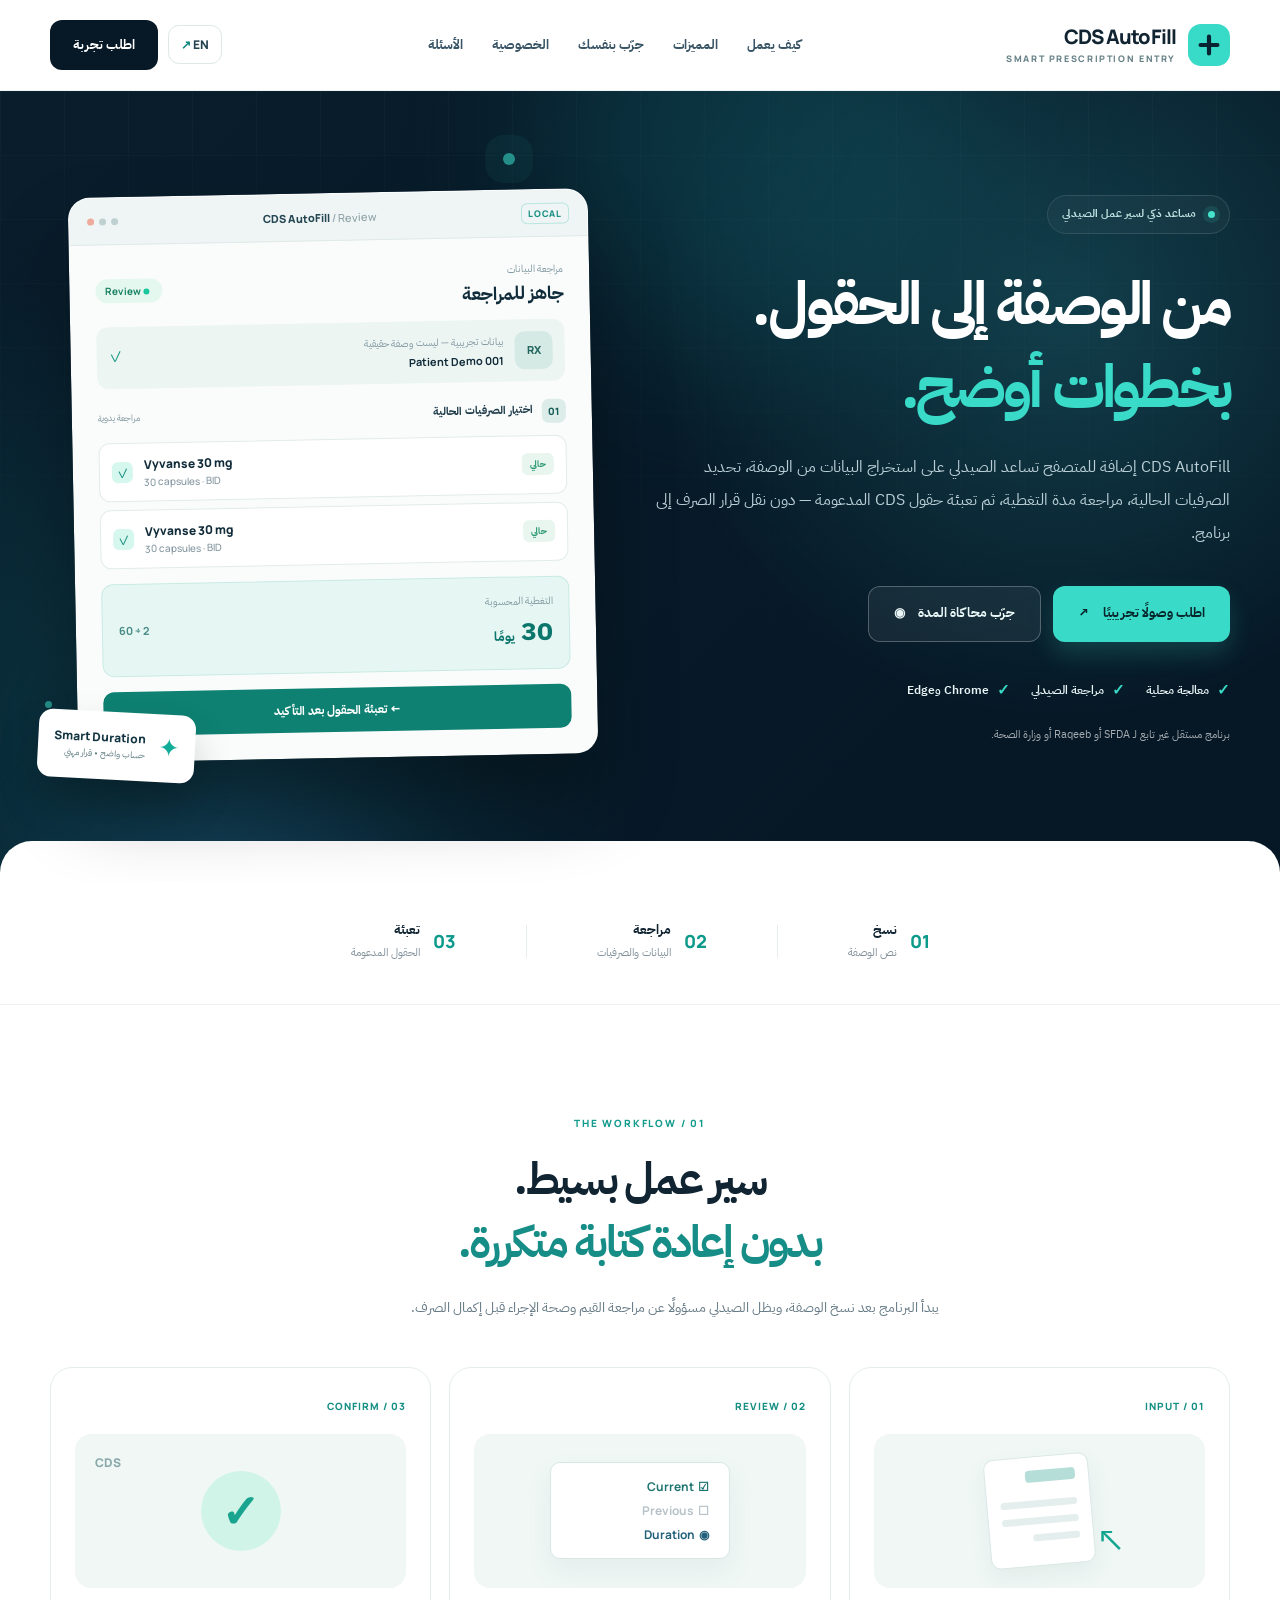
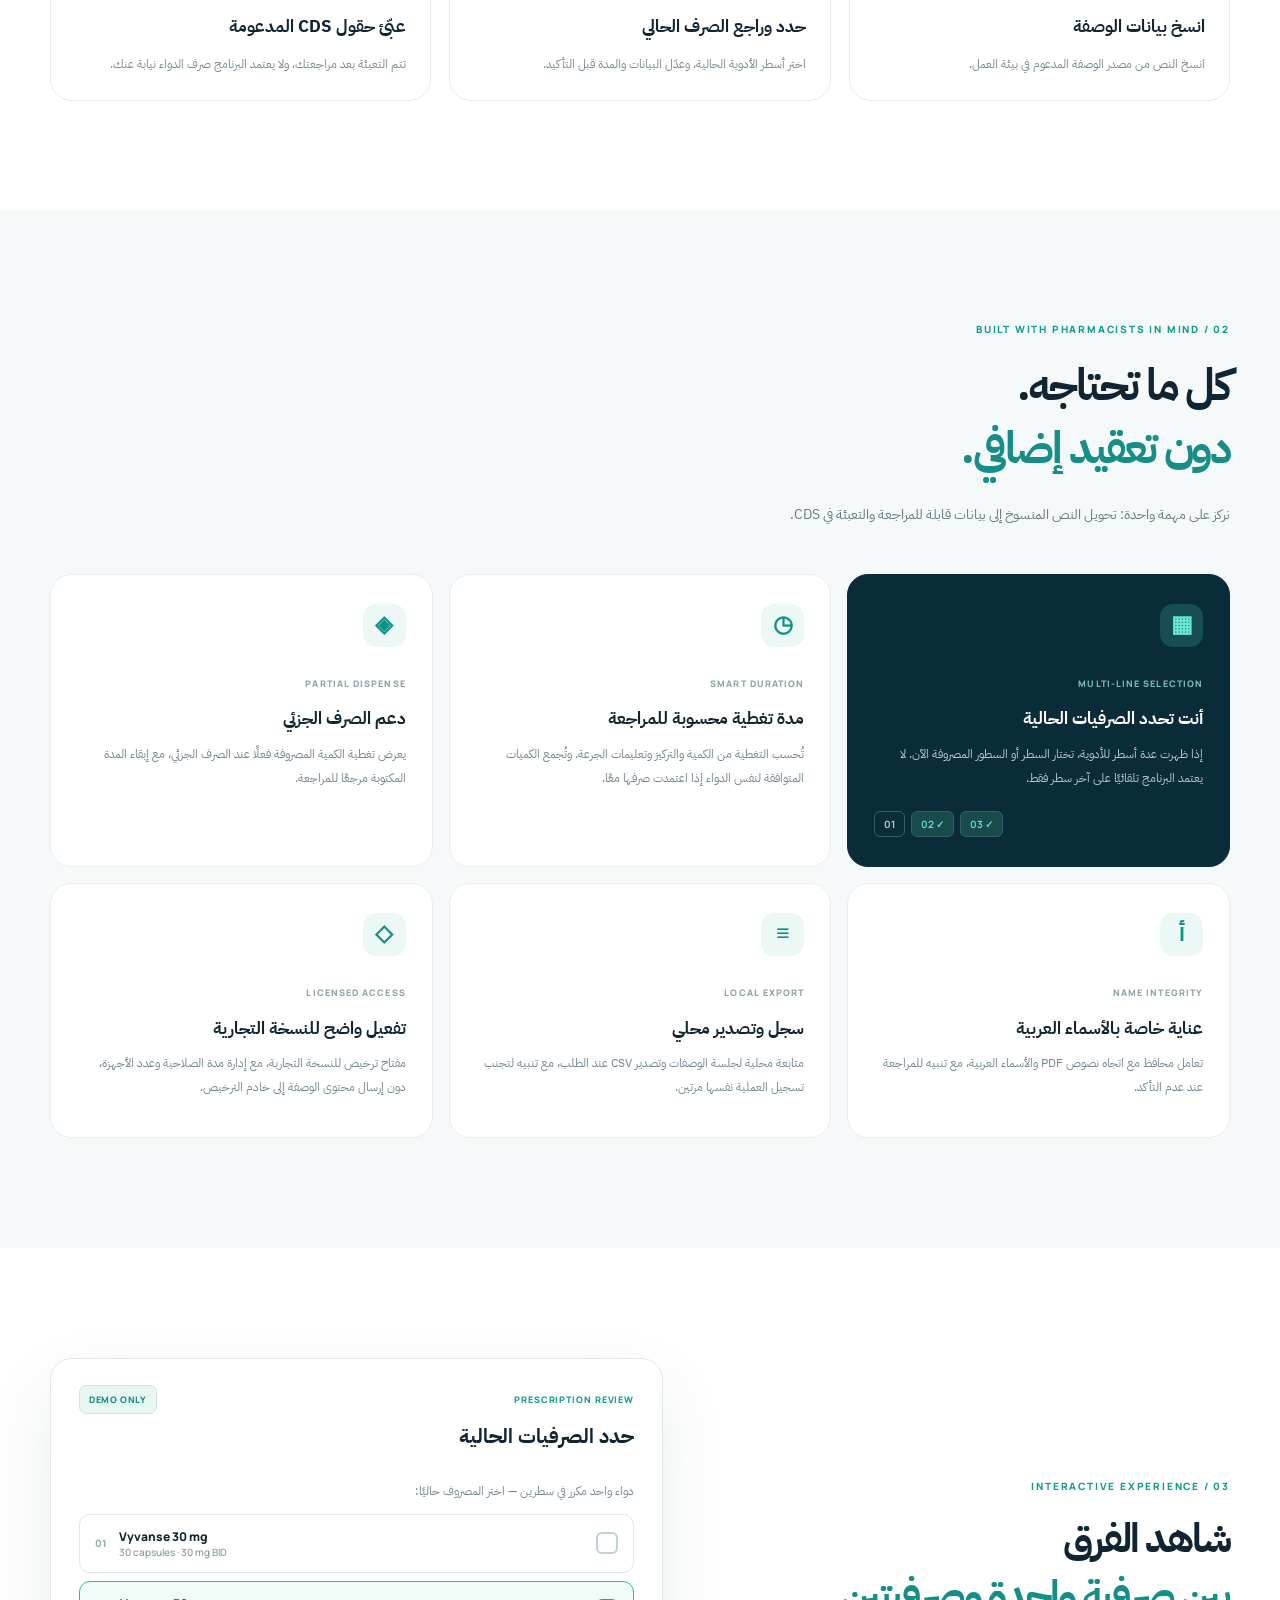
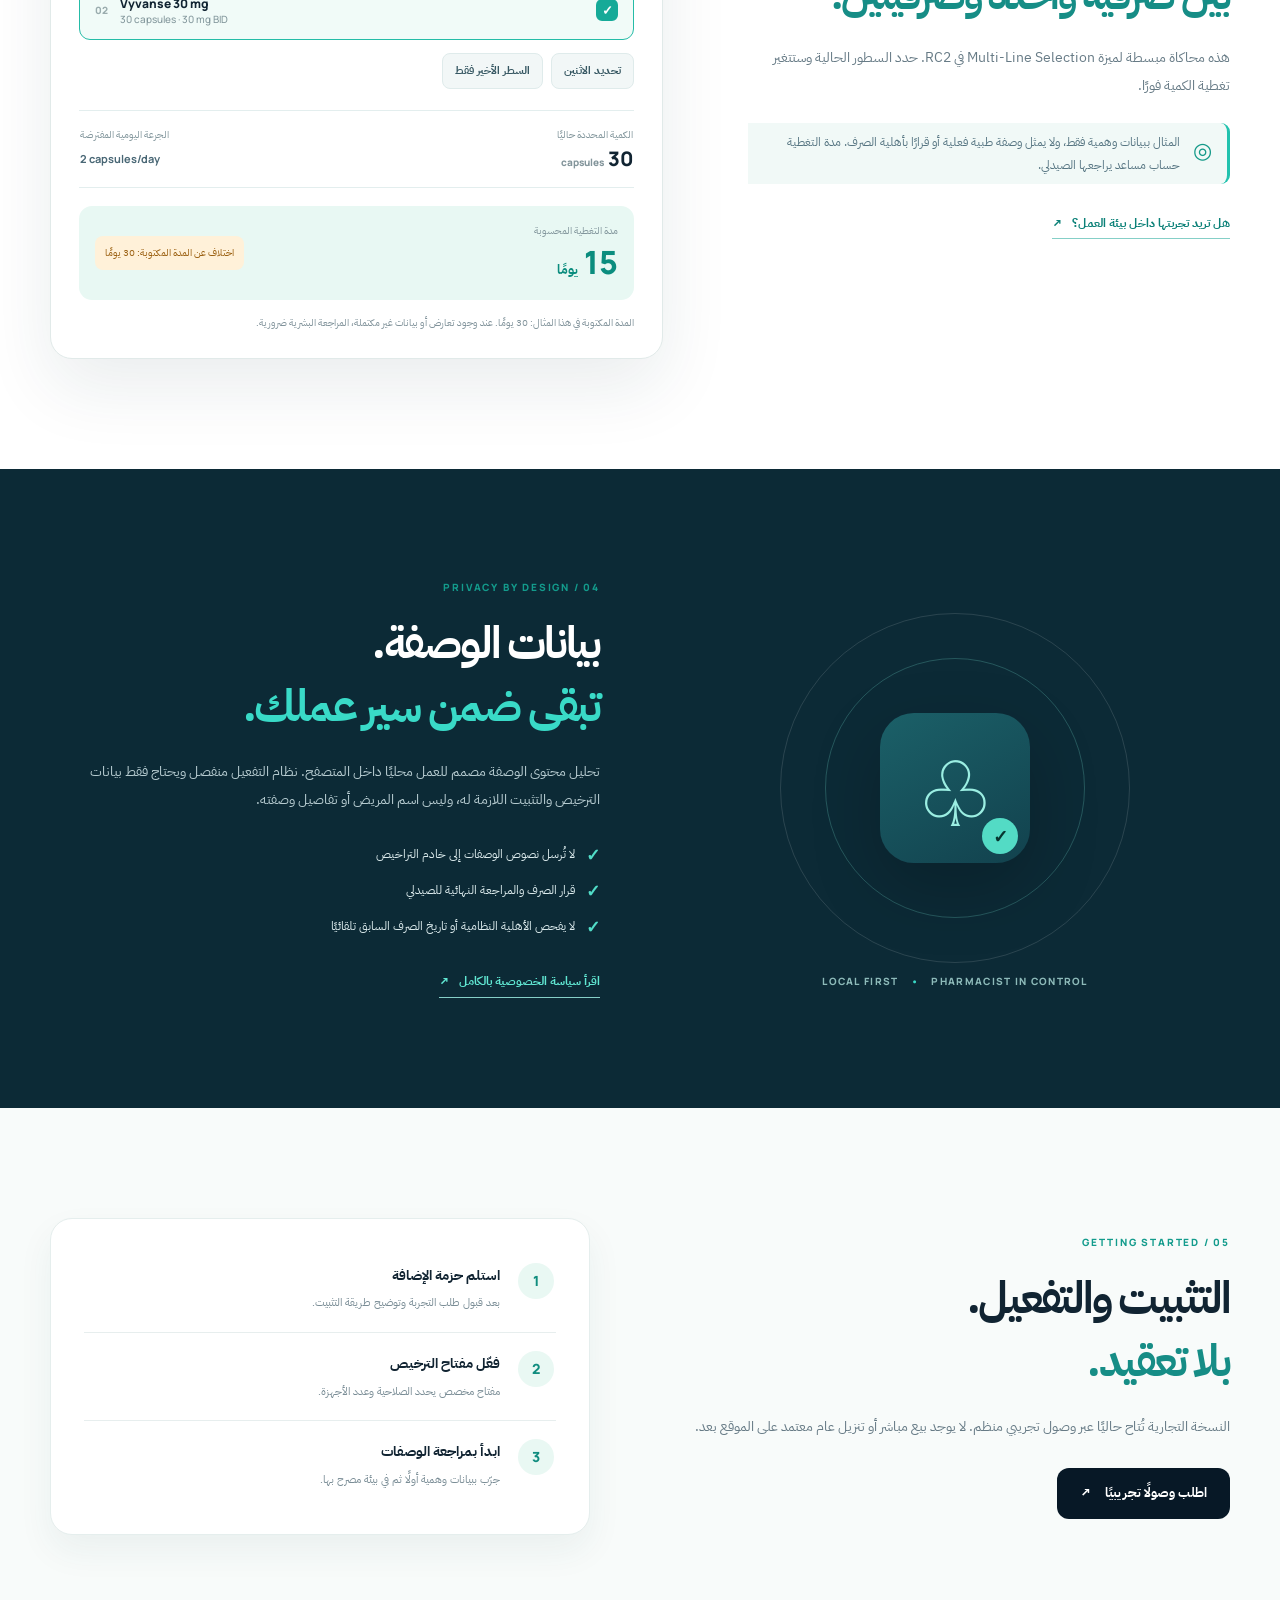
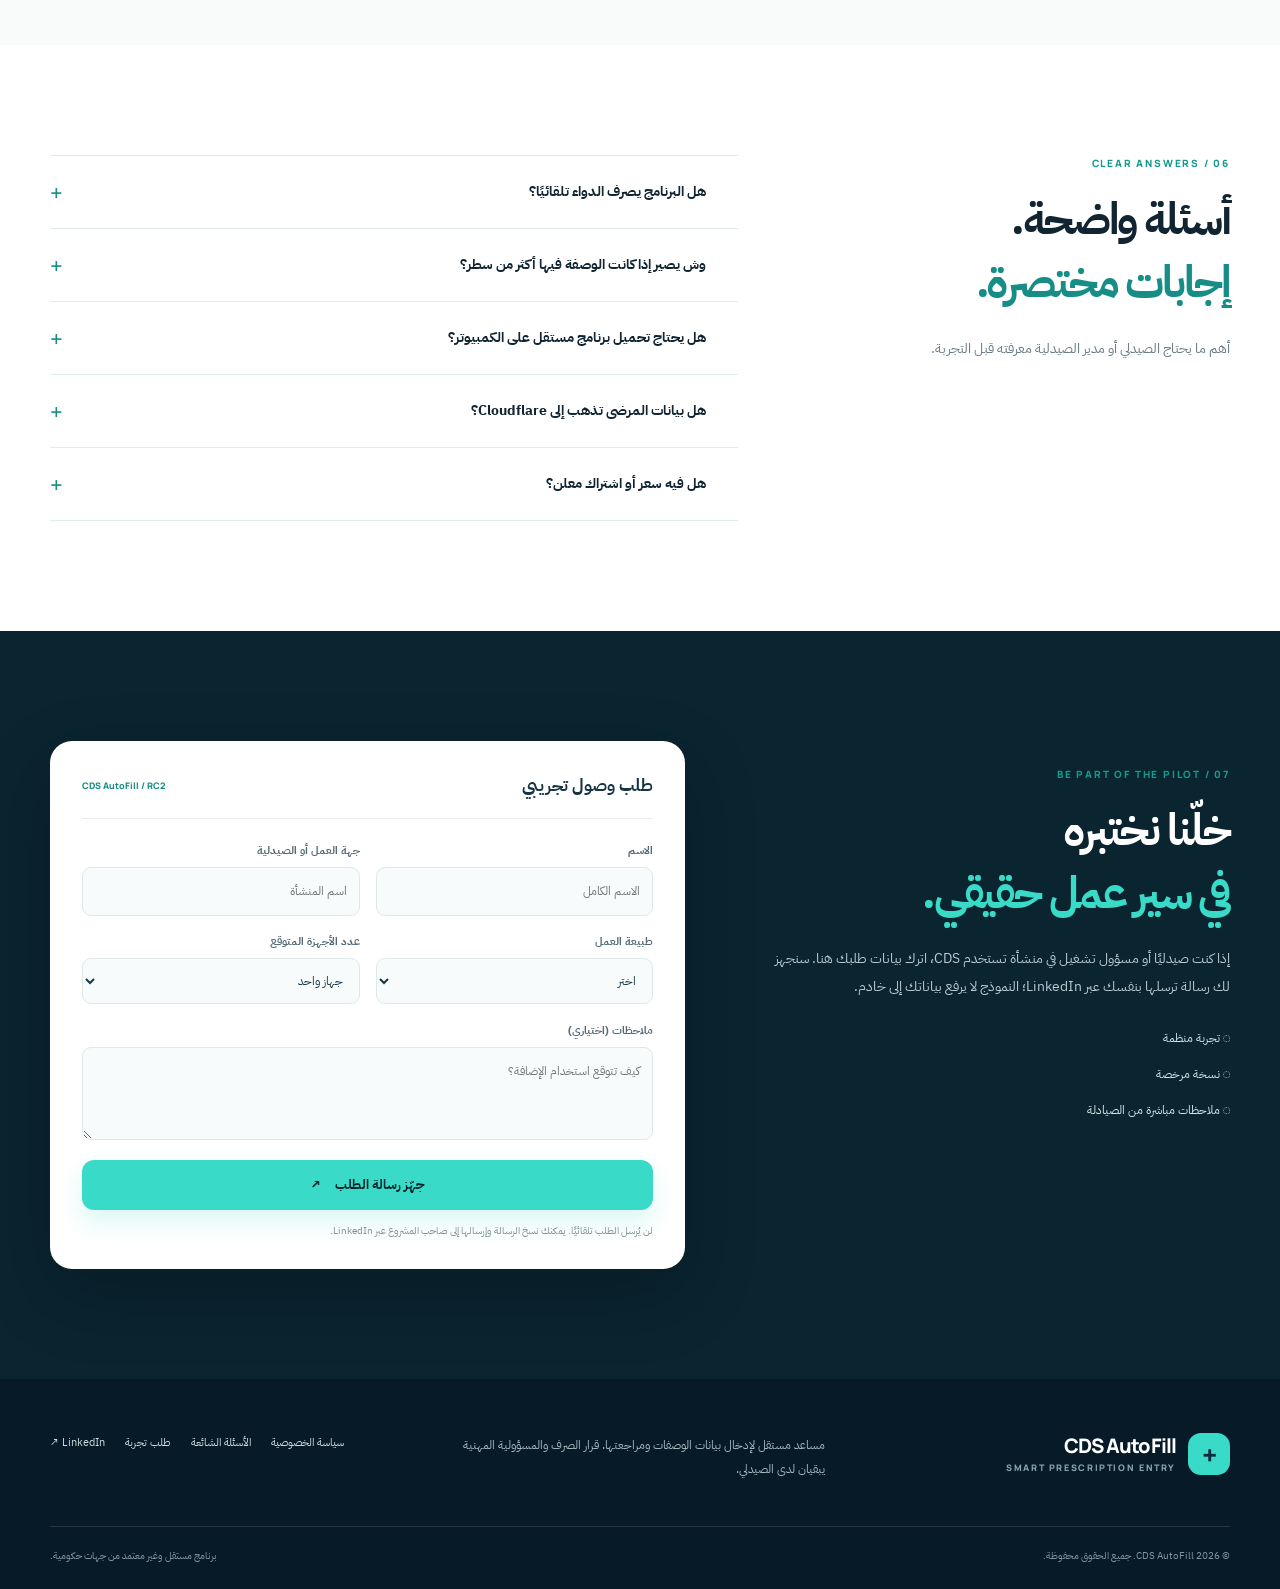
<file: index.html>
<!doctype html>
<html lang="ar" dir="rtl">
<head>
  <meta charset="utf-8">
  <meta name="viewport" content="width=device-width, initial-scale=1">
  <meta name="theme-color" content="#071826">
  <meta name="description" content="CDS AutoFill: إضافة مستقلة لمساعدة الصيادلة على مراجعة بيانات الوصفة وتعبئة حقول CDS المدعومة، مع معالجة محلية واختيار صرفيات الأدوية وحساب المدة للمراجعة.">
  <meta property="og:type" content="website">
  <meta property="og:locale" content="ar_SA">
  <meta property="og:title" content="CDS AutoFill | Prescription entry, simplified">
  <meta property="og:description" content="انسخ الوصفة، راجع الصرفيات والمدة، ثم عبّئ الحقول المدعومة في CDS. برنامج مستقل بمعالجة محلية ومراجعة بشرية.">
  <meta property="og:url" content="https://ali0algamdi14-sketch.github.io/cds-autofill/">
  <meta property="og:image" content="https://ali0algamdi14-sketch.github.io/cds-autofill/social-preview.png">
  <meta name="twitter:card" content="summary_large_image">
  <title>CDS AutoFill — إدخال الوصفات بوضوح وسرعة</title>
  <link rel="icon" href="favicon.svg" type="image/svg+xml">
  <link rel="stylesheet" href="styles.css">
  <script defer src="script.js"></script>
</head>
<body>
  <a class="skip" href="#main">تجاوز إلى المحتوى</a>
  <header class="site-header" id="top">
    <div class="nav-shell container">
      <a class="brand" href="#top" aria-label="CDS AutoFill - Home">
        <span class="brand-mark" aria-hidden="true"><svg viewBox="0 0 40 40" fill="none"><rect x="2" y="2" width="36" height="36" rx="11" fill="#38dbc7"/><path d="M12 20h16M20 12v16" stroke="#082433" stroke-width="4" stroke-linecap="round"/></svg></span>
        <span class="brand-text"><strong>CDS AutoFill</strong><small>SMART PRESCRIPTION ENTRY</small></span>
      </a>
      <nav class="desktop-nav" aria-label="القائمة الرئيسية">
        <a href="#workflow" data-ar="كيف يعمل" data-en="How it works">كيف يعمل</a>
        <a href="#features" data-ar="المميزات" data-en="Features">المميزات</a>
        <a href="#demo" data-ar="جرّب بنفسك" data-en="Live demo">جرّب بنفسك</a>
        <a href="#privacy" data-ar="الخصوصية" data-en="Privacy">الخصوصية</a>
        <a href="#faq" data-ar="الأسئلة" data-en="FAQ">الأسئلة</a>
      </nav>
      <div class="nav-actions">
        <button id="languageToggle" type="button" class="lang-toggle" aria-label="Switch language" title="Switch language">EN <span aria-hidden="true">↗</span></button>
        <a class="button button-dark desktop-cta" href="#contact" data-ar="اطلب تجربة" data-en="Request a pilot">اطلب تجربة</a>
        <button id="mobileMenuToggle" class="mobile-menu" type="button" aria-expanded="false" aria-controls="mobileNav" aria-label="فتح القائمة"><span></span><span></span><span></span></button>
      </div>
    </div>
    <nav id="mobileNav" class="mobile-nav container" aria-label="التنقل للجوال" hidden>
      <a href="#workflow" data-ar="كيف يعمل" data-en="How it works">كيف يعمل</a><a href="#features" data-ar="المميزات" data-en="Features">المميزات</a><a href="#demo" data-ar="تجربة تفاعلية" data-en="Interactive demo">تجربة تفاعلية</a><a href="#privacy" data-ar="الخصوصية" data-en="Privacy">الخصوصية</a><a href="#faq" data-ar="الأسئلة" data-en="FAQ">الأسئلة</a><a href="#contact" data-ar="اطلب تجربة" data-en="Request a pilot">اطلب تجربة</a>
    </nav>
  </header>

  <main id="main">
    <section class="hero section-dark" aria-labelledby="heroTitle">
      <div class="hero-glow hero-glow-a"></div><div class="hero-glow hero-glow-b"></div>
      <div class="container hero-grid">
        <div class="hero-copy">
          <span class="eyebrow"><span class="pulse"></span><span data-ar="مساعد ذكي لسير عمل الصيدلي" data-en="Built for real pharmacy workflows">مساعد ذكي لسير عمل الصيدلي</span></span>
          <h1 id="heroTitle" data-ar="من الوصفة إلى الحقول. <em>بخطوات أوضح.</em>" data-en="From prescription to fields. <em>With greater clarity.</em>">من الوصفة إلى الحقول. <em>بخطوات أوضح.</em></h1>
          <p class="hero-description" data-ar="CDS AutoFill إضافة للمتصفح تساعد الصيدلي على استخراج البيانات من الوصفة، تحديد الصرفيات الحالية، مراجعة مدة التغطية، ثم تعبئة حقول CDS المدعومة — دون نقل قرار الصرف إلى برنامج." data-en="A browser extension that helps pharmacists extract prescription details, choose current dispensing lines, review coverage duration, and fill supported CDS fields. Clinical decisions always remain with the pharmacist.">CDS AutoFill إضافة للمتصفح تساعد الصيدلي على استخراج البيانات من الوصفة، تحديد الصرفيات الحالية، مراجعة مدة التغطية، ثم تعبئة حقول CDS المدعومة — دون نقل قرار الصرف إلى برنامج.</p>
          <div class="hero-actions">
            <a class="button button-primary button-large" href="#contact"><span data-ar="اطلب وصولًا تجريبيًا" data-en="Request pilot access">اطلب وصولًا تجريبيًا</span><span class="arrow" aria-hidden="true">↗</span></a>
            <a class="button button-outline button-large" href="#demo"><span data-ar="جرّب محاكاة المدة" data-en="Explore the demo">جرّب محاكاة المدة</span><span aria-hidden="true">◉</span></a>
          </div>
          <div class="hero-trust" aria-label="Product principles"><span><b>✓</b><span data-ar="معالجة محلية" data-en="Local-first">معالجة محلية</span></span><span><b>✓</b><span data-ar="مراجعة الصيدلي" data-en="Pharmacist review">مراجعة الصيدلي</span></span><span><b>✓</b><span data-ar="Chrome وEdge" data-en="Chrome & Edge">Chrome وEdge</span></span></div>
          <p class="hero-disclaimer" data-ar="برنامج مستقل غير تابع لـ SFDA أو Raqeeb أو وزارة الصحة." data-en="Independent software; not affiliated with SFDA, Raqeeb, or the Ministry of Health.">برنامج مستقل غير تابع لـ SFDA أو Raqeeb أو وزارة الصحة.</p>
        </div>
        <div class="hero-visual" aria-label="واجهة توضيحية للمنتج باستخدام بيانات تجريبية">
          <div class="float-dot dot-1"></div><div class="float-dot dot-2"></div>
          <div class="mock-window">
            <div class="mock-top"><div class="window-dots"><i></i><i></i><i></i></div><div class="mock-location">CDS AutoFill <span>/ Review</span></div><span class="mock-pill">LOCAL</span></div>
            <div class="mock-heading"><div><small data-ar="مراجعة البيانات" data-en="Review workspace">مراجعة البيانات</small><strong data-ar="جاهز للمراجعة" data-en="Ready for review">جاهز للمراجعة</strong></div><span class="state-chip"><span class="tiny-dot"></span> Review</span></div>
            <div class="mock-person"><div class="mock-avatar" aria-hidden="true">RX</div><div><small data-ar="بيانات تجريبية — ليست وصفة حقيقية" data-en="Synthetic demo — not a real prescription">بيانات تجريبية — ليست وصفة حقيقية</small><strong>Patient Demo 001</strong></div><span class="mock-check" aria-hidden="true">✓</span></div>
            <div class="mock-step"><span>01</span><b data-ar="اختيار الصرفيات الحالية" data-en="Select current dispensing lines">اختيار الصرفيات الحالية</b><span class="mock-step-status" data-ar="مراجعة يدوية" data-en="Manual review">مراجعة يدوية</span></div>
            <div class="mock-line"><span class="mock-box checked" aria-hidden="true">✓</span><div><strong>Vyvanse 30 mg</strong><small>30 capsules · BID</small></div><span class="mock-chip" data-ar="حالي" data-en="Current">حالي</span></div>
            <div class="mock-line"><span class="mock-box checked" aria-hidden="true">✓</span><div><strong>Vyvanse 30 mg</strong><small>30 capsules · BID</small></div><span class="mock-chip" data-ar="حالي" data-en="Current">حالي</span></div>
            <div class="mock-result"><div><small data-ar="التغطية المحسوبة" data-en="Calculated coverage">التغطية المحسوبة</small><strong>30 <span data-ar="يومًا" data-en="days">يومًا</span></strong></div><span>60 ÷ 2</span></div>
            <div class="mock-button" data-ar="تعبئة الحقول بعد التأكيد ←" data-en="Fill fields after confirmation ←">تعبئة الحقول بعد التأكيد ←</div>
          </div>
          <div class="floating-note"><span aria-hidden="true">✦</span><div><b>Smart Duration</b><small data-ar="حساب واضح • قرار مهني" data-en="Clear calculation · human decision">حساب واضح • قرار مهني</small></div></div>
        </div>
      </div>
      <div class="hero-bottom" aria-hidden="true"></div>
    </section>

    <section class="metric-strip" aria-label="Product focus"><div class="container metrics">
      <div><span class="metric-icon">01</span><div><b data-ar="نسخ" data-en="Copy">نسخ</b><small data-ar="نص الوصفة" data-en="Prescription text">نص الوصفة</small></div></div>
      <span class="metric-separator"></span>
      <div><span class="metric-icon">02</span><div><b data-ar="مراجعة" data-en="Review">مراجعة</b><small data-ar="البيانات والصرفيات" data-en="Fields & dispense lines">البيانات والصرفيات</small></div></div>
      <span class="metric-separator"></span>
      <div><span class="metric-icon">03</span><div><b data-ar="تعبئة" data-en="Fill">تعبئة</b><small data-ar="الحقول المدعومة" data-en="Supported fields">الحقول المدعومة</small></div></div>
    </div></section>

    <section class="section" id="workflow">
      <div class="container"><div class="section-heading centered"><span class="section-kicker">THE WORKFLOW / 01</span><h2 data-ar="سير عمل بسيط.<br><em>بدون إعادة كتابة متكررة.</em>" data-en="A simpler workflow.<br><em>Less repetitive typing.</em>">سير عمل بسيط.<br><em>بدون إعادة كتابة متكررة.</em></h2><p data-ar="يبدأ البرنامج بعد نسخ الوصفة، ويظل الصيدلي مسؤولًا عن مراجعة القيم وصحة الإجراء قبل إكمال الصرف." data-en="The extension starts from copied prescription text, while the pharmacist reviews all values and remains responsible for dispensing decisions.">يبدأ البرنامج بعد نسخ الوصفة، ويظل الصيدلي مسؤولًا عن مراجعة القيم وصحة الإجراء قبل إكمال الصرف.</p></div>
      <div class="workflow-grid">
        <article class="workflow-card"><span class="step-no">01 / INPUT</span><div class="step-graphic graphic-copy"><div class="mini-rx"><div class="rx-top"></div><span></span><span></span><span class="short"></span></div><div class="mouse-cursor" aria-hidden="true">↖</div></div><h3 data-ar="انسخ بيانات الوصفة" data-en="Copy the prescription">انسخ بيانات الوصفة</h3><p data-ar="انسخ النص من مصدر الوصفة المدعوم في بيئة العمل." data-en="Copy supported prescription text from your authorized workflow.">انسخ النص من مصدر الوصفة المدعوم في بيئة العمل.</p></article>
        <article class="workflow-card"><span class="step-no">02 / REVIEW</span><div class="step-graphic graphic-review"><div class="mini-panel"><span>☑ &nbsp;Current</span><span>☐ &nbsp;Previous</span><span>◉ &nbsp;Duration</span></div></div><h3 data-ar="حدد وراجع الصرف الحالي" data-en="Review current dispensing">حدد وراجع الصرف الحالي</h3><p data-ar="اختر أسطر الأدوية الحالية، وعدّل البيانات والمدة قبل التأكيد." data-en="Select the dispensing lines that are current and review the fields and coverage duration.">اختر أسطر الأدوية الحالية، وعدّل البيانات والمدة قبل التأكيد.</p></article>
        <article class="workflow-card"><span class="step-no">03 / CONFIRM</span><div class="step-graphic graphic-confirm"><div class="mini-confirm">✓</div><span>CDS</span></div><h3 data-ar="عبّئ حقول CDS المدعومة" data-en="Fill supported CDS fields">عبّئ حقول CDS المدعومة</h3><p data-ar="تتم التعبئة بعد مراجعتك، ولا يعتمد البرنامج صرف الدواء نيابة عنك." data-en="Fields are filled after your review. The tool never approves dispensing on your behalf.">تتم التعبئة بعد مراجعتك، ولا يعتمد البرنامج صرف الدواء نيابة عنك.</p></article>
      </div></div>
    </section>

    <section class="section features-section" id="features"><div class="container"><div class="section-heading"><span class="section-kicker">BUILT WITH PHARMACISTS IN MIND / 02</span><h2 data-ar="كل ما تحتاجه.<br><em>دون تعقيد إضافي.</em>" data-en="The essentials.<br><em>Without the extra complexity.</em>">كل ما تحتاجه.<br><em>دون تعقيد إضافي.</em></h2><p data-ar="نركز على مهمة واحدة: تحويل النص المنسوخ إلى بيانات قابلة للمراجعة والتعبئة في CDS." data-en="Focused on one job: turning copied prescription text into reviewable values for supported CDS fields.">نركز على مهمة واحدة: تحويل النص المنسوخ إلى بيانات قابلة للمراجعة والتعبئة في CDS.</p></div>
      <div class="features-grid">
        <article class="feature-card feature-primary"><div class="feature-icon">▦</div><span class="feature-label">MULTI-LINE SELECTION</span><h3 data-ar="أنت تحدد الصرفيات الحالية" data-en="You choose current dispensing rows">أنت تحدد الصرفيات الحالية</h3><p data-ar="إذا ظهرت عدة أسطر للأدوية، تختار السطر أو السطور المصروفة الآن. لا يعتمد البرنامج تلقائيًا على آخر سطر فقط." data-en="When there are multiple rows, choose which ones are being dispensed now; the last row is not assumed current.">إذا ظهرت عدة أسطر للأدوية، تختار السطر أو السطور المصروفة الآن. لا يعتمد البرنامج تلقائيًا على آخر سطر فقط.</p><div class="feature-decoration"><span>01</span><span>02 ✓</span><span>03 ✓</span></div></article>
        <article class="feature-card"><div class="feature-icon">◷</div><span class="feature-label">SMART DURATION</span><h3 data-ar="مدة تغطية محسوبة للمراجعة" data-en="Calculated coverage to review">مدة تغطية محسوبة للمراجعة</h3><p data-ar="تُحسب التغطية من الكمية والتركيز وتعليمات الجرعة. وتُجمع الكميات المتوافقة لنفس الدواء إذا اعتمدت صرفها معًا." data-en="Uses quantity, strength, and dosing instructions; compatible current rows can be aggregated after review.">تُحسب التغطية من الكمية والتركيز وتعليمات الجرعة. وتُجمع الكميات المتوافقة لنفس الدواء إذا اعتمدت صرفها معًا.</p></article>
        <article class="feature-card"><div class="feature-icon">◈</div><span class="feature-label">PARTIAL DISPENSE</span><h3 data-ar="دعم الصرف الجزئي" data-en="Partial dispensing support">دعم الصرف الجزئي</h3><p data-ar="يعرض تغطية الكمية المصروفة فعلًا عند الصرف الجزئي، مع إبقاء المدة المكتوبة مرجعًا للمراجعة." data-en="Shows coverage from the quantity currently supplied while retaining written duration for review.">يعرض تغطية الكمية المصروفة فعلًا عند الصرف الجزئي، مع إبقاء المدة المكتوبة مرجعًا للمراجعة.</p></article>
        <article class="feature-card"><div class="feature-icon">أ</div><span class="feature-label">NAME INTEGRITY</span><h3 data-ar="عناية خاصة بالأسماء العربية" data-en="Arabic name integrity">عناية خاصة بالأسماء العربية</h3><p data-ar="تعامل محافظ مع اتجاه نصوص PDF والأسماء العربية، مع تنبيه للمراجعة عند عدم التأكد." data-en="Conservative handling of PDF text direction and Arabic names, with review prompts for uncertainty.">تعامل محافظ مع اتجاه نصوص PDF والأسماء العربية، مع تنبيه للمراجعة عند عدم التأكد.</p></article>
        <article class="feature-card"><div class="feature-icon">≡</div><span class="feature-label">LOCAL EXPORT</span><h3 data-ar="سجل وتصدير محلي" data-en="Local log and CSV export">سجل وتصدير محلي</h3><p data-ar="متابعة محلية لجلسة الوصفات وتصدير CSV عند الطلب، مع تنبيه لتجنب تسجيل العملية نفسها مرتين." data-en="Optional local session tracking, CSV export, and warnings for repeated entries.">متابعة محلية لجلسة الوصفات وتصدير CSV عند الطلب، مع تنبيه لتجنب تسجيل العملية نفسها مرتين.</p></article>
        <article class="feature-card"><div class="feature-icon">◇</div><span class="feature-label">LICENSED ACCESS</span><h3 data-ar="تفعيل واضح للنسخة التجارية" data-en="Simple commercial activation">تفعيل واضح للنسخة التجارية</h3><p data-ar="مفتاح ترخيص للنسخة التجارية، مع إدارة مدة الصلاحية وعدد الأجهزة، دون إرسال محتوى الوصفة إلى خادم الترخيص." data-en="License key activation with expiry and device limits, without sending prescription content to the license service.">مفتاح ترخيص للنسخة التجارية، مع إدارة مدة الصلاحية وعدد الأجهزة، دون إرسال محتوى الوصفة إلى خادم الترخيص.</p></article>
      </div></div></section>

    <section class="section demo-section" id="demo"><div class="container demo-grid"><div class="demo-intro"><span class="section-kicker">INTERACTIVE EXPERIENCE / 03</span><h2 data-ar="شاهد الفرق<br><em>بين صرفية واحدة وصرفيتين.</em>" data-en="See the difference<br><em>between one and two rows.</em>">شاهد الفرق<br><em>بين صرفية واحدة وصرفيتين.</em></h2><p data-ar="هذه محاكاة مبسطة لميزة Multi-Line Selection في RC2. حدد السطور الحالية وستتغير تغطية الكمية فورًا." data-en="An illustrative simulation of RC2 multi-line selection. Choose current rows to explore quantity coverage.">هذه محاكاة مبسطة لميزة Multi-Line Selection في RC2. حدد السطور الحالية وستتغير تغطية الكمية فورًا.</p><div class="demo-explain"><span aria-hidden="true">◎</span><p data-ar="المثال ببيانات وهمية فقط، ولا يمثل وصفة طبية فعلية أو قرارًا بأهلية الصرف. مدة التغطية حساب مساعد يراجعها الصيدلي." data-en="Synthetic demonstration only, not a clinical prescription or dispensing eligibility decision. The pharmacist reviews coverage estimates.">المثال ببيانات وهمية فقط، ولا يمثل وصفة طبية فعلية أو قرارًا بأهلية الصرف. مدة التغطية حساب مساعد يراجعها الصيدلي.</p></div><a class="text-link" href="#contact"><span data-ar="هل تريد تجربتها داخل بيئة العمل؟" data-en="Interested in a workplace pilot?">هل تريد تجربتها داخل بيئة العمل؟</span> <span aria-hidden="true">↗</span></a></div>
      <div class="demo-panel" aria-label="Interactive duration simulation"><div class="demo-panel-head"><div><span class="demo-panel-label">PRESCRIPTION REVIEW</span><h3 data-ar="حدد الصرفيات الحالية" data-en="Select current rows">حدد الصرفيات الحالية</h3></div><span class="demo-badge">DEMO ONLY</span></div>
        <div class="demo-panel-help" data-ar="دواء واحد مكرر في سطرين — اختر المصروف حاليًا:" data-en="The same medication appears in two rows — select current dispensing:">دواء واحد مكرر في سطرين — اختر المصروف حاليًا:</div>
        <label class="demo-med-row" for="demoRow1"><input id="demoRow1" type="checkbox"><span class="demo-custom-check" aria-hidden="true">✓</span><span class="demo-med-name"><strong>Vyvanse 30 mg</strong><small>30 capsules · 30 mg BID</small></span><span class="demo-row-number">01</span></label>
        <label class="demo-med-row selected" for="demoRow2"><input id="demoRow2" type="checkbox" checked><span class="demo-custom-check" aria-hidden="true">✓</span><span class="demo-med-name"><strong>Vyvanse 30 mg</strong><small>30 capsules · 30 mg BID</small></span><span class="demo-row-number">02</span></label>
        <div class="demo-controls"><button type="button" id="demoSelectAll" data-ar="تحديد الاثنين" data-en="Select both">تحديد الاثنين</button><button type="button" id="demoLastOnly" data-ar="السطر الأخير فقط" data-en="Last row only">السطر الأخير فقط</button></div>
        <div class="demo-total"><div><small data-ar="الكمية المحددة حاليًا" data-en="Currently selected quantity">الكمية المحددة حاليًا</small><strong id="demoQuantity">30 <span>capsules</span></strong></div><div class="demo-equation"><small data-ar="الجرعة اليومية المفترضة" data-en="Assumed daily units">الجرعة اليومية المفترضة</small><strong>2 capsules/day</strong></div></div>
        <div class="demo-duration"><div><small data-ar="مدة التغطية المحسوبة" data-en="Estimated coverage">مدة التغطية المحسوبة</small><strong><span id="demoDuration" aria-live="polite">15</span> <span id="demoDays" data-ar="يومًا" data-en="days">يومًا</span></strong></div><span id="demoDurationStatus" class="demo-warning" data-ar="اختلاف عن المدة المكتوبة: 30 يومًا" data-en="Differs from written 30 days">اختلاف عن المدة المكتوبة: 30 يومًا</span></div>
        <p class="demo-mini-note" data-ar="المدة المكتوبة في هذا المثال: 30 يومًا. عند وجود تعارض أو بيانات غير مكتملة، المراجعة البشرية ضرورية." data-en="Written duration in this example: 30 days. Conflicts or missing data require pharmacist review.">المدة المكتوبة في هذا المثال: 30 يومًا. عند وجود تعارض أو بيانات غير مكتملة، المراجعة البشرية ضرورية.</p>
      </div>
    </div></section>

    <section class="section privacy-section" id="privacy"><div class="container privacy-grid"><div class="privacy-illustration"><div class="privacy-orbit orbit-a"></div><div class="privacy-orbit orbit-b"></div><div class="privacy-lock">♧<span>✓</span></div><div class="privacy-caption">LOCAL FIRST <span>•</span> PHARMACIST IN CONTROL</div></div><div class="privacy-copy"><span class="section-kicker">PRIVACY BY DESIGN / 04</span><h2 data-ar="بيانات الوصفة.<br><em>تبقى ضمن سير عملك.</em>" data-en="Prescription data.<br><em>Handled locally.</em>">بيانات الوصفة.<br><em>تبقى ضمن سير عملك.</em></h2><p data-ar="تحليل محتوى الوصفة مصمم للعمل محليًا داخل المتصفح. نظام التفعيل منفصل ويحتاج فقط بيانات الترخيص والتثبيت اللازمة له، وليس اسم المريض أو تفاصيل وصفته." data-en="Prescription parsing is designed to run locally in the browser. License checks use only the licensing and installation information needed for activation, not patient names or prescription details.">تحليل محتوى الوصفة مصمم للعمل محليًا داخل المتصفح. نظام التفعيل منفصل ويحتاج فقط بيانات الترخيص والتثبيت اللازمة له، وليس اسم المريض أو تفاصيل وصفته.</p><div class="privacy-list"><div><span>✓</span><span data-ar="لا تُرسل نصوص الوصفات إلى خادم التراخيص" data-en="No prescription text sent to the license server">لا تُرسل نصوص الوصفات إلى خادم التراخيص</span></div><div><span>✓</span><span data-ar="قرار الصرف والمراجعة النهائية للصيدلي" data-en="The pharmacist retains final review and decisions">قرار الصرف والمراجعة النهائية للصيدلي</span></div><div><span>✓</span><span data-ar="لا يفحص الأهلية النظامية أو تاريخ الصرف السابق تلقائيًا" data-en="No automated eligibility or historical dispensing checks">لا يفحص الأهلية النظامية أو تاريخ الصرف السابق تلقائيًا</span></div></div><a class="text-link" href="privacy.html"><span data-ar="اقرأ سياسة الخصوصية بالكامل" data-en="Read our privacy policy">اقرأ سياسة الخصوصية بالكامل</span> <span aria-hidden="true">↗</span></a></div></div></section>

    <section class="section activate-section" id="activation"><div class="container activate-grid"><div><span class="section-kicker">GETTING STARTED / 05</span><h2 data-ar="التثبيت والتفعيل.<br><em>بلا تعقيد.</em>" data-en="Install and activate.<br><em>Without the complexity.</em>">التثبيت والتفعيل.<br><em>بلا تعقيد.</em></h2><p data-ar="النسخة التجارية تُتاح حاليًا عبر وصول تجريبي منظم. لا يوجد بيع مباشر أو تنزيل عام معتمد على الموقع بعد." data-en="Commercial access is currently offered through a managed pilot. Public download and checkout are not yet available on this website.">النسخة التجارية تُتاح حاليًا عبر وصول تجريبي منظم. لا يوجد بيع مباشر أو تنزيل عام معتمد على الموقع بعد.</p><a class="button button-dark" href="#contact"><span data-ar="اطلب وصولًا تجريبيًا" data-en="Request pilot access">اطلب وصولًا تجريبيًا</span> ↗</a></div><div class="activation-steps"><div><span>1</span><div><b data-ar="استلم حزمة الإضافة" data-en="Receive the extension package">استلم حزمة الإضافة</b><small data-ar="بعد قبول طلب التجربة وتوضيح طريقة التثبيت." data-en="After pilot acceptance and installation guidance.">بعد قبول طلب التجربة وتوضيح طريقة التثبيت.</small></div></div><div><span>2</span><div><b data-ar="فعّل مفتاح الترخيص" data-en="Activate your license key">فعّل مفتاح الترخيص</b><small data-ar="مفتاح مخصص يحدد الصلاحية وعدد الأجهزة." data-en="A dedicated key with expiry and device limits.">مفتاح مخصص يحدد الصلاحية وعدد الأجهزة.</small></div></div><div><span>3</span><div><b data-ar="ابدأ بمراجعة الوصفات" data-en="Start reviewing prescriptions">ابدأ بمراجعة الوصفات</b><small data-ar="جرّب ببيانات وهمية أولًا ثم في بيئة مصرح بها." data-en="Start with synthetic test data, then within an authorized workflow.">جرّب ببيانات وهمية أولًا ثم في بيئة مصرح بها.</small></div></div></div></div></section>

    <section class="section faq-section" id="faq"><div class="container faq-grid"><div class="section-heading"><span class="section-kicker">CLEAR ANSWERS / 06</span><h2 data-ar="أسئلة واضحة.<br><em>إجابات مختصرة.</em>" data-en="Clear questions.<br><em>Short answers.</em>">أسئلة واضحة.<br><em>إجابات مختصرة.</em></h2><p data-ar="أهم ما يحتاج الصيدلي أو مدير الصيدلية معرفته قبل التجربة." data-en="What pharmacists and pharmacy managers need to know before a pilot.">أهم ما يحتاج الصيدلي أو مدير الصيدلية معرفته قبل التجربة.</p></div><div class="faq-list">
      <details><summary data-ar="هل البرنامج يصرف الدواء تلقائيًا؟" data-en="Does the tool dispense medications automatically?">هل البرنامج يصرف الدواء تلقائيًا؟</summary><p data-ar="لا. هو مساعد لإدخال بيانات الوصفة ومراجعتها، ولا يحل محل الصيدلي أو المتطلبات التنظيمية." data-en="No. It helps review and enter information but never replaces the pharmacist or regulatory requirements.">لا. هو مساعد لإدخال بيانات الوصفة ومراجعتها، ولا يحل محل الصيدلي أو المتطلبات التنظيمية.</p></details>
      <details><summary data-ar="وش يصير إذا كانت الوصفة فيها أكثر من سطر؟" data-en="What if a prescription has multiple medication rows?">وش يصير إذا كانت الوصفة فيها أكثر من سطر؟</summary><p data-ar="تختار السطور التي تمثل الصرف الحالي. ويمكن حساب تغطية الكمية المجمعة للسطور المتوافقة من الدواء نفسه بعد المراجعة." data-en="You choose current dispensing lines. Compatible rows of the same medication can be aggregated for a coverage estimate after review.">تختار السطور التي تمثل الصرف الحالي. ويمكن حساب تغطية الكمية المجمعة للسطور المتوافقة من الدواء نفسه بعد المراجعة.</p></details>
      <details><summary data-ar="هل يحتاج تحميل برنامج مستقل على الكمبيوتر؟" data-en="Do I need a separate desktop application?">هل يحتاج تحميل برنامج مستقل على الكمبيوتر؟</summary><p data-ar="لا؛ المنتج الأساسي إضافة لمتصفح Chrome أو Edge على الكمبيوتر، ويتطلب بيئة العمل المدعومة." data-en="No. The core product is an extension for desktop Chrome or Edge in a supported workflow.">لا؛ المنتج الأساسي إضافة لمتصفح Chrome أو Edge على الكمبيوتر، ويتطلب بيئة العمل المدعومة.</p></details>
      <details><summary data-ar="هل بيانات المرضى تذهب إلى Cloudflare؟" data-en="Does patient data go to Cloudflare?">هل بيانات المرضى تذهب إلى Cloudflare؟</summary><p data-ar="لا يُرسل محتوى الوصفة إلى خدمة التراخيص. يتم التحقق من مفتاح الترخيص وبيانات التثبيت اللازمة للتفعيل فقط." data-en="Prescription content is not sent to the licensing service. Only license and installation information necessary for activation is checked.">لا يُرسل محتوى الوصفة إلى خدمة التراخيص. يتم التحقق من مفتاح الترخيص وبيانات التثبيت اللازمة للتفعيل فقط.</p></details>
      <details><summary data-ar="هل فيه سعر أو اشتراك معلن؟" data-en="Is there a published price?">هل فيه سعر أو اشتراك معلن؟</summary><p data-ar="التراخيص متاحة حاليًا للتجارب المنسقة، والتسعير التجاري يتحدد حسب نطاق الاستخدام بعد اكتمال الاختبارات." data-en="Licenses are currently available for managed pilots. Commercial terms will be shared after validation and depend on usage scope.">التراخيص متاحة حاليًا للتجارب المنسقة، والتسعير التجاري يتحدد حسب نطاق الاستخدام بعد اكتمال الاختبارات.</p></details>
      </div></div></section>

    <section class="section contact-section" id="contact"><div class="container contact-grid"><div class="contact-copy"><span class="section-kicker">BE PART OF THE PILOT / 07</span><h2 data-ar="خلّنا نختبره<br><em>في سير عمل حقيقي.</em>" data-en="Let's validate it<br><em>in a real workflow.</em>">خلّنا نختبره<br><em>في سير عمل حقيقي.</em></h2><p data-ar="إذا كنت صيدليًا أو مسؤول تشغيل في منشأة تستخدم CDS، اترك بيانات طلبك هنا. سنجهز لك رسالة ترسلها بنفسك عبر LinkedIn؛ النموذج لا يرفع بياناتك إلى خادم." data-en="Pharmacist or pharmacy operations lead? Prepare a request here, then send it through LinkedIn yourself. This form does not upload your details to a server.">إذا كنت صيدليًا أو مسؤول تشغيل في منشأة تستخدم CDS، اترك بيانات طلبك هنا. سنجهز لك رسالة ترسلها بنفسك عبر LinkedIn؛ النموذج لا يرفع بياناتك إلى خادم.</p><div class="contact-points"><span>◌ <span data-ar="تجربة منظمة" data-en="Managed pilot">تجربة منظمة</span></span><span>◌ <span data-ar="نسخة مرخصة" data-en="Licensed access">نسخة مرخصة</span></span><span>◌ <span data-ar="ملاحظات مباشرة من الصيادلة" data-en="Pharmacist feedback">ملاحظات مباشرة من الصيادلة</span></span></div></div>
      <form id="pilotForm" class="pilot-form" novalidate><div class="form-header"><strong data-ar="طلب وصول تجريبي" data-en="Pilot access request">طلب وصول تجريبي</strong><span>CDS AutoFill / RC2</span></div><div class="form-grid"><label><span data-ar="الاسم" data-en="Your name">الاسم</span><input name="name" autocomplete="name" required maxlength="100" placeholder="الاسم الكامل" data-ar-placeholder="الاسم الكامل" data-en-placeholder="Full name"></label><label><span data-ar="جهة العمل أو الصيدلية" data-en="Pharmacy or organization">جهة العمل أو الصيدلية</span><input name="organization" maxlength="120" required placeholder="اسم المنشأة" data-ar-placeholder="اسم المنشأة" data-en-placeholder="Organization name"></label><label><span data-ar="طبيعة العمل" data-en="Your role">طبيعة العمل</span><select name="role" required><option value="" data-ar="اختر" data-en="Select">اختر</option><option value="pharmacist" data-ar="صيدلي" data-en="Pharmacist">صيدلي</option><option value="manager" data-ar="مسؤول صيدلية" data-en="Pharmacy manager">مسؤول صيدلية</option><option value="operations" data-ar="تشغيل / تقنية" data-en="Operations / IT">تشغيل / تقنية</option><option value="other" data-ar="أخرى" data-en="Other">أخرى</option></select></label><label><span data-ar="عدد الأجهزة المتوقع" data-en="Expected devices">عدد الأجهزة المتوقع</span><select name="devices"><option value="1" data-ar="جهاز واحد" data-en="1 device">جهاز واحد</option><option value="2-5" data-ar="2 إلى 5 أجهزة" data-en="2–5 devices">2 إلى 5 أجهزة</option><option value="6+" data-ar="6 أجهزة أو أكثر" data-en="6+ devices">6 أجهزة أو أكثر</option></select></label></div><label class="form-message"><span data-ar="ملاحظات (اختياري)" data-en="Notes (optional)">ملاحظات (اختياري)</span><textarea name="notes" rows="3" maxlength="600" placeholder="كيف تتوقع استخدام الإضافة؟" data-ar-placeholder="كيف تتوقع استخدام الإضافة؟" data-en-placeholder="How would you use the extension?"></textarea></label><button type="submit" class="button button-primary button-form"><span data-ar="جهّز رسالة الطلب" data-en="Prepare my request">جهّز رسالة الطلب</span> <span aria-hidden="true">↗</span></button><p class="form-notice" data-ar="لن يُرسل الطلب تلقائيًا. يمكنك نسخ الرسالة وإرسالها إلى صاحب المشروع عبر LinkedIn." data-en="Nothing is submitted automatically. Copy the message and send it to the creator via LinkedIn.">لن يُرسل الطلب تلقائيًا. يمكنك نسخ الرسالة وإرسالها إلى صاحب المشروع عبر LinkedIn.</p><div id="pilotResponse" class="pilot-response" hidden><p id="pilotResponseStatus" role="status"></p><textarea id="pilotMessage" readonly rows="6" aria-label="رسالة طلب التجربة"></textarea><div class="pilot-actions"><button id="copyRequest" type="button" class="button button-dark" data-ar="نسخ الرسالة" data-en="Copy message">نسخ الرسالة</button><a class="button button-outline-light" href="https://sa.linkedin.com/in/ali-al-ghamdi-3a68271b6" target="_blank" rel="noopener noreferrer"><span data-ar="افتح LinkedIn للإرسال" data-en="Open LinkedIn to send">افتح LinkedIn للإرسال</span> ↗</a></div></div></form>
    </div></section>
  </main>
  <footer class="footer"><div class="container"><div class="footer-main"><a class="brand footer-brand" href="#top"><span class="brand-mark" aria-hidden="true">+</span><span class="brand-text"><strong>CDS AutoFill</strong><small>SMART PRESCRIPTION ENTRY</small></span></a><p data-ar="مساعد مستقل لإدخال بيانات الوصفات ومراجعتها. قرار الصرف والمسؤولية المهنية يبقيان لدى الصيدلي." data-en="Independent prescription entry and review assistance. Professional decisions remain with the pharmacist.">مساعد مستقل لإدخال بيانات الوصفات ومراجعتها. قرار الصرف والمسؤولية المهنية يبقيان لدى الصيدلي.</p><div class="footer-links"><a href="privacy.html" data-ar="سياسة الخصوصية" data-en="Privacy policy">سياسة الخصوصية</a><a href="#faq" data-ar="الأسئلة الشائعة" data-en="FAQ">الأسئلة الشائعة</a><a href="#contact" data-ar="طلب تجربة" data-en="Request pilot">طلب تجربة</a><a href="https://sa.linkedin.com/in/ali-al-ghamdi-3a68271b6" target="_blank" rel="noopener noreferrer">LinkedIn ↗</a></div></div><div class="footer-bottom"><span>© <span id="year">2026</span> CDS AutoFill. <span data-ar="جميع الحقوق محفوظة." data-en="All rights reserved.">جميع الحقوق محفوظة.</span></span><span data-ar="برنامج مستقل وغير معتمد من جهات حكومية." data-en="Independent; not endorsed by government agencies.">برنامج مستقل وغير معتمد من جهات حكومية.</span></div></div></footer>
</body>
</html>
</file>
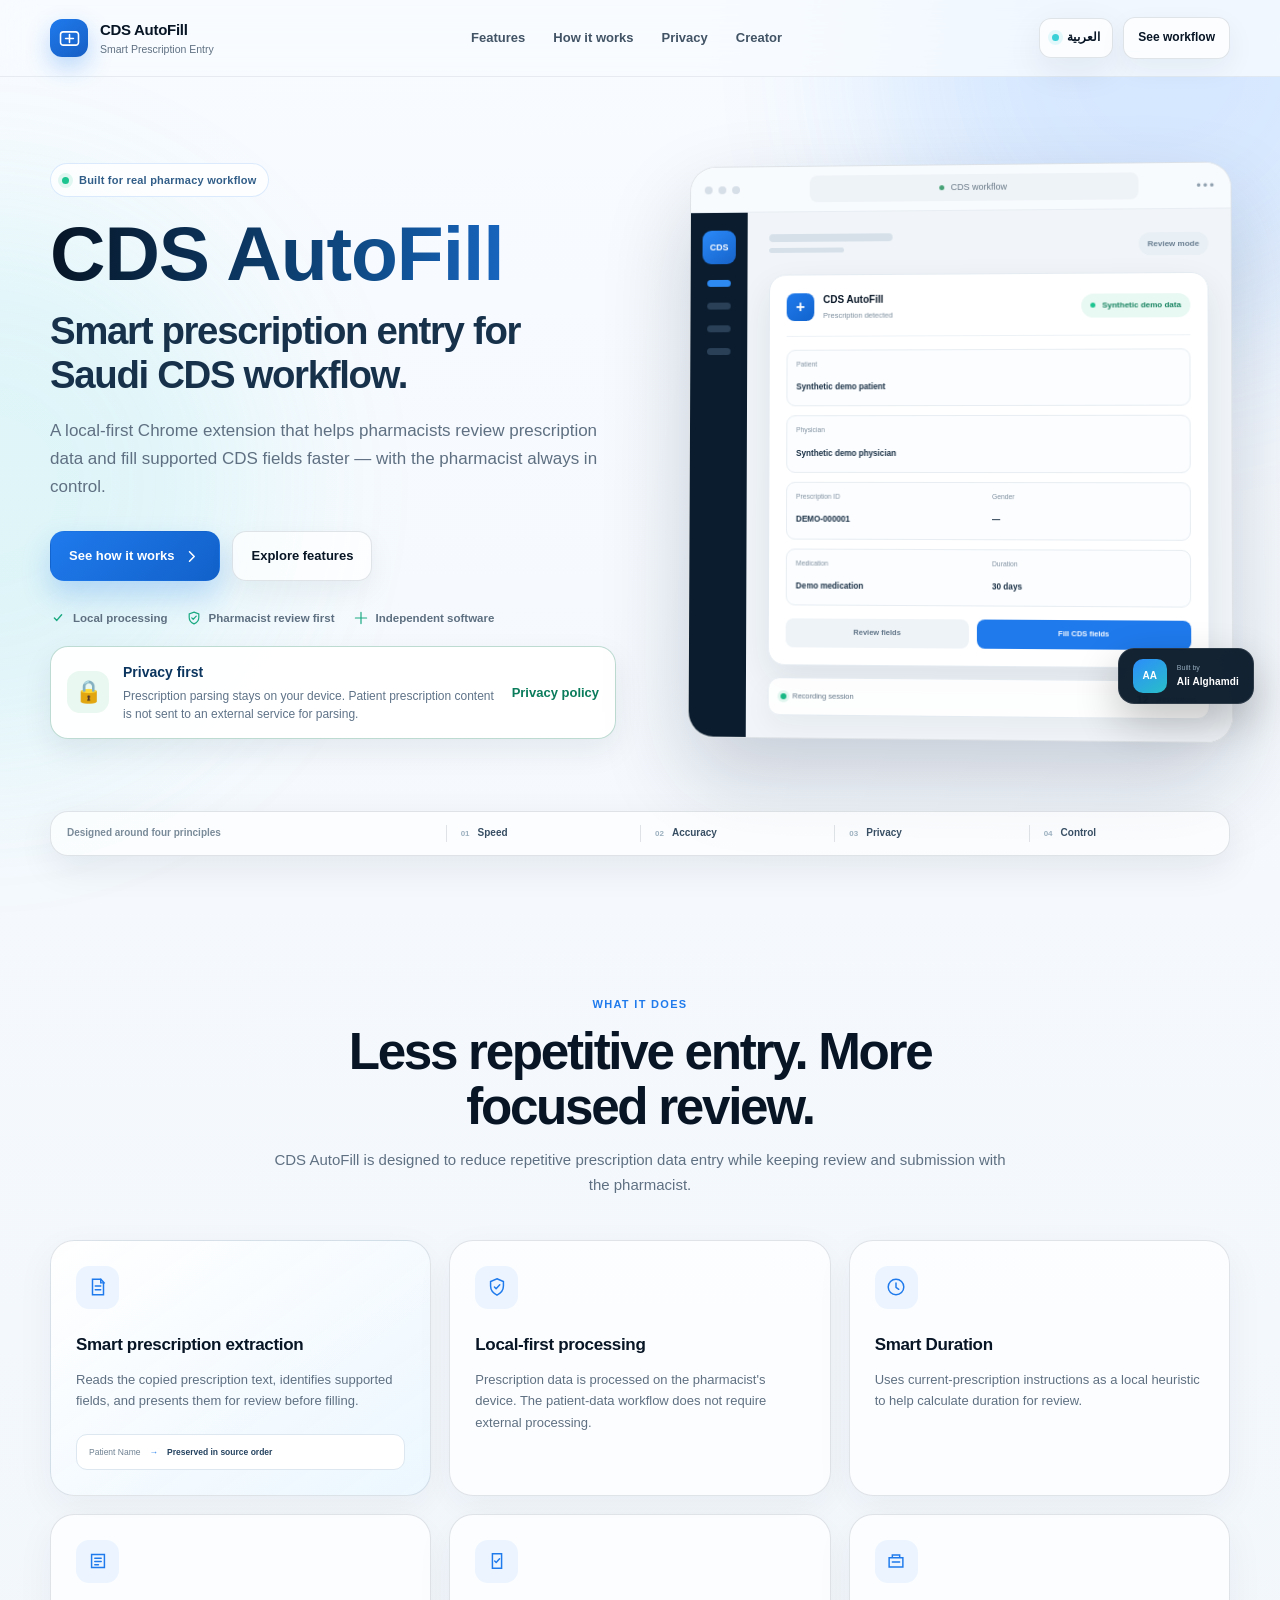
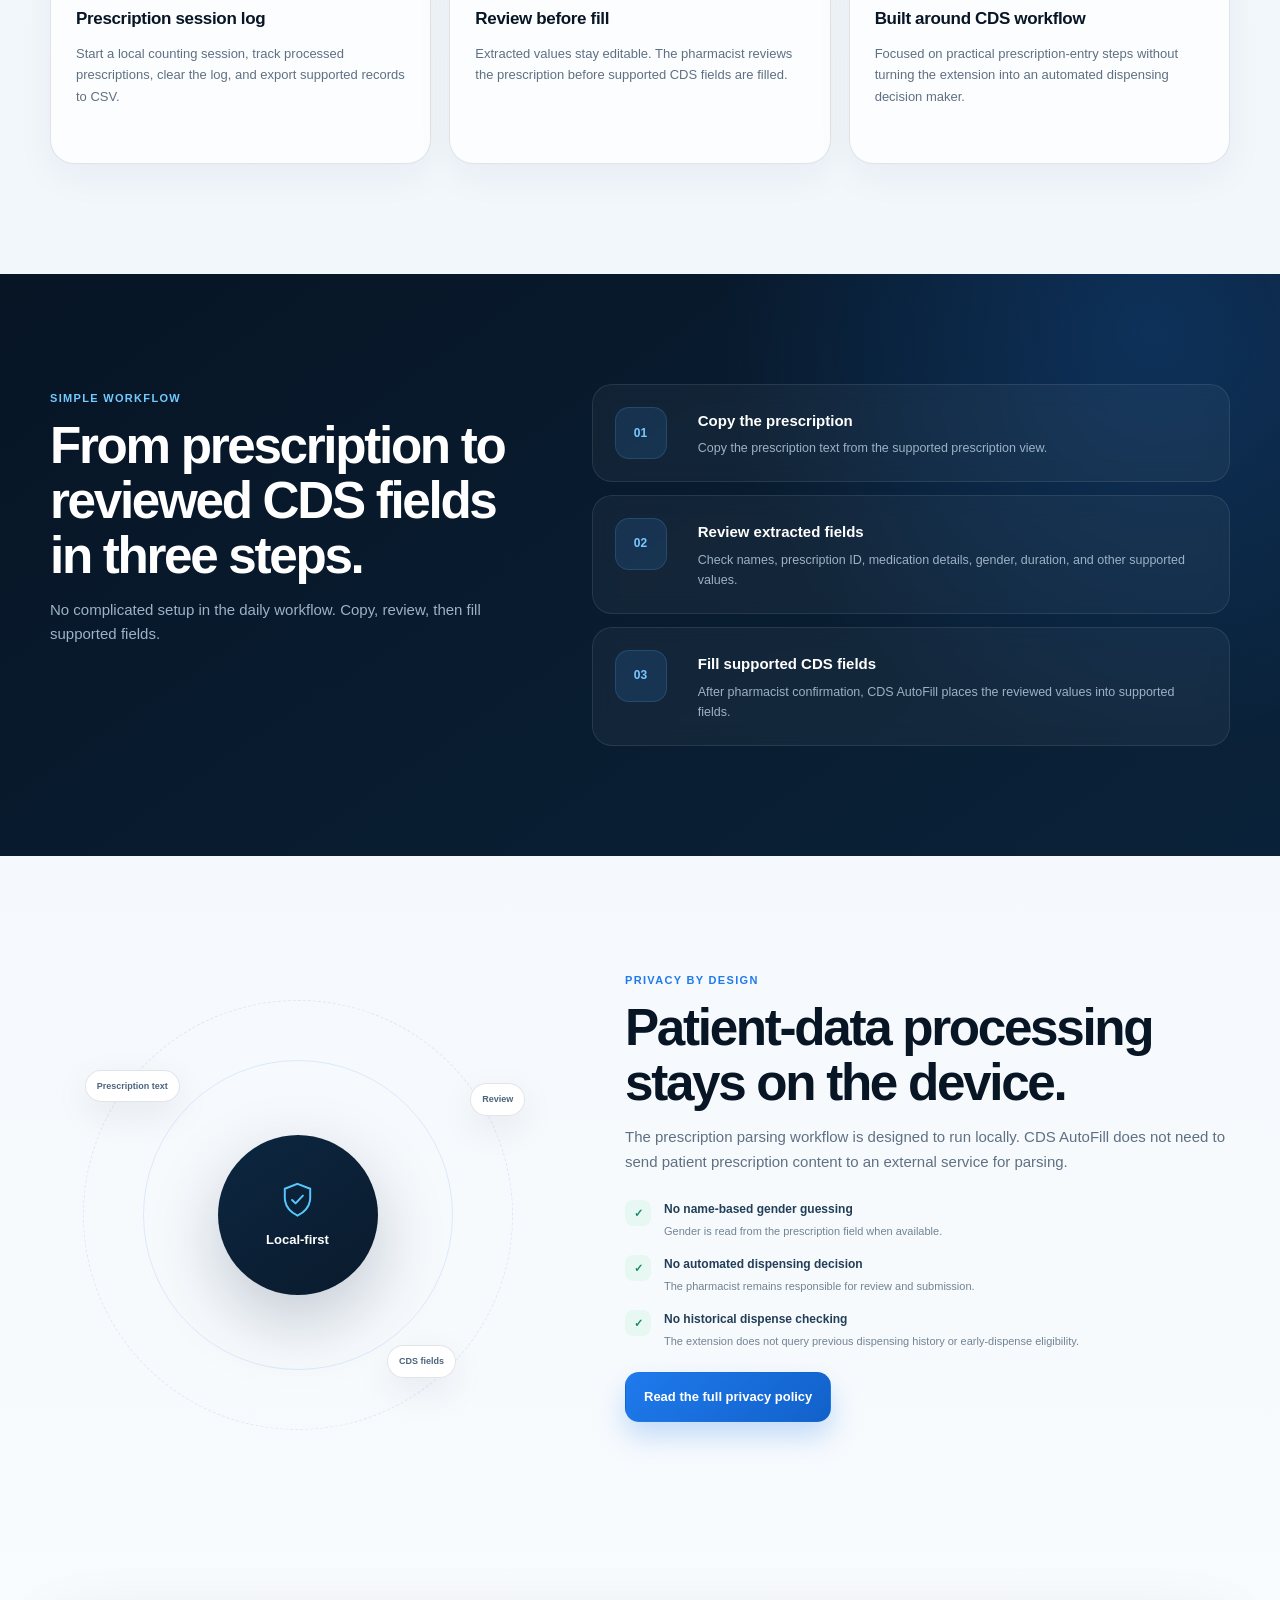
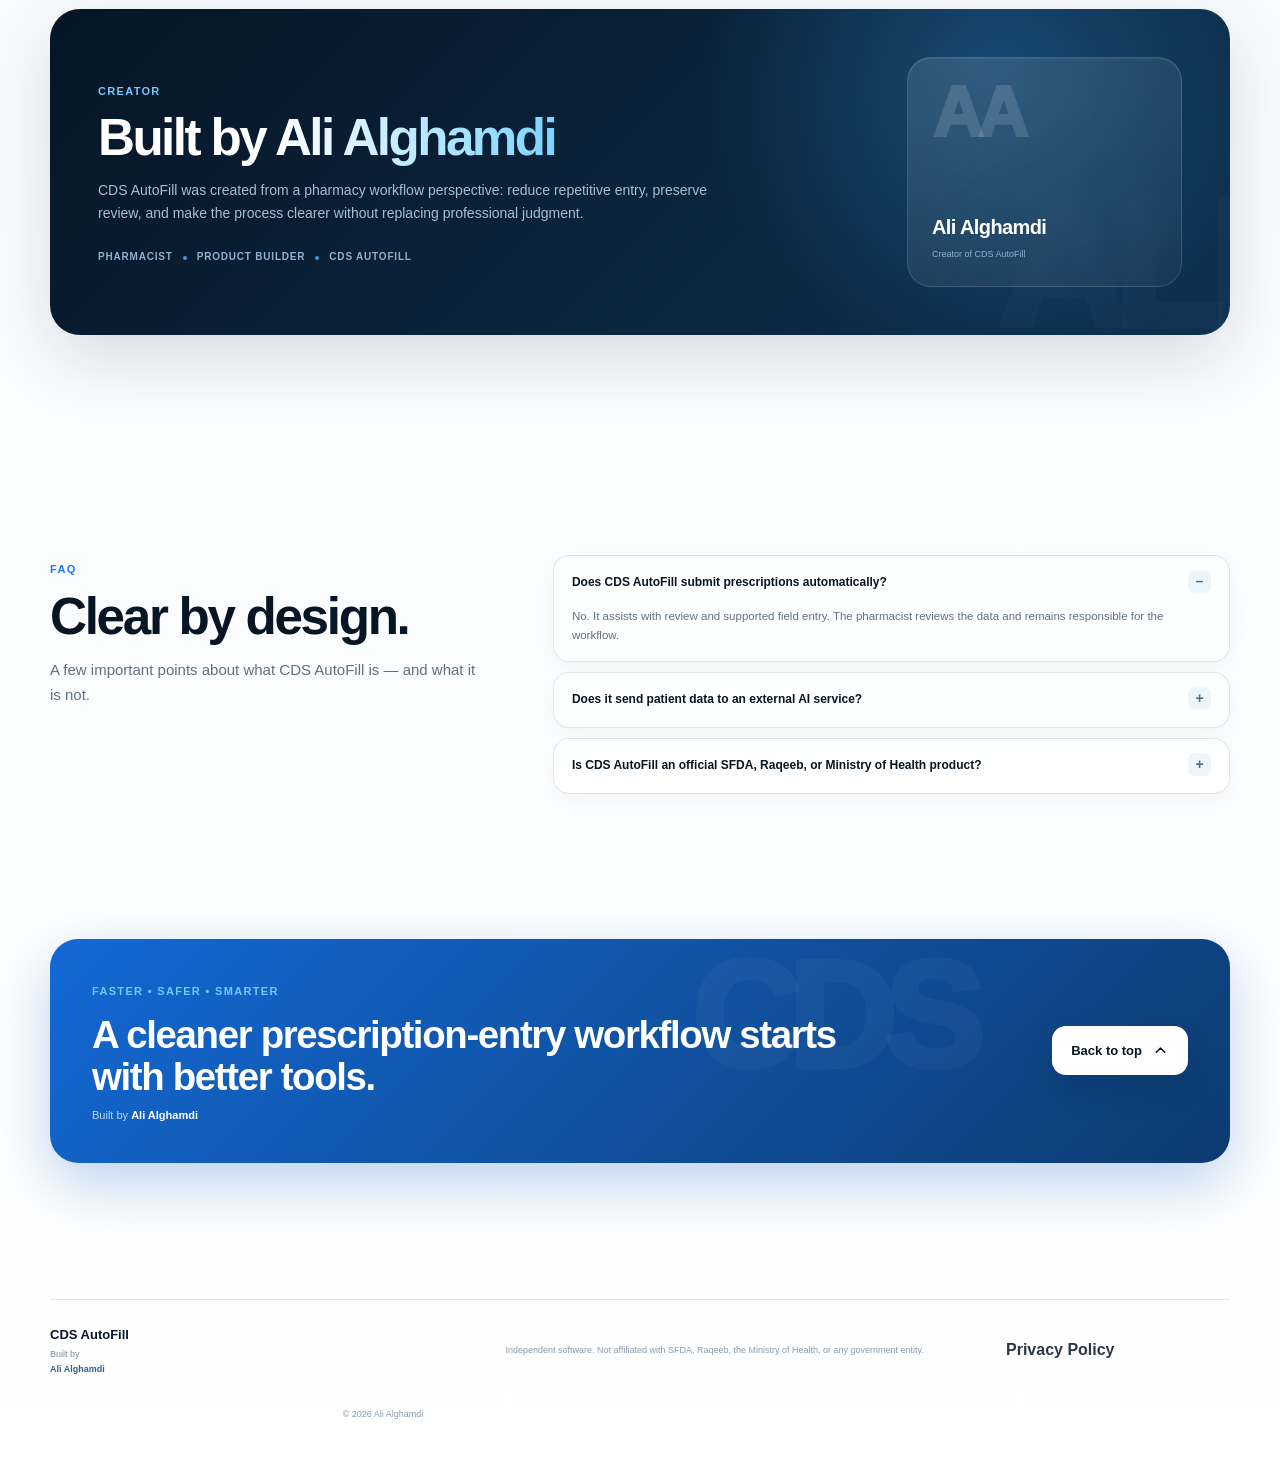
<file: cds-autofill-v2-site-privacy-safe/index.html>
<!DOCTYPE html>
<html lang="en" dir="ltr">
<head>
  <meta charset="UTF-8" />
  <meta name="viewport" content="width=device-width, initial-scale=1.0" />
  <meta name="theme-color" content="#08111f" />
  <meta name="description" content="CDS AutoFill — Smart prescription entry for Saudi CDS workflow. Built by Ali Alghamdi." />
  <meta property="og:title" content="CDS AutoFill — By Ali Alghamdi" />
  <meta property="og:description" content="Faster, safer, smarter prescription entry — local-first and pharmacist reviewed." />
  <meta property="og:type" content="website" />
  <title>CDS AutoFill — By Ali Alghamdi</title>
  <link rel="stylesheet" href="styles.css" />
</head>
<body>
  <div class="page-glow page-glow-one"></div>
  <div class="page-glow page-glow-two"></div>

  <header class="site-header">
    <div class="container nav-wrap">
      <a class="brand" href="#top" aria-label="CDS AutoFill home">
        <span class="brand-mark" aria-hidden="true">
          <svg viewBox="0 0 32 32" role="img"><path d="M8 7.5h16a3.5 3.5 0 0 1 3.5 3.5v10A3.5 3.5 0 0 1 24 24.5H8A3.5 3.5 0 0 1 4.5 21V11A3.5 3.5 0 0 1 8 7.5Z" fill="none" stroke="currentColor" stroke-width="2"/><path d="M11 16h10M16 11v10" stroke="currentColor" stroke-width="2" stroke-linecap="round"/></svg>
        </span>
        <span>
          <strong>CDS AutoFill</strong>
          <small data-i18n="brandTag">Smart Prescription Entry</small>
        </span>
      </a>

      <nav class="nav-links" aria-label="Primary navigation">
        <a href="#features" data-i18n="navFeatures">Features</a>
        <a href="#how" data-i18n="navHow">How it works</a>
        <a href="#privacy" data-i18n="navPrivacy">Privacy</a>
        <a href="#creator" data-i18n="navCreator">Creator</a>
      </nav>

      <div class="nav-actions">
        <button class="language-toggle" id="languageToggle" type="button" aria-label="Switch language">
          <span class="lang-dot"></span>
          <span id="languageLabel">العربية</span>
        </button>
        <a class="button button-small button-ghost" href="#how" data-i18n="navDemo">See workflow</a>
      </div>
    </div>
  </header>

  <main id="top">
    <section class="hero section">
      <div class="container hero-grid">
        <div class="hero-copy reveal">
          <div class="eyebrow">
            <span class="status-dot"></span>
            <span data-i18n="eyebrow">Built for real pharmacy workflow</span>
          </div>
          <h1>
            <span class="hero-product">CDS AutoFill</span>
            <span class="hero-headline" data-i18n="heroHeadline">Smart prescription entry for Saudi CDS workflow.</span>
          </h1>
          <p class="hero-subtitle" data-i18n="heroSubtitle">A local-first Chrome extension that helps pharmacists review prescription data and fill supported CDS fields faster — with the pharmacist always in control.</p>

          <div class="hero-actions">
            <a class="button button-primary" href="#how">
              <span data-i18n="heroPrimary">See how it works</span>
              <svg viewBox="0 0 20 20" aria-hidden="true"><path d="M6.5 4.5 12 10l-5.5 5.5" fill="none" stroke="currentColor" stroke-width="1.8" stroke-linecap="round" stroke-linejoin="round"/></svg>
            </a>
            <a class="button button-secondary" href="#features" data-i18n="heroSecondary">Explore features</a>
          </div>

          <div class="trust-row" aria-label="Product principles">
            <span><svg viewBox="0 0 20 20" aria-hidden="true"><path d="m5.5 10 3 3 6-7" fill="none" stroke="currentColor" stroke-width="1.8" stroke-linecap="round" stroke-linejoin="round"/></svg><span data-i18n="trustLocal">Local processing</span></span>
            <span><svg viewBox="0 0 20 20" aria-hidden="true"><path d="M10 2.7 16 5v4.3c0 3.8-2.5 6.5-6 8-3.5-1.5-6-4.2-6-8V5l6-2.3Z" fill="none" stroke="currentColor" stroke-width="1.5"/><path d="m7.2 9.8 1.8 1.8 3.8-4" fill="none" stroke="currentColor" stroke-width="1.5" stroke-linecap="round" stroke-linejoin="round"/></svg><span data-i18n="trustReview">Pharmacist review first</span></span>
            <span><svg viewBox="0 0 20 20" aria-hidden="true"><path d="M3 10h14M10 3v14" fill="none" stroke="currentColor" stroke-width="1.5" stroke-linecap="round"/></svg><span data-i18n="trustIndependent">Independent software</span></span>
          </div>

          <a class="hero-privacy-banner" href="privacy.html" aria-label="Privacy policy">
            <span class="hero-privacy-icon" aria-hidden="true">🔒</span>
            <span><strong data-i18n="heroPrivacyTitle">Privacy first</strong><small data-i18n="heroPrivacyBody">Prescription parsing stays on your device. Patient prescription content is not sent to an external service for parsing.</small></span>
            <b data-i18n="heroPrivacyLink">Privacy policy</b>
          </a>
        </div>

        <div class="hero-visual reveal reveal-delay-1" aria-label="CDS AutoFill interface preview">
          <div class="browser-frame">
            <div class="browser-topbar">
              <div class="browser-dots"><span></span><span></span><span></span></div>
              <div class="browser-address"><span class="lock-dot"></span> CDS workflow</div>
              <div class="browser-menu">•••</div>
            </div>
            <div class="browser-body">
              <aside class="mock-sidebar">
                <div class="mock-logo">CDS</div>
                <span class="mock-nav active"></span>
                <span class="mock-nav"></span>
                <span class="mock-nav"></span>
                <span class="mock-nav"></span>
              </aside>

              <div class="mock-content">
                <div class="mock-page-title">
                  <div><span class="line lg"></span><span class="line sm"></span></div>
                  <span class="pill neutral" data-i18n="mockStatus">Review mode</span>
                </div>

                <div class="autofill-card">
                  <div class="autofill-head">
                    <div class="autofill-brand">
                      <span class="mini-mark">+</span>
                      <div><strong>CDS AutoFill</strong><small data-i18n="mockReady">Prescription detected</small></div>
                    </div>
                    <span class="pill success"><span class="status-dot"></span><span data-i18n="mockDemoBadge">Synthetic demo data</span></span>
                  </div>

                  <div class="mock-fields">
                    <div class="mock-field"><span data-i18n="mockPatient">Patient</span><strong data-i18n="mockPatientDemo">Synthetic demo patient</strong></div>
                    <div class="mock-field"><span data-i18n="mockPhysician">Physician</span><strong data-i18n="mockPhysicianDemo">Synthetic demo physician</strong></div>
                    <div class="mock-field mock-field-split"><div><span data-i18n="mockId">Prescription ID</span><strong>DEMO-000001</strong></div><div><span data-i18n="mockGender">Gender</span><strong>—</strong></div></div>
                    <div class="mock-field mock-field-split"><div><span data-i18n="mockDrug">Medication</span><strong data-i18n="mockDrugDemo">Demo medication</strong></div><div><span data-i18n="mockDuration">Duration</span><strong>30 days</strong></div></div>
                  </div>

                  <div class="mock-actions">
                    <button type="button" class="fake-btn secondary" data-i18n="mockEdit">Review fields</button>
                    <button type="button" class="fake-btn primary" data-i18n="mockFill">Fill CDS fields</button>
                  </div>
                </div>

                <div class="record-strip">
                  <span><span class="record-dot"></span><span data-i18n="mockRecording">Recording session</span></span>
                  <strong>12</strong>
                  <small data-i18n="mockRxCount">prescriptions</small>
                </div>
              </div>
            </div>
          </div>

          <div class="creator-chip">
            <span class="creator-avatar">AA</span>
            <span><small data-i18n="creatorChipLabel">Built by</small><strong>Ali Alghamdi</strong></span>
          </div>
        </div>
      </div>
    </section>

    <section class="logo-strip section-tight">
      <div class="container logo-strip-inner reveal">
        <span class="logo-strip-label" data-i18n="principlesLabel">Designed around four principles</span>
        <div class="principle"><span>01</span><strong data-i18n="principle1">Speed</strong></div>
        <div class="principle"><span>02</span><strong data-i18n="principle2">Accuracy</strong></div>
        <div class="principle"><span>03</span><strong data-i18n="principle3">Privacy</strong></div>
        <div class="principle"><span>04</span><strong data-i18n="principle4">Control</strong></div>
      </div>
    </section>

    <section class="section" id="features">
      <div class="container">
        <div class="section-heading reveal">
          <span class="section-kicker" data-i18n="featuresKicker">What it does</span>
          <h2 data-i18n="featuresTitle">Less repetitive entry. More focused review.</h2>
          <p data-i18n="featuresIntro">CDS AutoFill is designed to reduce repetitive prescription data entry while keeping review and submission with the pharmacist.</p>
        </div>

        <div class="feature-grid">
          <article class="feature-card feature-card-large reveal">
            <div class="feature-icon"><svg viewBox="0 0 24 24" aria-hidden="true"><path d="M6 3.5h9l3 3V20.5H6z" fill="none" stroke="currentColor" stroke-width="1.6"/><path d="M15 3.5v4h4M9 11h6M9 15h6" fill="none" stroke="currentColor" stroke-width="1.6" stroke-linecap="round"/></svg></div>
            <h3 data-i18n="featureExtractTitle">Smart prescription extraction</h3>
            <p data-i18n="featureExtractBody">Reads the copied prescription text, identifies supported fields, and presents them for review before filling.</p>
            <div class="mini-code"><span>Patient Name</span><strong>→</strong><em data-i18n="featureExtractCode">Preserved in source order</em></div>
          </article>

          <article class="feature-card reveal reveal-delay-1">
            <div class="feature-icon"><svg viewBox="0 0 24 24" aria-hidden="true"><path d="M12 3 19 6v5c0 4.6-2.9 7.8-7 9.8C7.9 18.8 5 15.6 5 11V6l7-3Z" fill="none" stroke="currentColor" stroke-width="1.6"/><path d="M9.2 12.1 11 13.9l4-4.4" fill="none" stroke="currentColor" stroke-width="1.6" stroke-linecap="round" stroke-linejoin="round"/></svg></div>
            <h3 data-i18n="featureLocalTitle">Local-first processing</h3>
            <p data-i18n="featureLocalBody">Prescription data is processed on the pharmacist's device. The patient-data workflow does not require external processing.</p>
          </article>

          <article class="feature-card reveal reveal-delay-2">
            <div class="feature-icon"><svg viewBox="0 0 24 24" aria-hidden="true"><circle cx="12" cy="12" r="8.5" fill="none" stroke="currentColor" stroke-width="1.6"/><path d="M12 7.5v5l3 2" fill="none" stroke="currentColor" stroke-width="1.6" stroke-linecap="round" stroke-linejoin="round"/></svg></div>
            <h3 data-i18n="featureDurationTitle">Smart Duration</h3>
            <p data-i18n="featureDurationBody">Uses current-prescription instructions as a local heuristic to help calculate duration for review.</p>
          </article>

          <article class="feature-card reveal">
            <div class="feature-icon"><svg viewBox="0 0 24 24" aria-hidden="true"><path d="M5 5h14v14H5z" fill="none" stroke="currentColor" stroke-width="1.6"/><path d="M8.5 9h7M8.5 12.5h7M8.5 16h4" fill="none" stroke="currentColor" stroke-width="1.6" stroke-linecap="round"/></svg></div>
            <h3 data-i18n="featureLogTitle">Prescription session log</h3>
            <p data-i18n="featureLogBody">Start a local counting session, track processed prescriptions, clear the log, and export supported records to CSV.</p>
          </article>

          <article class="feature-card reveal reveal-delay-1">
            <div class="feature-icon"><svg viewBox="0 0 24 24" aria-hidden="true"><path d="M7 4h10v16H7z" fill="none" stroke="currentColor" stroke-width="1.6"/><path d="m9.5 12 1.6 1.6 3.7-4" fill="none" stroke="currentColor" stroke-width="1.6" stroke-linecap="round" stroke-linejoin="round"/></svg></div>
            <h3 data-i18n="featureReviewTitle">Review before fill</h3>
            <p data-i18n="featureReviewBody">Extracted values stay editable. The pharmacist reviews the prescription before supported CDS fields are filled.</p>
          </article>

          <article class="feature-card reveal reveal-delay-2">
            <div class="feature-icon"><svg viewBox="0 0 24 24" aria-hidden="true"><path d="M4.5 8.5h15v10h-15zM8 5.5h8v3H8z" fill="none" stroke="currentColor" stroke-width="1.6"/><path d="M8 13h8" fill="none" stroke="currentColor" stroke-width="1.6" stroke-linecap="round"/></svg></div>
            <h3 data-i18n="featureWorkflowTitle">Built around CDS workflow</h3>
            <p data-i18n="featureWorkflowBody">Focused on practical prescription-entry steps without turning the extension into an automated dispensing decision maker.</p>
          </article>
        </div>
      </div>
    </section>

    <section class="section section-dark" id="how">
      <div class="container how-grid">
        <div class="section-heading left reveal">
          <span class="section-kicker light" data-i18n="howKicker">Simple workflow</span>
          <h2 data-i18n="howTitle">From prescription to reviewed CDS fields in three steps.</h2>
          <p data-i18n="howIntro">No complicated setup in the daily workflow. Copy, review, then fill supported fields.</p>
        </div>

        <div class="steps">
          <article class="step reveal">
            <span class="step-number">01</span>
            <div><h3 data-i18n="step1Title">Copy the prescription</h3><p data-i18n="step1Body">Copy the prescription text from the supported prescription view.</p></div>
          </article>
          <article class="step reveal reveal-delay-1">
            <span class="step-number">02</span>
            <div><h3 data-i18n="step2Title">Review extracted fields</h3><p data-i18n="step2Body">Check names, prescription ID, medication details, gender, duration, and other supported values.</p></div>
          </article>
          <article class="step reveal reveal-delay-2">
            <span class="step-number">03</span>
            <div><h3 data-i18n="step3Title">Fill supported CDS fields</h3><p data-i18n="step3Body">After pharmacist confirmation, CDS AutoFill places the reviewed values into supported fields.</p></div>
          </article>
        </div>
      </div>
    </section>

    <section class="section" id="privacy">
      <div class="container privacy-grid">
        <div class="privacy-visual reveal">
          <div class="privacy-ring ring-one"></div>
          <div class="privacy-ring ring-two"></div>
          <div class="privacy-core">
            <svg viewBox="0 0 44 44" aria-hidden="true"><path d="M22 5 35 10v9c0 8.6-5.4 14.7-13 18.5C14.4 33.7 9 27.6 9 19v-9l13-5Z" fill="none" stroke="currentColor" stroke-width="2"/><path d="m16.5 21.5 3.5 3.5 7.5-8" fill="none" stroke="currentColor" stroke-width="2" stroke-linecap="round" stroke-linejoin="round"/></svg>
            <strong data-i18n="privacyCore">Local-first</strong>
          </div>
          <span class="orbit-label orbit-one" data-i18n="privacyOrbit1">Prescription text</span>
          <span class="orbit-label orbit-two" data-i18n="privacyOrbit2">Review</span>
          <span class="orbit-label orbit-three" data-i18n="privacyOrbit3">CDS fields</span>
        </div>

        <div class="section-heading left reveal reveal-delay-1">
          <span class="section-kicker" data-i18n="privacyKicker">Privacy by design</span>
          <h2 data-i18n="privacyTitle">Patient-data processing stays on the device.</h2>
          <p data-i18n="privacyIntro">The prescription parsing workflow is designed to run locally. CDS AutoFill does not need to send patient prescription content to an external service for parsing.</p>
          <div class="privacy-points">
            <div><span class="check">✓</span><p><strong data-i18n="privacyPoint1Title">No name-based gender guessing</strong><small data-i18n="privacyPoint1Body">Gender is read from the prescription field when available.</small></p></div>
            <div><span class="check">✓</span><p><strong data-i18n="privacyPoint2Title">No automated dispensing decision</strong><small data-i18n="privacyPoint2Body">The pharmacist remains responsible for review and submission.</small></p></div>
            <div><span class="check">✓</span><p><strong data-i18n="privacyPoint3Title">No historical dispense checking</strong><small data-i18n="privacyPoint3Body">The extension does not query previous dispensing history or early-dispense eligibility.</small></p></div>
          </div>
          <a class="button button-primary privacy-policy-button" href="privacy.html"><span data-i18n="privacyPolicyButton">Read the full privacy policy</span></a>
        </div>
      </div>
    </section>

    <section class="section creator-section" id="creator">
      <div class="container">
        <div class="creator-card reveal">
          <div class="creator-card-copy">
            <span class="section-kicker light" data-i18n="creatorKicker">Creator</span>
            <h2><span data-i18n="creatorTitlePrefix">Built by</span> <span class="creator-name">Ali Alghamdi</span></h2>
            <p data-i18n="creatorBody">CDS AutoFill was created from a pharmacy workflow perspective: reduce repetitive entry, preserve review, and make the process clearer without replacing professional judgment.</p>
            <div class="creator-meta">
              <span data-i18n="creatorRole">Pharmacist</span>
              <i></i>
              <span data-i18n="creatorBuilder">Product builder</span>
              <i></i>
              <span>CDS AutoFill</span>
            </div>
          </div>
          <div class="signature-card" aria-label="Ali Alghamdi">
            <span class="signature-monogram">AA</span>
            <strong>Ali Alghamdi</strong>
            <small data-i18n="signatureLabel">Creator of CDS AutoFill</small>
          </div>
        </div>
      </div>
    </section>

    <section class="section faq-section" id="faq">
      <div class="container faq-grid">
        <div class="section-heading left reveal">
          <span class="section-kicker" data-i18n="faqKicker">FAQ</span>
          <h2 data-i18n="faqTitle">Clear by design.</h2>
          <p data-i18n="faqIntro">A few important points about what CDS AutoFill is — and what it is not.</p>
        </div>
        <div class="faq-list reveal reveal-delay-1">
          <details open>
            <summary data-i18n="faq1Q">Does CDS AutoFill submit prescriptions automatically?</summary>
            <p data-i18n="faq1A">No. It assists with review and supported field entry. The pharmacist reviews the data and remains responsible for the workflow.</p>
          </details>
          <details>
            <summary data-i18n="faq2Q">Does it send patient data to an external AI service?</summary>
            <p data-i18n="faq2A">The patient prescription parsing workflow is designed to process data locally on the device.</p>
          </details>
          <details>
            <summary data-i18n="faq3Q">Is CDS AutoFill an official SFDA, Raqeeb, or Ministry of Health product?</summary>
            <p data-i18n="faq3A">No. CDS AutoFill is independent software and is not affiliated with or endorsed by SFDA, Raqeeb, the Ministry of Health, or any government entity.</p>
          </details>
        </div>
      </div>
    </section>

    <section class="section final-cta">
      <div class="container">
        <div class="cta-card reveal">
          <span class="cta-watermark">CDS</span>
          <div>
            <span class="section-kicker light" data-i18n="ctaKicker">Faster • Safer • Smarter</span>
            <h2 data-i18n="ctaTitle">A cleaner prescription-entry workflow starts with better tools.</h2>
            <p><span data-i18n="ctaBy">Built by</span> <strong>Ali Alghamdi</strong></p>
          </div>
          <a class="button button-light" href="#top"><span data-i18n="ctaButton">Back to top</span><svg viewBox="0 0 20 20" aria-hidden="true"><path d="m5 12 5-5 5 5" fill="none" stroke="currentColor" stroke-width="1.8" stroke-linecap="round" stroke-linejoin="round"/></svg></a>
        </div>
      </div>
    </section>
  </main>

  <footer class="site-footer">
    <div class="container footer-grid">
      <div class="footer-brand">
        <strong>CDS AutoFill</strong>
        <span><span data-i18n="footerBuilt">Built by</span> <b>Ali Alghamdi</b></span>
      </div>
      <p data-i18n="footerDisclaimer">Independent software. Not affiliated with SFDA, Raqeeb, the Ministry of Health, or any government entity.</p>
      <a class="footer-privacy-link" href="privacy.html" data-i18n="footerPrivacy">Privacy Policy</a>
      <span class="footer-year">© <span id="year"></span> Ali Alghamdi</span>
    </div>
  </footer>

  <script src="script.js"></script>
</body>
</html>
</file>
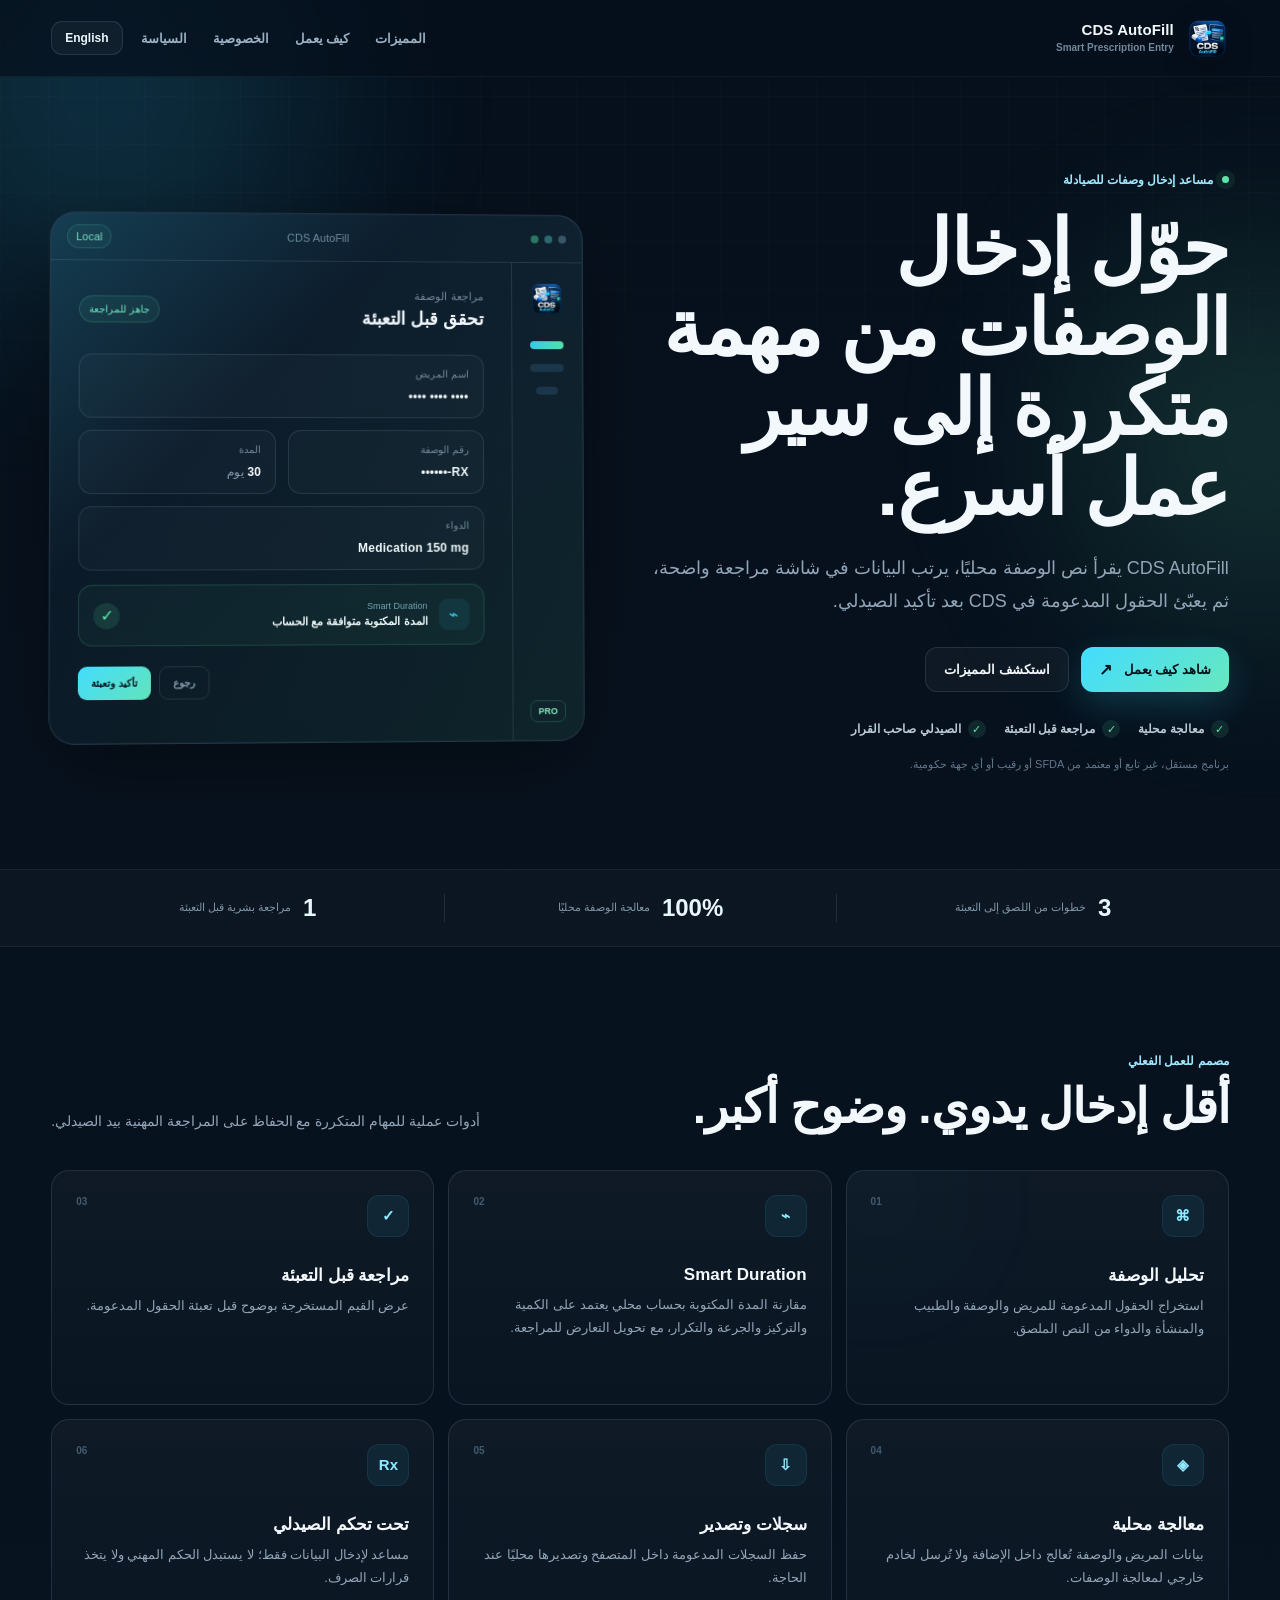
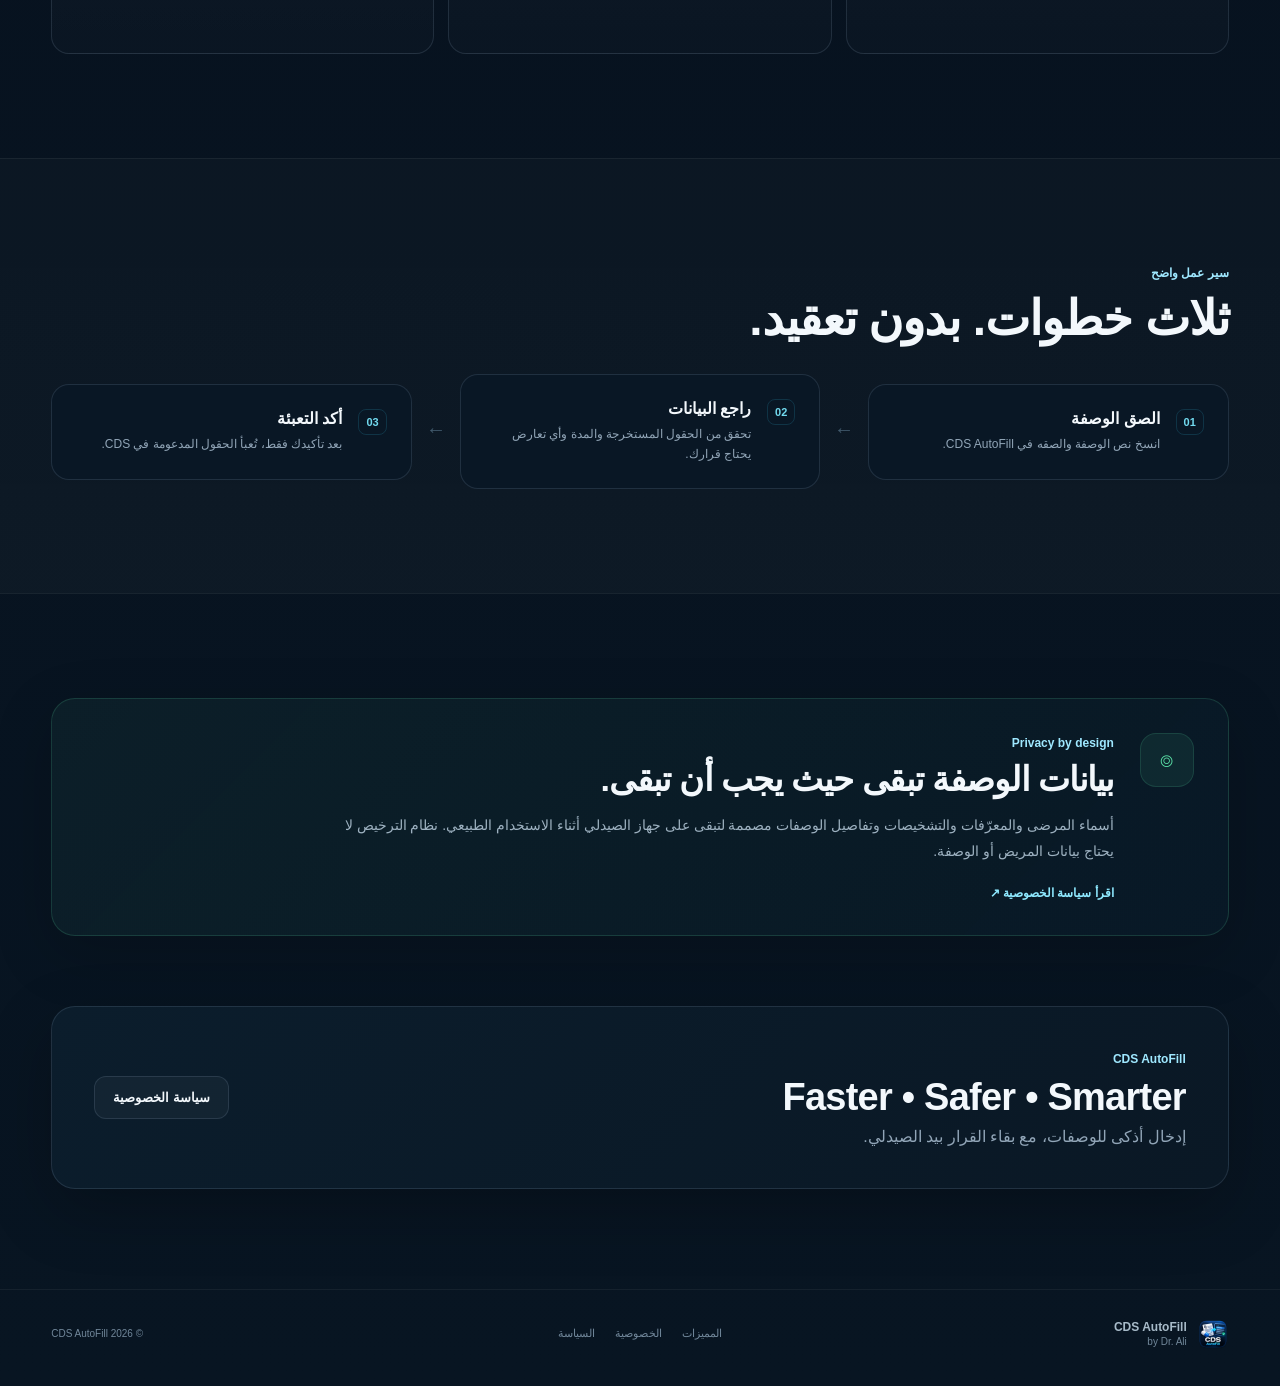
<file: CDS_AutoFill_Website_With_Payment_Success/index.html>
<!doctype html>
<html lang="ar" dir="rtl">
<head>
<meta charset="utf-8">
<meta name="viewport" content="width=device-width,initial-scale=1">
<meta name="theme-color" content="#07111f">
<title>CDS AutoFill — Smart Prescription Entry</title>
<meta name="description" content="CDS AutoFill — أداة متصفح تساعد الصيادلة على إدخال بيانات الوصفات بسرعة أكبر مع مراجعة الصيدلي ومعالجة محلية للبيانات.">
<link rel="icon" href="icon.png">
<link rel="stylesheet" href="styles.css">
<script>(function(){const l=localStorage.getItem('cdsSiteLang')||'ar';document.documentElement.lang=l;document.documentElement.dir=l==='ar'?'rtl':'ltr';})();</script>
</head>
<body>
<div class="page-glow glow-a"></div><div class="page-glow glow-b"></div>
<header class="site-header">
  <div class="container nav-wrap">
    <a class="brand" href="./"><img src="icon.png" alt="CDS AutoFill icon"><span><b>CDS AutoFill</b><small>Smart Prescription Entry</small></span></a>
    <div class="navright">
      <nav class="navlinks" aria-label="Main navigation">
        <a href="#features" data-ar="المميزات" data-en="Features"></a>
        <a href="#workflow" data-ar="كيف يعمل" data-en="How it works"></a>
        <a href="#privacy" data-ar="الخصوصية" data-en="Privacy"></a>
        <a href="privacy.html" data-ar="السياسة" data-en="Policy"></a>
      </nav>
      <button class="langbtn" id="langToggle" type="button" aria-label="Change language">English</button>
    </div>
  </div>
</header>

<main>
<section class="hero container">
  <div class="hero-copy">
    <div class="eyebrow"><span class="pulse"></span><span data-ar="مساعد إدخال وصفات للصيادلة" data-en="Prescription-entry assistant for pharmacists"></span></div>
    <h1 data-ar="حوّل إدخال الوصفات من مهمة متكررة إلى سير عمل أسرع." data-en="Turn repetitive prescription entry into a faster workflow."></h1>
    <p class="lead" data-ar="CDS AutoFill يقرأ نص الوصفة محليًا، يرتب البيانات في شاشة مراجعة واضحة، ثم يعبّئ الحقول المدعومة في CDS بعد تأكيد الصيدلي." data-en="CDS AutoFill reads prescription text locally, organizes the extracted data into a clear review screen, then fills supported CDS fields after pharmacist confirmation."></p>
    <div class="cta">
      <a class="btn primary" href="#workflow"><span data-ar="شاهد كيف يعمل" data-en="See how it works"></span><span class="arrow">↗</span></a>
      <a class="btn secondary" href="#features" data-ar="استكشف المميزات" data-en="Explore features"></a>
    </div>
    <div class="trust-row">
      <div class="trust-item"><span>✓</span><b data-ar="معالجة محلية" data-en="Local processing"></b></div>
      <div class="trust-item"><span>✓</span><b data-ar="مراجعة قبل التعبئة" data-en="Review before fill"></b></div>
      <div class="trust-item"><span>✓</span><b data-ar="الصيدلي صاحب القرار" data-en="Pharmacist-controlled"></b></div>
    </div>
    <p class="disclaimer" data-ar="برنامج مستقل، غير تابع أو معتمد من SFDA أو رقيب أو أي جهة حكومية." data-en="Independent software. Not affiliated with or endorsed by SFDA, Raqeeb, or any government authority."></p>
  </div>

  <div class="product-window" aria-label="CDS AutoFill preview">
    <div class="window-bar"><div class="window-dots"><i></i><i></i><i></i></div><span>CDS AutoFill</span><div class="secure-chip">Local</div></div>
    <div class="product-body">
      <div class="product-sidebar">
        <img src="icon.png" alt=""><div class="side-line active"></div><div class="side-line"></div><div class="side-line short"></div><div class="side-spacer"></div><div class="side-badge">PRO</div>
      </div>
      <div class="review-panel">
        <div class="review-head"><div><small data-ar="مراجعة الوصفة" data-en="Prescription review"></small><strong data-ar="تحقق قبل التعبئة" data-en="Review before fill"></strong></div><span class="status-pill" data-ar="جاهز للمراجعة" data-en="Ready to review"></span></div>
        <div class="review-grid">
          <div class="field wide"><span data-ar="اسم المريض" data-en="Patient name"></span><b>•••• •••• ••••</b></div>
          <div class="field"><span data-ar="رقم الوصفة" data-en="Prescription ID"></span><b>RX-••••••</b></div>
          <div class="field"><span data-ar="المدة" data-en="Duration"></span><b>30 <em data-ar="يوم" data-en="days"></em></b></div>
          <div class="field wide"><span data-ar="الدواء" data-en="Medication"></span><b>Medication 150 mg</b></div>
        </div>
        <div class="duration-card"><div><span class="mini-icon">⌁</span><div><small data-ar="Smart Duration" data-en="Smart Duration"></small><b data-ar="المدة المكتوبة متوافقة مع الحساب" data-en="Written duration matches local calculation"></b></div></div><span class="check">✓</span></div>
        <div class="review-actions"><button class="ghost" data-ar="رجوع" data-en="Back"></button><button class="fill" data-ar="تأكيد وتعبئة" data-en="Confirm & fill"></button></div>
      </div>
    </div>
  </div>
</section>

<section class="metrics-strip">
 <div class="container metrics">
   <div><strong>3</strong><span data-ar="خطوات من اللصق إلى التعبئة" data-en="steps from paste to fill"></span></div>
   <div><strong>100%</strong><span data-ar="معالجة الوصفة محليًا" data-en="local prescription processing"></span></div>
   <div><strong>1</strong><span data-ar="مراجعة بشرية قبل التعبئة" data-en="human review before fill"></span></div>
 </div>
</section>

<section id="features" class="container section-block">
  <div class="section-heading"><div><span class="section-kicker" data-ar="مصمم للعمل الفعلي" data-en="Built for real workflow"></span><h2 data-ar="أقل إدخال يدوي. وضوح أكبر." data-en="Less manual entry. More clarity."></h2></div><p data-ar="أدوات عملية للمهام المتكررة مع الحفاظ على المراجعة المهنية بيد الصيدلي." data-en="Practical tools for repetitive tasks while keeping professional review in the pharmacist's hands."></p></div>
  <div class="feature-grid">
    <article class="feature featured"><div class="feature-icon">⌘</div><span class="feature-num">01</span><h3 data-ar="تحليل الوصفة" data-en="Prescription parsing"></h3><p data-ar="استخراج الحقول المدعومة للمريض والوصفة والطبيب والمنشأة والدواء من النص الملصق." data-en="Extract supported patient, prescription, physician, institution and medication fields from pasted text."></p></article>
    <article class="feature"><div class="feature-icon">⌁</div><span class="feature-num">02</span><h3 data-ar="Smart Duration" data-en="Smart Duration"></h3><p data-ar="مقارنة المدة المكتوبة بحساب محلي يعتمد على الكمية والتركيز والجرعة والتكرار، مع تحويل التعارض للمراجعة." data-en="Compare written duration with a local calculation using quantity, strength, dose and frequency, and route conflicts to review."></p></article>
    <article class="feature"><div class="feature-icon">✓</div><span class="feature-num">03</span><h3 data-ar="مراجعة قبل التعبئة" data-en="Review before fill"></h3><p data-ar="عرض القيم المستخرجة بوضوح قبل تعبئة الحقول المدعومة." data-en="Show extracted values clearly before supported fields are populated."></p></article>
    <article class="feature"><div class="feature-icon">◈</div><span class="feature-num">04</span><h3 data-ar="معالجة محلية" data-en="Local processing"></h3><p data-ar="بيانات المريض والوصفة تُعالج داخل الإضافة ولا تُرسل لخادم خارجي لمعالجة الوصفات." data-en="Patient and prescription data are processed inside the extension and are not sent to an external prescription-processing server."></p></article>
    <article class="feature"><div class="feature-icon">⇩</div><span class="feature-num">05</span><h3 data-ar="سجلات وتصدير" data-en="Logs & export"></h3><p data-ar="حفظ السجلات المدعومة داخل المتصفح وتصديرها محليًا عند الحاجة." data-en="Keep supported logs in the browser and export them locally when needed."></p></article>
    <article class="feature"><div class="feature-icon">Rx</div><span class="feature-num">06</span><h3 data-ar="تحت تحكم الصيدلي" data-en="Pharmacist-controlled"></h3><p data-ar="مساعد لإدخال البيانات فقط؛ لا يستبدل الحكم المهني ولا يتخذ قرارات الصرف." data-en="A data-entry assistant only; it does not replace professional judgment or make dispensing decisions."></p></article>
  </div>
</section>

<section id="workflow" class="workflow-section">
  <div class="container section-block">
    <div class="section-heading compact"><div><span class="section-kicker" data-ar="سير عمل واضح" data-en="A clear workflow"></span><h2 data-ar="ثلاث خطوات. بدون تعقيد." data-en="Three steps. No clutter."></h2></div></div>
    <div class="steps">
      <div class="step"><span>01</span><div><h3 data-ar="الصق الوصفة" data-en="Paste the prescription"></h3><p data-ar="انسخ نص الوصفة والصقه في CDS AutoFill." data-en="Copy the prescription text and paste it into CDS AutoFill."></p></div></div>
      <div class="step-arrow">→</div>
      <div class="step"><span>02</span><div><h3 data-ar="راجع البيانات" data-en="Review the data"></h3><p data-ar="تحقق من الحقول المستخرجة والمدة وأي تعارض يحتاج قرارك." data-en="Check the parsed fields, duration and any conflict that needs your decision."></p></div></div>
      <div class="step-arrow">→</div>
      <div class="step"><span>03</span><div><h3 data-ar="أكد التعبئة" data-en="Confirm the fill"></h3><p data-ar="بعد تأكيدك فقط، تُعبأ الحقول المدعومة في CDS." data-en="Only after your confirmation are supported CDS fields populated."></p></div></div>
    </div>
  </div>
</section>

<section id="privacy" class="container privacy-card">
  <div class="privacy-icon">⌾</div>
  <div><span class="section-kicker" data-ar="Privacy by design" data-en="Privacy by design"></span><h2 data-ar="بيانات الوصفة تبقى حيث يجب أن تبقى." data-en="Prescription data stays where it should."></h2><p data-ar="أسماء المرضى والمعرّفات والتشخيصات وتفاصيل الوصفات مصممة لتبقى على جهاز الصيدلي أثناء الاستخدام الطبيعي. نظام الترخيص لا يحتاج بيانات المريض أو الوصفة." data-en="Patient names, identifiers, diagnoses and prescription details are designed to stay on the pharmacist's device during normal use. The licensing system does not need patient or prescription data."></p><a href="privacy.html" class="text-link"><span data-ar="اقرأ سياسة الخصوصية" data-en="Read the privacy policy"></span> ↗</a></div>
</section>

<section class="container final-cta">
  <div><span class="section-kicker">CDS AutoFill</span><h2 data-ar="Faster • Safer • Smarter" data-en="Faster • Safer • Smarter"></h2><p data-ar="إدخال أذكى للوصفات، مع بقاء القرار بيد الصيدلي." data-en="Smarter prescription entry, with the pharmacist still in control."></p></div>
  <a class="btn secondary" href="privacy.html" data-ar="سياسة الخصوصية" data-en="Privacy policy"></a>
</section>
</main>

<footer>
 <div class="container footerrow"><div class="footer-brand"><img src="icon.png" alt=""><div><b>CDS AutoFill</b><span>by Dr. Ali</span></div></div><div class="footer-links"><a href="#features" data-ar="المميزات" data-en="Features"></a><a href="#privacy" data-ar="الخصوصية" data-en="Privacy"></a><a href="privacy.html" data-ar="السياسة" data-en="Policy"></a></div><div class="copyright">© 2026 CDS AutoFill</div></div>
</footer>
<script src="lang.js"></script>
</body>
</html>
</file>
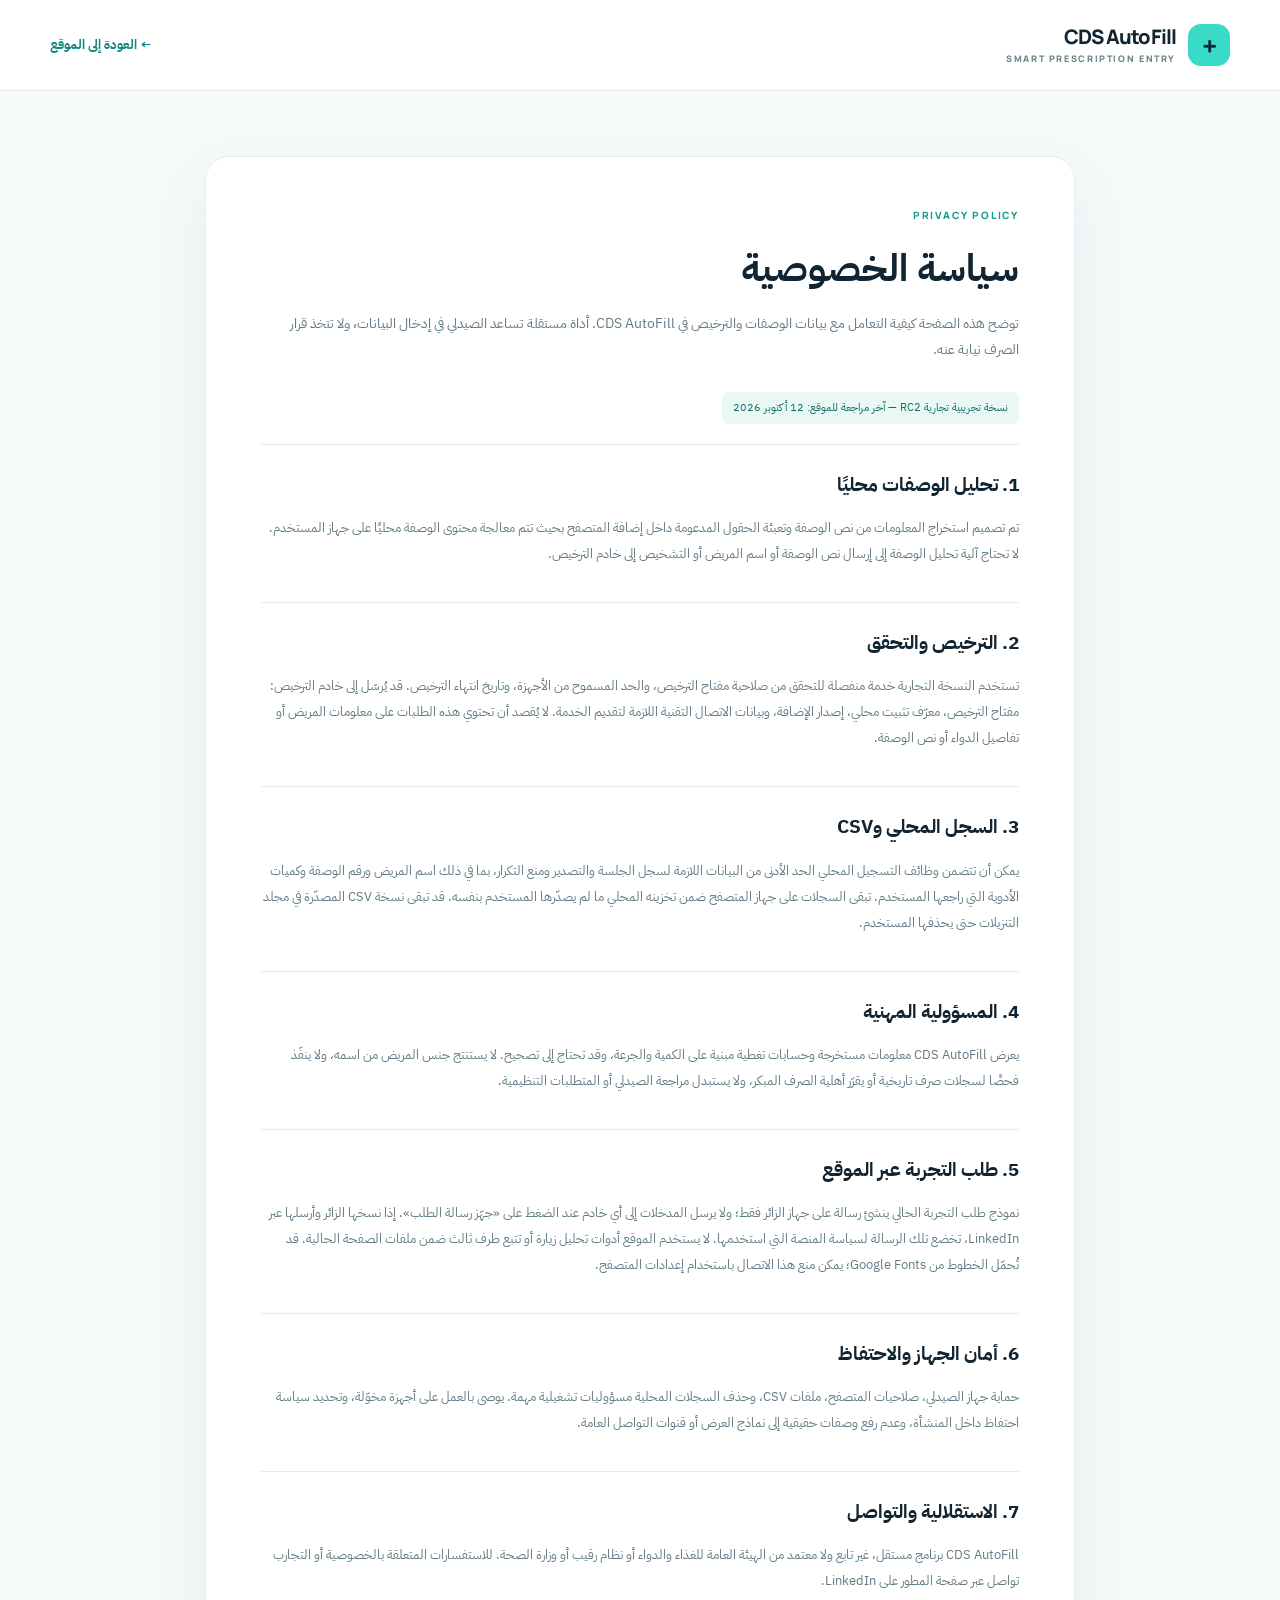
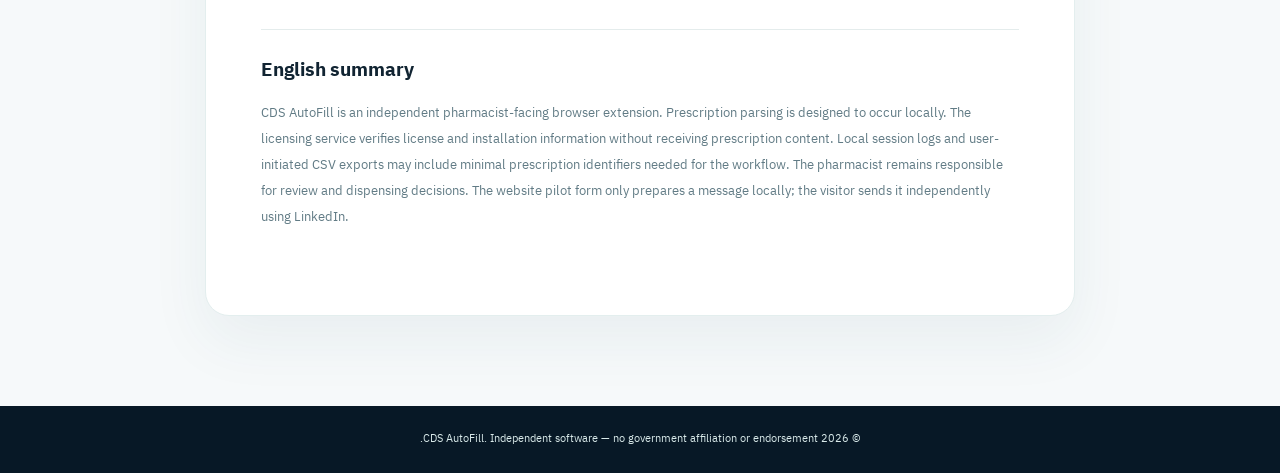
<file: privacy.html>
<!doctype html><html lang="ar" dir="rtl"><head><meta charset="utf-8"><meta name="viewport" content="width=device-width,initial-scale=1"><meta name="theme-color" content="#071826"><meta name="description" content="سياسة الخصوصية الخاصة بإضافة CDS AutoFill — معالجة محلية لبيانات الوصفات وفصل نظام الترخيص."><title>سياسة الخصوصية | CDS AutoFill</title><link rel="icon" href="favicon.svg" type="image/svg+xml"><link rel="stylesheet" href="styles.css"></head>
<body class="privacy-policy-page"><header class="policy-header"><div class="container policy-top"><a class="brand" href="index.html"><span class="brand-mark">+</span><span class="brand-text"><strong>CDS AutoFill</strong><small>SMART PRESCRIPTION ENTRY</small></span></a><a class="policy-back" href="index.html">← العودة إلى الموقع</a></div></header><main class="policy-main container"><article class="policy-wrap"><span class="section-kicker">PRIVACY POLICY</span><h1>سياسة الخصوصية</h1><p class="policy-lead">توضح هذه الصفحة كيفية التعامل مع بيانات الوصفات والترخيص في CDS AutoFill. أداة مستقلة تساعد الصيدلي في إدخال البيانات، ولا تتخذ قرار الصرف نيابة عنه.</p><span class="policy-status">نسخة تجريبية تجارية RC2 — آخر مراجعة للموقع: 12 أكتوبر 2026</span>
<section class="policy-section"><h2>1. تحليل الوصفات محليًا</h2><p>تم تصميم استخراج المعلومات من نص الوصفة وتعبئة الحقول المدعومة داخل إضافة المتصفح بحيث تتم معالجة محتوى الوصفة محليًا على جهاز المستخدم. لا تحتاج آلية تحليل الوصفة إلى إرسال نص الوصفة أو اسم المريض أو التشخيص إلى خادم الترخيص.</p></section>
<section class="policy-section"><h2>2. الترخيص والتحقق</h2><p>تستخدم النسخة التجارية خدمة منفصلة للتحقق من صلاحية مفتاح الترخيص، والحد المسموح من الأجهزة، وتاريخ انتهاء الترخيص. قد يُرسَل إلى خادم الترخيص: مفتاح الترخيص، معرّف تثبيت محلي، إصدار الإضافة، وبيانات الاتصال التقنية اللازمة لتقديم الخدمة. لا يُقصد أن تحتوي هذه الطلبات على معلومات المريض أو تفاصيل الدواء أو نص الوصفة.</p></section>
<section class="policy-section"><h2>3. السجل المحلي وCSV</h2><p>يمكن أن تتضمن وظائف التسجيل المحلي الحد الأدنى من البيانات اللازمة لسجل الجلسة والتصدير ومنع التكرار، بما في ذلك اسم المريض ورقم الوصفة وكميات الأدوية التي راجعها المستخدم. تبقى السجلات على جهاز المتصفح ضمن تخزينه المحلي ما لم يصدّرها المستخدم بنفسه. قد تبقى نسخة CSV المصدّرة في مجلد التنزيلات حتى يحذفها المستخدم.</p></section>
<section class="policy-section"><h2>4. المسؤولية المهنية</h2><p>يعرض CDS AutoFill معلومات مستخرجة وحسابات تغطية مبنية على الكمية والجرعة، وقد تحتاج إلى تصحيح. لا يستنتج جنس المريض من اسمه، ولا ينفّذ فحصًا لسجلات صرف تاريخية أو يقرّر أهلية الصرف المبكر، ولا يستبدل مراجعة الصيدلي أو المتطلبات التنظيمية.</p></section>
<section class="policy-section"><h2>5. طلب التجربة عبر الموقع</h2><p>نموذج طلب التجربة الحالي ينشئ رسالة على جهاز الزائر فقط؛ ولا يرسل المدخلات إلى أي خادم عند الضغط على «جهّز رسالة الطلب». إذا نسخها الزائر وأرسلها عبر LinkedIn، تخضع تلك الرسالة لسياسة المنصة التي استخدمها. لا يستخدم الموقع أدوات تحليل زيارة أو تتبع طرف ثالث ضمن ملفات الصفحة الحالية. قد تُحمّل الخطوط من Google Fonts؛ يمكن منع هذا الاتصال باستخدام إعدادات المتصفح.</p></section>
<section class="policy-section"><h2>6. أمان الجهاز والاحتفاظ</h2><p>حماية جهاز الصيدلي، صلاحيات المتصفح، ملفات CSV، وحذف السجلات المحلية مسؤوليات تشغيلية مهمة. يوصى بالعمل على أجهزة مخوّلة، وتحديد سياسة احتفاظ داخل المنشأة، وعدم رفع وصفات حقيقية إلى نماذج العرض أو قنوات التواصل العامة.</p></section>
<section class="policy-section"><h2>7. الاستقلالية والتواصل</h2><p>CDS AutoFill برنامج مستقل، غير تابع ولا معتمد من الهيئة العامة للغذاء والدواء أو نظام رقيب أو وزارة الصحة. للاستفسارات المتعلقة بالخصوصية أو التجارب تواصل عبر <a href="https://sa.linkedin.com/in/ali-al-ghamdi-3a68271b6" target="_blank" rel="noopener noreferrer">صفحة المطور على LinkedIn</a>.</p></section>
<section class="policy-section" lang="en" dir="ltr"><h2>English summary</h2><p>CDS AutoFill is an independent pharmacist-facing browser extension. Prescription parsing is designed to occur locally. The licensing service verifies license and installation information without receiving prescription content. Local session logs and user-initiated CSV exports may include minimal prescription identifiers needed for the workflow. The pharmacist remains responsible for review and dispensing decisions. The website pilot form only prepares a message locally; the visitor sends it independently using LinkedIn.</p></section></article></main><footer class="policy-footer">© 2026 CDS AutoFill. Independent software — no government affiliation or endorsement.</footer></body></html>
</file>
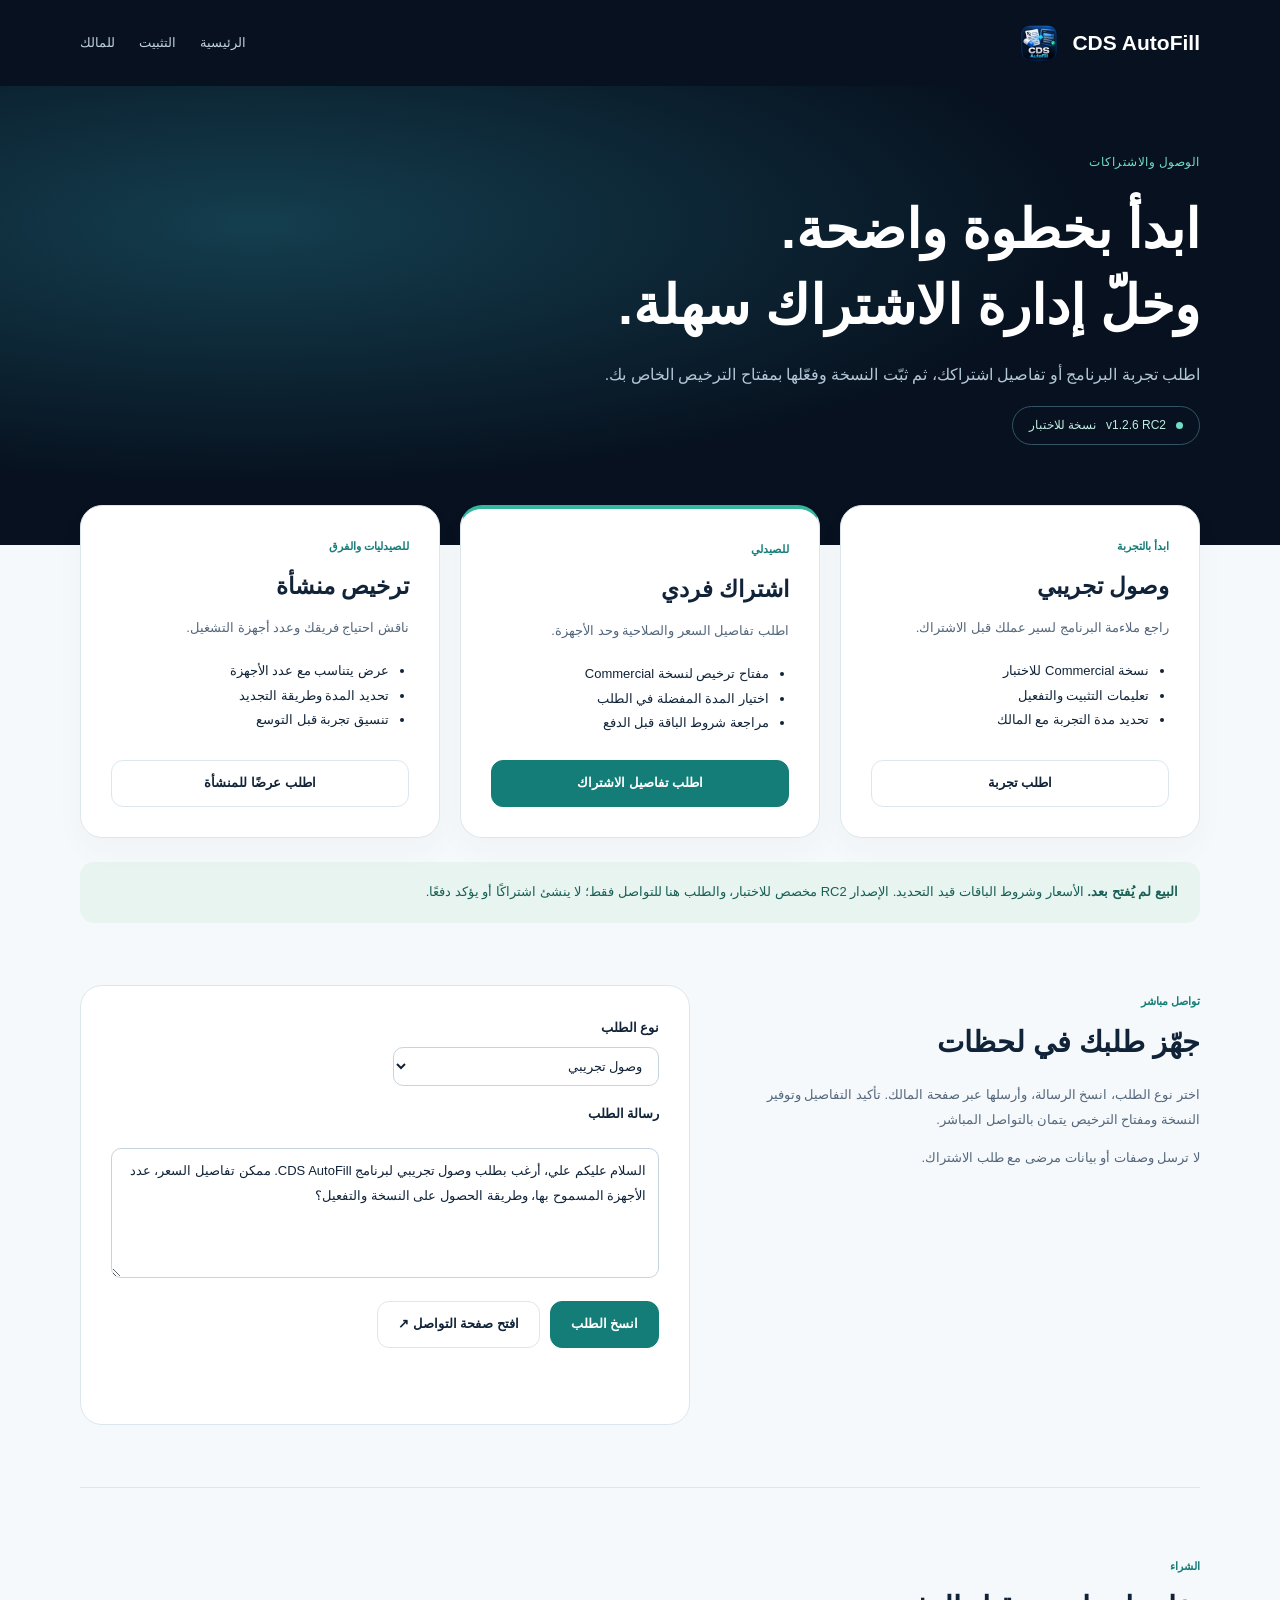
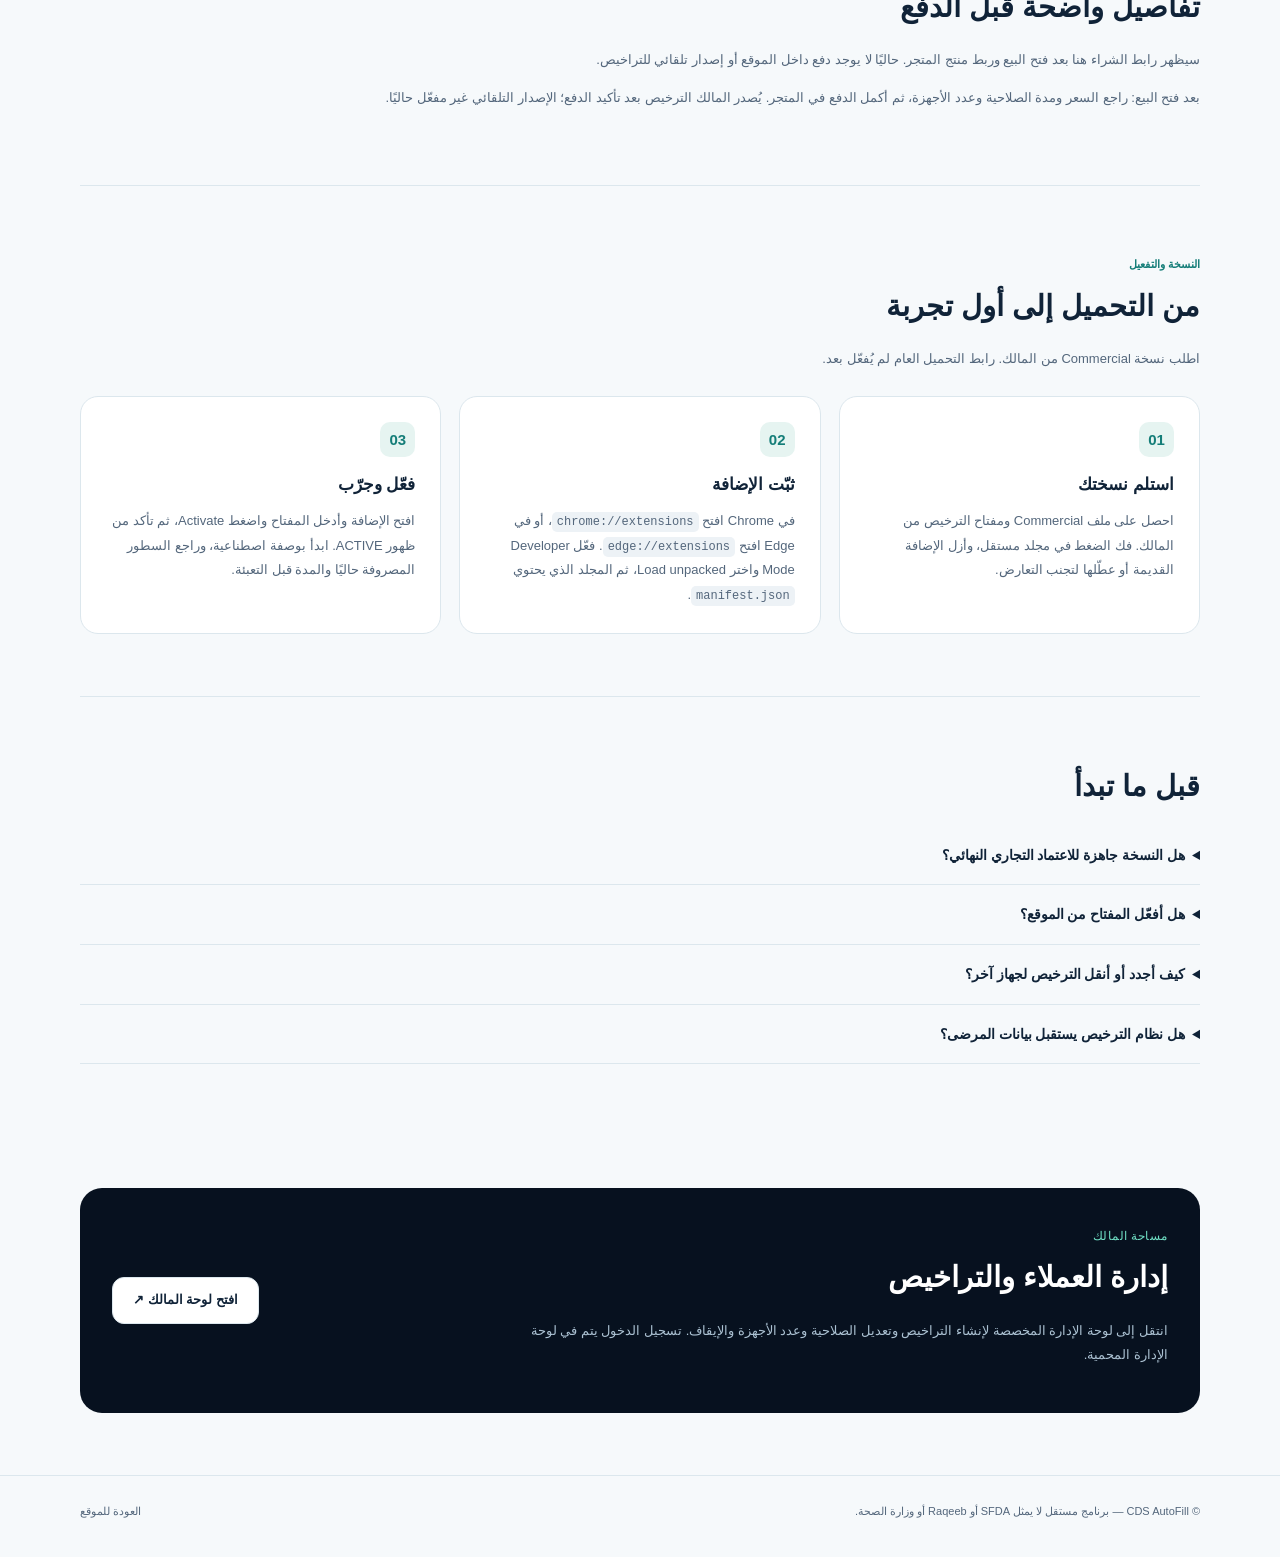
<file: subscriptions.html>
<!doctype html>
<html lang="ar" dir="rtl">
<head>
<meta charset="utf-8"><meta name="viewport" content="width=device-width,initial-scale=1">
<meta name="theme-color" content="#07111f"><meta name="description" content="الوصول إلى CDS AutoFill، طلب الاشتراك، وخطوات تثبيت وتفعيل النسخة التجارية.">
<title>الاشتراكات والتفعيل | CDS AutoFill</title>
<style>
:root{--ink:#102338;--muted:#54677c;--dark:#07111f;--teal:#147d78;--line:#dce7ed}*{box-sizing:border-box}html{scroll-behavior:smooth;scroll-padding-top:100px}body{margin:0;background:#f6f9fb;color:var(--ink);font-family:Tahoma,Arial,sans-serif;line-height:1.9}a{color:inherit;text-decoration:none}button,select,textarea{font:inherit}.wrap{width:min(1120px,calc(100% - 40px));margin:auto}.header{background:var(--dark);color:white}.nav{display:flex;align-items:center;justify-content:space-between;gap:20px;padding:22px 0}.brand{font:700 21px Arial,sans-serif;display:flex;align-items:center;gap:12px;direction:ltr}.brand img{width:42px;height:42px;border-radius:12px}.navlinks{display:flex;gap:24px;font-size:13px;color:#c2d1df}.hero{padding:60px 0 100px;color:white;background:radial-gradient(ellipse at 20% 30%,#143e4e 0,transparent 58%),var(--dark)}.tag{color:#70e0c5;font-size:12px;letter-spacing:.5px}.hero h1{font-size:clamp(33px,5vw,54px);line-height:1.4;margin:16px 0;max-width:760px}.hero p{color:#b3c7d8;max-width:660px;font-size:16px}.status{display:inline-flex;gap:10px;align-items:center;border:1px solid #335466;border-radius:40px;padding:7px 16px;font-size:12px;color:#c1eee4}.dot{width:7px;height:7px;border-radius:50%;background:#72ddc5}.cards{display:grid;grid-template-columns:repeat(3,1fr);gap:20px;margin-top:-40px;position:relative}.card{background:white;padding:30px;border:1px solid var(--line);border-radius:22px;box-shadow:0 12px 30px #15314108;display:flex;flex-direction:column}.card.featured{border-top:4px solid #34b79c}.kicker{font-size:11px;color:var(--teal);font-weight:bold}.card h2{font-size:23px;margin:8px 0}.card p{font-size:13px;color:var(--muted);margin:0 0 18px}.note{font-size:13px;color:var(--muted)}.card ul{margin:0 0 24px;padding-right:20px;font-size:13px;flex:1}.btn{display:inline-flex;align-items:center;justify-content:center;gap:8px;min-height:47px;padding:10px 20px;border-radius:12px;border:1px solid var(--line);background:white;color:var(--ink);font-size:13px;font-weight:bold;cursor:pointer}.btn.primary{background:var(--teal);color:white;border-color:var(--teal)}.btn.dark{background:var(--dark);color:white;border-color:var(--dark)}.btn:hover{filter:brightness(.95)}:focus-visible{outline:3px solid #22ae97;outline-offset:4px}[hidden]{display:none!important}.section{padding:62px 0}.section h2{font-size:29px;margin:0 0 12px}.section>p{color:var(--muted)}.notice{margin:24px 0 0;padding:18px 22px;border-radius:14px;background:#e7f4f0;color:#185f54;font-size:13px}.request-grid{display:grid;grid-template-columns:1fr 1.3fr;gap:40px;align-items:start}.panel{border:1px solid var(--line);border-radius:22px;background:white;padding:30px}.fields{display:grid;grid-template-columns:1fr 1fr;gap:16px}label{display:block;font-size:13px;font-weight:bold;margin-bottom:7px}select,textarea{width:100%;border:1px solid #c5d4df;border-radius:10px;padding:10px 12px;background:white;color:var(--ink);font-size:13px}textarea{resize:vertical;min-height:130px;line-height:1.9;margin-top:14px}.actions{display:flex;flex-wrap:wrap;gap:10px;margin-top:12px}.live{min-height:24px;font-size:12px;color:var(--teal);margin-top:10px}.steps{display:grid;grid-template-columns:repeat(3,1fr);gap:18px}.step{padding:25px;background:white;border:1px solid var(--line);border-radius:18px}.num{display:inline-grid;place-items:center;background:#e6f4f1;color:var(--teal);width:35px;height:35px;border-radius:10px;font:bold 15px Arial}.step h3{font-size:17px;margin:12px 0 8px}.step p{font-size:13px;color:var(--muted);margin:0}code{font:12px monospace;background:#edf2f6;border-radius:5px;padding:3px 5px;direction:ltr;display:inline-block;overflow-wrap:anywhere}details{border-bottom:1px solid var(--line);padding:16px 0}summary{cursor:pointer;font-size:14px;font-weight:bold}details p{font-size:13px;color:var(--muted)}.owner{background:var(--dark);color:white;border-radius:22px;padding:32px;display:flex;gap:24px;justify-content:space-between;align-items:center}.owner p{color:#abc1d2;font-size:13px;max-width:650px}.owner .btn{white-space:nowrap}.footer{border-top:1px solid var(--line);padding:25px 0 35px;font-size:11px;color:var(--muted)}.footer .wrap{display:flex;justify-content:space-between;gap:20px}.divider{border-top:1px solid var(--line)}@media(max-width:800px){.cards,.steps{grid-template-columns:1fr}.request-grid{grid-template-columns:1fr;gap:20px}.hero{padding-bottom:80px}.navlinks{gap:14px;font-size:11px}.owner{flex-direction:column;align-items:start}.section{padding:42px 0}.wrap{width:calc(100% - 28px)}.card,.panel{padding:24px}}@media(prefers-reduced-motion:reduce){html{scroll-behavior:auto}}
</style>
<script src="commerce-config.js" defer></script><script src="commerce.js" defer></script>
</head>
<body>
<header class="header"><nav class="wrap nav" aria-label="التنقل"><a class="brand" href="index.html"><img src="[data-uri]" alt=""><span>CDS AutoFill</span></a><div class="navlinks"><a href="index.html">الرئيسية</a><a href="#install">التثبيت</a><a href="#owner">للمالك</a></div></nav></header>
<main>
<section class="hero"><div class="wrap"><span class="tag">الوصول والاشتراكات</span><h1>ابدأ بخطوة واضحة.<br>وخلّ إدارة الاشتراك سهلة.</h1><p>اطلب تجربة البرنامج أو تفاصيل اشتراكك، ثم ثبّت النسخة وفعّلها بمفتاح الترخيص الخاص بك.</p><span class="status"><span class="dot" aria-hidden="true"></span><span id="releaseLabel">v1.2.6 RC2</span><span>نسخة للاختبار</span></span></div></section>
<div class="wrap">
<section class="cards" aria-label="خيارات الوصول">
<article class="card"><span class="kicker">ابدأ بالتجربة</span><h2>وصول تجريبي</h2><p>راجع ملاءمة البرنامج لسير عملك قبل الاشتراك.</p><ul><li>نسخة Commercial للاختبار</li><li>تعليمات التثبيت والتفعيل</li><li>تحديد مدة التجربة مع المالك</li></ul><button class="btn" data-plan="pilot" type="button">اطلب تجربة</button></article>
<article class="card featured"><span class="kicker">للصيدلي</span><h2>اشتراك فردي</h2><p>اطلب تفاصيل السعر والصلاحية وحد الأجهزة.</p><ul><li>مفتاح ترخيص لنسخة Commercial</li><li>اختيار المدة المفضلة في الطلب</li><li>مراجعة شروط الباقة قبل الدفع</li></ul><button class="btn primary" data-plan="single" type="button">اطلب تفاصيل الاشتراك</button></article>
<article class="card"><span class="kicker">للصيدليات والفرق</span><h2>ترخيص منشأة</h2><p>ناقش احتياج فريقك وعدد أجهزة التشغيل.</p><ul><li>عرض يتناسب مع عدد الأجهزة</li><li>تحديد المدة وطريقة التجديد</li><li>تنسيق تجربة قبل التوسع</li></ul><button class="btn" data-plan="facility" type="button">اطلب عرضًا للمنشأة</button></article>
</section>
<div class="notice"><strong>البيع لم يُفتح بعد.</strong> الأسعار وشروط الباقات قيد التحديد. الإصدار RC2 مخصص للاختبار، والطلب هنا للتواصل فقط؛ لا ينشئ اشتراكًا أو يؤكد دفعًا.</div>
<section class="section request-grid" id="request"><div><span class="kicker">تواصل مباشر</span><h2>جهّز طلبك في لحظات</h2><p class="note">اختر نوع الطلب، انسخ الرسالة، وأرسلها عبر صفحة المالك. تأكيد التفاصيل وتوفير النسخة ومفتاح الترخيص يتمان بالتواصل المباشر.</p><p class="note">لا ترسل وصفات أو بيانات مرضى مع طلب الاشتراك.</p></div><div class="panel"><div class="fields"><div><label for="plan">نوع الطلب</label><select id="plan"><option value="pilot">وصول تجريبي</option><option value="single">اشتراك فردي</option><option value="facility">ترخيص منشأة</option></select></div><div id="periodRow" hidden><label for="period">المدة المفضلة</label><select id="period"><option value="monthly">شهري</option><option value="annual">سنوي</option></select></div></div><label for="requestText" style="margin-top:16px">رسالة الطلب</label><textarea id="requestText" readonly></textarea><div class="actions"><button type="button" class="btn primary" id="copyRequest">انسخ الطلب</button><a class="btn" data-contact href="https://sa.linkedin.com/in/ali-al-ghamdi-3a68271b6" target="_blank" rel="noopener noreferrer">افتح صفحة التواصل ↗</a></div><p class="live" id="copyStatus" role="status" aria-live="polite"></p></div></section>
<section class="section divider" id="payment"><span class="kicker">الشراء</span><h2>تفاصيل واضحة قبل الدفع</h2><p id="salesStatus" class="note">سيظهر رابط الشراء هنا بعد فتح البيع وربط منتج المتجر. حاليًا لا يوجد دفع داخل الموقع أو إصدار تلقائي للتراخيص.</p><a class="btn primary" id="checkoutLink" target="_blank" rel="noopener noreferrer" hidden>انتقل إلى المتجر ↗</a><p class="note">بعد فتح البيع: راجع السعر ومدة الصلاحية وعدد الأجهزة، ثم أكمل الدفع في المتجر. يُصدر المالك الترخيص بعد تأكيد الدفع؛ الإصدار التلقائي غير مفعّل حاليًا.</p></section>
<section class="section divider" id="install"><span class="kicker">النسخة والتفعيل</span><h2>من التحميل إلى أول تجربة</h2><p id="downloadStatus" class="note">اطلب نسخة Commercial من المالك. رابط التحميل العام لم يُفعّل بعد.</p><a class="btn primary" id="downloadLink" target="_blank" rel="noopener noreferrer" hidden>تحميل نسخة Commercial ↗</a><div class="steps" style="margin-top:24px"><article class="step"><span class="num">01</span><h3>استلم نسختك</h3><p>احصل على ملف Commercial ومفتاح الترخيص من المالك. فك الضغط في مجلد مستقل، وأزل الإضافة القديمة أو عطّلها لتجنب التعارض.</p></article><article class="step"><span class="num">02</span><h3>ثبّت الإضافة</h3><p>في Chrome افتح <code>chrome://extensions</code>، أو في Edge افتح <code>edge://extensions</code>. فعّل Developer Mode واختر Load unpacked، ثم المجلد الذي يحتوي <code>manifest.json</code>.</p></article><article class="step"><span class="num">03</span><h3>فعّل وجرّب</h3><p>افتح الإضافة وأدخل المفتاح واضغط Activate، ثم تأكد من ظهور ACTIVE. ابدأ بوصفة اصطناعية، وراجع السطور المصروفة حاليًا والمدة قبل التعبئة.</p></article></div></section>
<section class="section divider" aria-label="الأسئلة الشائعة"><h2>قبل ما تبدأ</h2><details><summary>هل النسخة جاهزة للاعتماد التجاري النهائي؟</summary><p>RC2 إصدار مرشح للاختبار. حسابات البرنامج تساعد على المراجعة ولا تحدد الاستحقاق النظامي للصرف. يلزم اختبار الواجهة وسير العمل الحقيقي قبل اعتماد الإصدار المستقر.</p></details><details><summary>هل أفعّل المفتاح من الموقع؟</summary><p>التفعيل يتم داخل إضافة Commercial. الموقع يوضح الخطوات ويجمع روابط الوصول، بينما خادم الترخيص يتحقق من المفتاح والأجهزة.</p></details><details><summary>كيف أجدد أو أنقل الترخيص لجهاز آخر؟</summary><p>تواصل مع المالك لتأكيد التجديد أو نقل الجهاز. إلغاء تفعيل الإضافة على الجهاز القديم يحتاج نجاح الاتصال بالخادم حتى يتحرر الجهاز؛ حذف الإضافة وحده لا يؤكد تحريره.</p></details><details><summary>هل نظام الترخيص يستقبل بيانات المرضى؟</summary><p>نسخة RC2 ترسل لخادم الترخيص المفتاح ومعرّف التثبيت وإصدار الإضافة. محتوى الوصفة لا يُرسل إليه. السجل المحلي والتصدير قد يحتويان اسم المريض ورقم الوصفة، لذلك تعامل مع الملفات وفق سياسة منشأتك.</p></details></section>
<section class="section" id="owner"><div class="owner"><div><span class="tag">مساحة المالك</span><h2>إدارة العملاء والتراخيص</h2><p>انتقل إلى لوحة الإدارة المخصصة لإنشاء التراخيص وتعديل الصلاحية وعدد الأجهزة والإيقاف. تسجيل الدخول يتم في لوحة الإدارة المحمية.</p></div><a class="btn" id="ownerLink" href="https://cds-autofill-owner-admin.ali0algamdi14.workers.dev/" target="_blank" rel="noopener noreferrer">افتح لوحة المالك ↗</a></div></section>
</div></main><footer class="footer"><div class="wrap"><span>© CDS AutoFill — برنامج مستقل لا يمثل SFDA أو Raqeeb أو وزارة الصحة.</span><a href="index.html">العودة للموقع</a></div></footer>
</body></html>
</file>
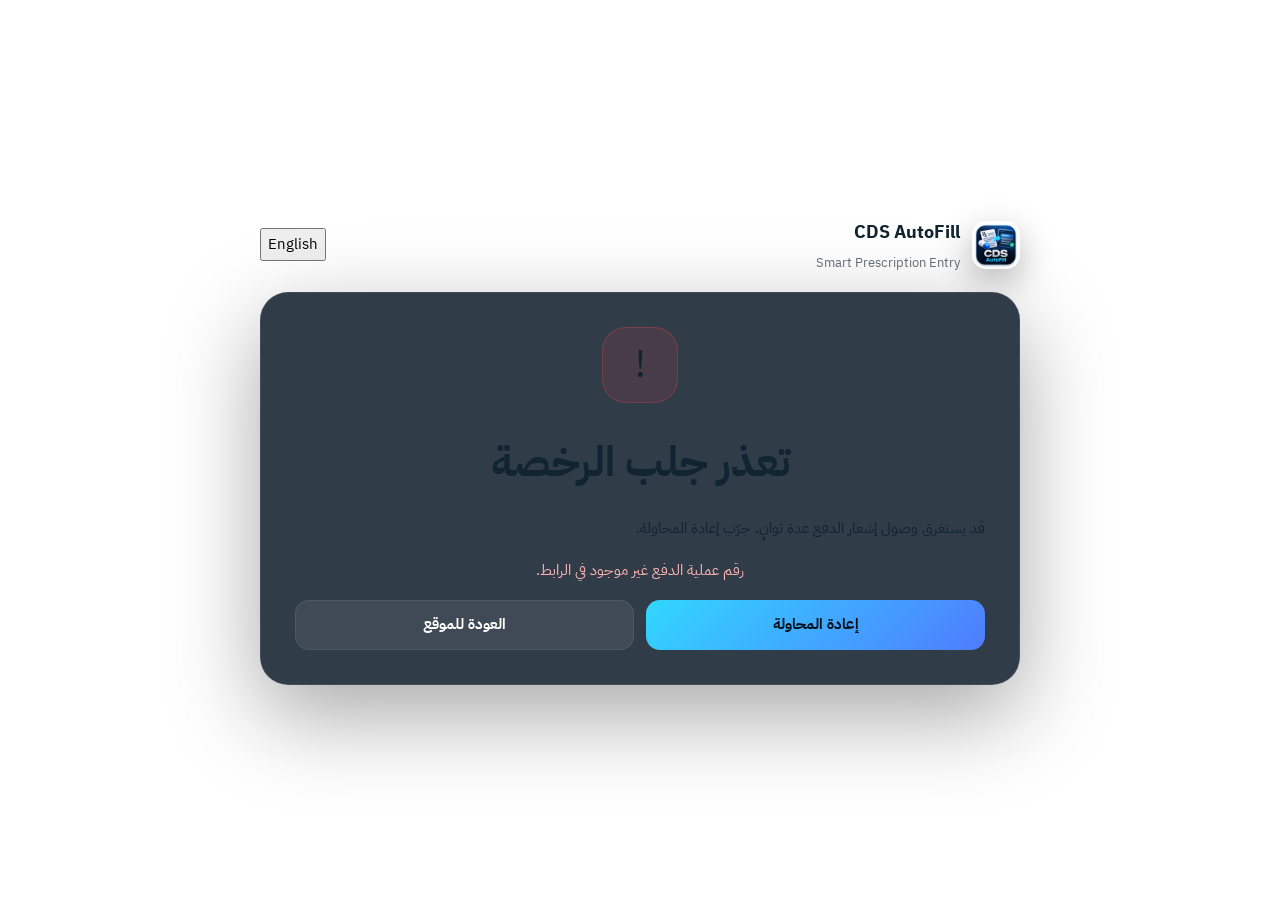
<file: success.html>
<!doctype html>
<html lang="ar" dir="rtl">
<head>
<meta charset="utf-8">
<meta name="viewport" content="width=device-width,initial-scale=1">
<meta name="theme-color" content="#07111f">
<title>تم الدفع — CDS AutoFill</title>
<meta name="robots" content="noindex,nofollow">
<link rel="icon" href="icon.png">
<link rel="stylesheet" href="styles.css">
<script>(function(){const l=localStorage.getItem('cdsSiteLang')||'ar';document.documentElement.lang=l;document.documentElement.dir=l==='ar'?'rtl':'ltr';})();</script>
<style>
.success-page{min-height:100vh;display:grid;place-items:center;padding:34px 18px;position:relative;overflow:hidden}
.success-shell{width:min(760px,100%);position:relative;z-index:2}
.success-top{display:flex;align-items:center;justify-content:space-between;gap:16px;margin-bottom:18px}
.success-brand{display:flex;align-items:center;gap:12px;text-decoration:none;color:inherit}
.success-brand img{width:48px;height:48px;border-radius:14px;box-shadow:0 12px 35px rgba(0,0,0,.28)}
.success-brand strong{display:block;font-size:18px}.success-brand small{display:block;opacity:.65;margin-top:2px}
.success-card{background:rgba(10,23,39,.84);backdrop-filter:blur(18px);border:1px solid rgba(255,255,255,.09);border-radius:28px;padding:34px;box-shadow:0 30px 90px rgba(0,0,0,.35)}
.success-icon{width:76px;height:76px;border-radius:24px;display:grid;place-items:center;margin:0 auto 20px;font-size:38px;background:rgba(34,197,94,.12);border:1px solid rgba(34,197,94,.28)}
.success-card h1{text-align:center;font-size:clamp(28px,5vw,42px);margin:0 0 10px}.success-card>.sub{text-align:center;max-width:590px;margin:0 auto 28px;opacity:.72;line-height:1.8}
.license-box{border:1px solid rgba(255,255,255,.10);background:rgba(255,255,255,.035);border-radius:20px;padding:18px;margin-top:18px}
.license-label{display:flex;align-items:center;justify-content:space-between;gap:12px;margin-bottom:10px;font-size:13px;opacity:.7}
.license-key{font-family:ui-monospace,SFMono-Regular,Menlo,Consolas,monospace;direction:ltr;text-align:center;word-break:break-all;font-size:18px;font-weight:800;letter-spacing:.5px;background:#07111f;border-radius:14px;padding:18px;border:1px solid rgba(255,255,255,.07)}
.success-actions{display:grid;grid-template-columns:1fr 1fr;gap:12px;margin-top:16px}.success-actions button,.success-actions a{min-height:50px;border-radius:14px;border:0;text-decoration:none;display:flex;align-items:center;justify-content:center;font-weight:800;cursor:pointer}.copy-btn{background:linear-gradient(135deg,#31d7ff,#4f7cff);color:#04111d}.home-btn{background:rgba(255,255,255,.07);color:#fff;border:1px solid rgba(255,255,255,.08)!important}
.license-meta{display:grid;grid-template-columns:repeat(3,1fr);gap:10px;margin-top:14px}.meta-item{background:rgba(255,255,255,.035);border:1px solid rgba(255,255,255,.06);border-radius:14px;padding:12px;text-align:center}.meta-item span{display:block;font-size:11px;opacity:.6;margin-bottom:5px}.meta-item b{font-size:13px}
.status-box{text-align:center;padding:22px;border-radius:18px;background:rgba(255,255,255,.035);border:1px dashed rgba(255,255,255,.12)}.spinner{width:36px;height:36px;margin:0 auto 12px;border:3px solid rgba(255,255,255,.12);border-top-color:#31d7ff;border-radius:50%;animation:spin .8s linear infinite}@keyframes spin{to{transform:rotate(360deg)}}
.error-state .success-icon{background:rgba(239,68,68,.12);border-color:rgba(239,68,68,.28)}.error-message{color:#ffb4b4;text-align:center;margin-top:12px;line-height:1.7}
.notice{font-size:12px;opacity:.58;text-align:center;margin-top:18px;line-height:1.7}
@media(max-width:620px){.success-card{padding:24px 18px;border-radius:22px}.success-actions{grid-template-columns:1fr}.license-meta{grid-template-columns:1fr}.success-top{align-items:flex-start}.license-key{font-size:15px}}
</style>
</head>
<body>
<div class="page-glow glow-a"></div><div class="page-glow glow-b"></div>
<main class="success-page">
  <div class="success-shell">
    <div class="success-top">
      <a class="success-brand" href="./"><img src="icon.png" alt="CDS AutoFill"><span><strong>CDS AutoFill</strong><small>Smart Prescription Entry</small></span></a>
      <button class="langbtn" id="langToggle" type="button">English</button>
    </div>

    <section class="success-card" id="card">
      <div id="loadingState">
        <div class="success-icon">✓</div>
        <h1 data-ar="تم استلام عملية الدفع" data-en="Payment received"></h1>
        <p class="sub" data-ar="نتحقق الآن من عملية الدفع ونجهز مفتاح تفعيل CDS AutoFill الخاص بك." data-en="We are verifying your payment and preparing your CDS AutoFill license key."></p>
        <div class="status-box"><div class="spinner"></div><b data-ar="جاري تجهيز الرخصة…" data-en="Preparing your license…"></b></div>
      </div>

      <div id="successState" hidden>
        <div class="success-icon">✓</div>
        <h1 data-ar="تم الدفع بنجاح" data-en="Payment successful"></h1>
        <p class="sub" data-ar="رخصتك جاهزة. انسخ المفتاح وأدخله في نافذة CDS AutoFill لتفعيل الخطة." data-en="Your license is ready. Copy the key and enter it in CDS AutoFill to activate your plan."></p>
        <div class="license-box">
          <div class="license-label"><span data-ar="مفتاح التفعيل" data-en="License key"></span><span id="testBadge"></span></div>
          <div class="license-key" id="licenseKey">—</div>
          <div class="success-actions">
            <button class="copy-btn" id="copyBtn" type="button" data-ar="نسخ مفتاح التفعيل" data-en="Copy license key"></button>
            <a class="home-btn" href="./" data-ar="العودة للموقع" data-en="Back to website"></a>
          </div>
          <div class="license-meta">
            <div class="meta-item"><span data-ar="الخطة" data-en="Plan"></span><b id="plan">—</b></div>
            <div class="meta-item"><span data-ar="الأجهزة" data-en="Devices"></span><b id="devices">—</b></div>
            <div class="meta-item"><span data-ar="تاريخ الانتهاء" data-en="Expires"></span><b id="expires">—</b></div>
          </div>
        </div>
        <p class="notice" data-ar="احتفظ بالمفتاح في مكان آمن. لا يتم إرسال بيانات المرضى أو الوصفات إلى نظام الدفع أو الترخيص." data-en="Keep your key in a safe place. Patient and prescription data are not sent to the payment or licensing system."></p>
      </div>

      <div id="errorState" class="error-state" hidden>
        <div class="success-icon">!</div>
        <h1 data-ar="تعذر جلب الرخصة" data-en="Couldn't retrieve license"></h1>
        <p class="sub" data-ar="قد يستغرق وصول إشعار الدفع عدة ثوانٍ. جرّب إعادة المحاولة." data-en="The payment notification can take a few seconds. Please try again."></p>
        <div class="error-message" id="errorMessage"></div>
        <div class="success-actions">
          <button class="copy-btn" id="retryBtn" type="button" data-ar="إعادة المحاولة" data-en="Try again"></button>
          <a class="home-btn" href="./" data-ar="العودة للموقع" data-en="Back to website"></a>
        </div>
      </div>
    </section>
  </div>
</main>
<script src="lang.js"></script>
<script src="success.js"></script>
</body>
</html>
</file>
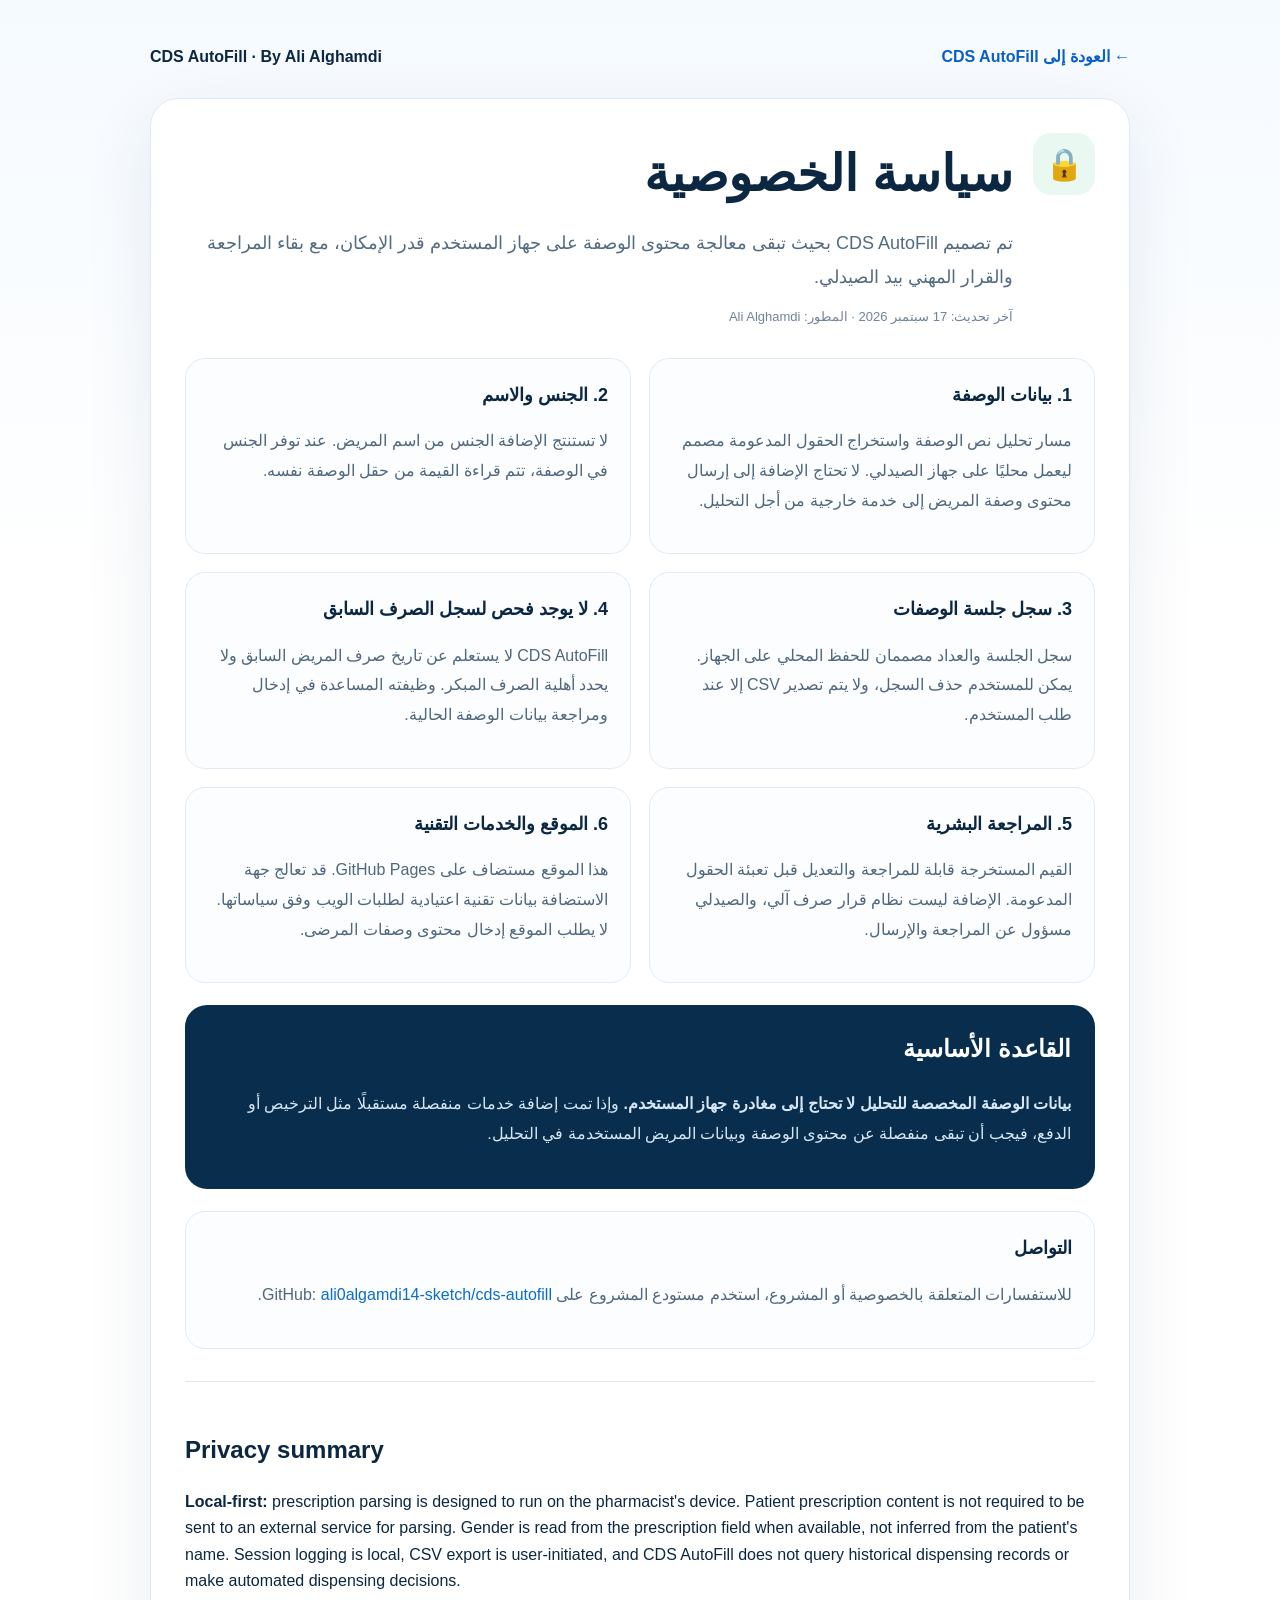
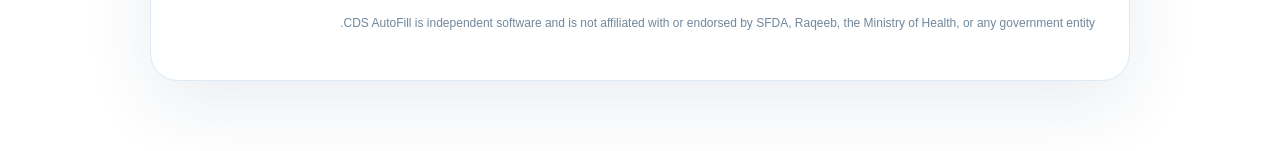
<file: cds-autofill-v2-site-privacy-safe/privacy.html>
<!doctype html>
<html lang="ar" dir="rtl">
<head>
  <meta charset="utf-8" />
  <meta name="viewport" content="width=device-width,initial-scale=1" />
  <title>سياسة الخصوصية | CDS AutoFill</title>
  <meta name="description" content="سياسة خصوصية CDS AutoFill — معالجة محلية لبيانات الوصفات مع بقاء المراجعة بيد الصيدلي." />
  <link rel="stylesheet" href="styles.css" />
  <style>
    .policy-page{min-height:100vh;background:linear-gradient(180deg,#f5faff 0,#fff 34%);color:#0c2742}.policy-wrap{width:min(980px,calc(100% - 36px));margin:0 auto;padding:44px 0 70px}.policy-top{display:flex;justify-content:space-between;align-items:center;gap:16px;margin-bottom:28px}.policy-back{display:inline-flex;align-items:center;gap:8px;text-decoration:none;color:#0a5fc7;font-weight:800}.policy-card{background:#fff;border:1px solid #dde9f5;border-radius:28px;padding:34px;box-shadow:0 24px 70px rgba(22,60,95,.09)}.policy-hero{display:grid;grid-template-columns:auto 1fr;gap:20px;align-items:start}.policy-lock{width:62px;height:62px;display:grid;place-items:center;border-radius:18px;background:#e9f8f1;font-size:31px}.policy-card h1{font-size:clamp(30px,5vw,50px);margin:0 0 10px}.policy-lead{font-size:18px;line-height:1.9;color:#526b82;margin:0}.policy-meta{margin-top:12px;color:#708399;font-size:13px}.policy-grid{display:grid;grid-template-columns:1fr 1fr;gap:18px;margin-top:30px}.policy-section{border:1px solid #e2ebf4;border-radius:20px;padding:22px;background:#fbfdff}.policy-section h2{margin:0 0 10px;font-size:18px}.policy-section p,.policy-section li{color:#50677d;line-height:1.85}.policy-highlight{margin-top:22px;border-radius:22px;background:#092e4d;color:#fff;padding:24px}.policy-highlight h2{margin-top:0}.policy-highlight p{color:#d5e6f5;line-height:1.9}.policy-en{margin-top:32px;padding-top:28px;border-top:1px solid #e0e9f2;direction:ltr;text-align:left}.policy-en h2{font-size:24px}.policy-contact a{color:#0b6dcc}.policy-note{font-size:12px;color:#71879c;margin-top:18px;line-height:1.8}@media(max-width:720px){.policy-grid{grid-template-columns:1fr}.policy-card{padding:23px}.policy-hero{grid-template-columns:1fr}.policy-top{align-items:flex-start;flex-direction:column}}
  </style>
</head>
<body>
  <main class="policy-page">
    <div class="policy-wrap">
      <div class="policy-top">
        <a class="policy-back" href="index.html">← العودة إلى CDS AutoFill</a>
        <strong>CDS AutoFill · By Ali Alghamdi</strong>
      </div>
      <article class="policy-card">
        <div class="policy-hero">
          <div class="policy-lock">🔒</div>
          <div>
            <h1>سياسة الخصوصية</h1>
            <p class="policy-lead">تم تصميم CDS AutoFill بحيث تبقى معالجة محتوى الوصفة على جهاز المستخدم قدر الإمكان، مع بقاء المراجعة والقرار المهني بيد الصيدلي.</p>
            <div class="policy-meta">آخر تحديث: 17 سبتمبر 2026 · المطور: Ali Alghamdi</div>
          </div>
        </div>
        <div class="policy-grid">
          <section class="policy-section"><h2>1. بيانات الوصفة</h2><p>مسار تحليل نص الوصفة واستخراج الحقول المدعومة مصمم ليعمل محليًا على جهاز الصيدلي. لا تحتاج الإضافة إلى إرسال محتوى وصفة المريض إلى خدمة خارجية من أجل التحليل.</p></section>
          <section class="policy-section"><h2>2. الجنس والاسم</h2><p>لا تستنتج الإضافة الجنس من اسم المريض. عند توفر الجنس في الوصفة، تتم قراءة القيمة من حقل الوصفة نفسه.</p></section>
          <section class="policy-section"><h2>3. سجل جلسة الوصفات</h2><p>سجل الجلسة والعداد مصممان للحفظ المحلي على الجهاز. يمكن للمستخدم حذف السجل، ولا يتم تصدير CSV إلا عند طلب المستخدم.</p></section>
          <section class="policy-section"><h2>4. لا يوجد فحص لسجل الصرف السابق</h2><p>CDS AutoFill لا يستعلم عن تاريخ صرف المريض السابق ولا يحدد أهلية الصرف المبكر. وظيفته المساعدة في إدخال ومراجعة بيانات الوصفة الحالية.</p></section>
          <section class="policy-section"><h2>5. المراجعة البشرية</h2><p>القيم المستخرجة قابلة للمراجعة والتعديل قبل تعبئة الحقول المدعومة. الإضافة ليست نظام قرار صرف آلي، والصيدلي مسؤول عن المراجعة والإرسال.</p></section>
          <section class="policy-section"><h2>6. الموقع والخدمات التقنية</h2><p>هذا الموقع مستضاف على GitHub Pages. قد تعالج جهة الاستضافة بيانات تقنية اعتيادية لطلبات الويب وفق سياساتها. لا يطلب الموقع إدخال محتوى وصفات المرضى.</p></section>
        </div>
        <section class="policy-highlight"><h2>القاعدة الأساسية</h2><p><strong>بيانات الوصفة المخصصة للتحليل لا تحتاج إلى مغادرة جهاز المستخدم.</strong> وإذا تمت إضافة خدمات منفصلة مستقبلًا مثل الترخيص أو الدفع، فيجب أن تبقى منفصلة عن محتوى الوصفة وبيانات المريض المستخدمة في التحليل.</p></section>
        <section class="policy-section policy-contact" style="margin-top:22px"><h2>التواصل</h2><p>للاستفسارات المتعلقة بالخصوصية أو المشروع، استخدم مستودع المشروع على GitHub: <a href="https://github.com/ali0algamdi14-sketch/cds-autofill">ali0algamdi14-sketch/cds-autofill</a>.</p></section>
        <section class="policy-en"><h2>Privacy summary</h2><p><strong>Local-first:</strong> prescription parsing is designed to run on the pharmacist's device. Patient prescription content is not required to be sent to an external service for parsing. Gender is read from the prescription field when available, not inferred from the patient's name. Session logging is local, CSV export is user-initiated, and CDS AutoFill does not query historical dispensing records or make automated dispensing decisions.</p></section>
        <p class="policy-note">CDS AutoFill is independent software and is not affiliated with or endorsed by SFDA, Raqeeb, the Ministry of Health, or any government entity.</p>
      </article>
    </div>
  </main>
</body>
</html>
</file>
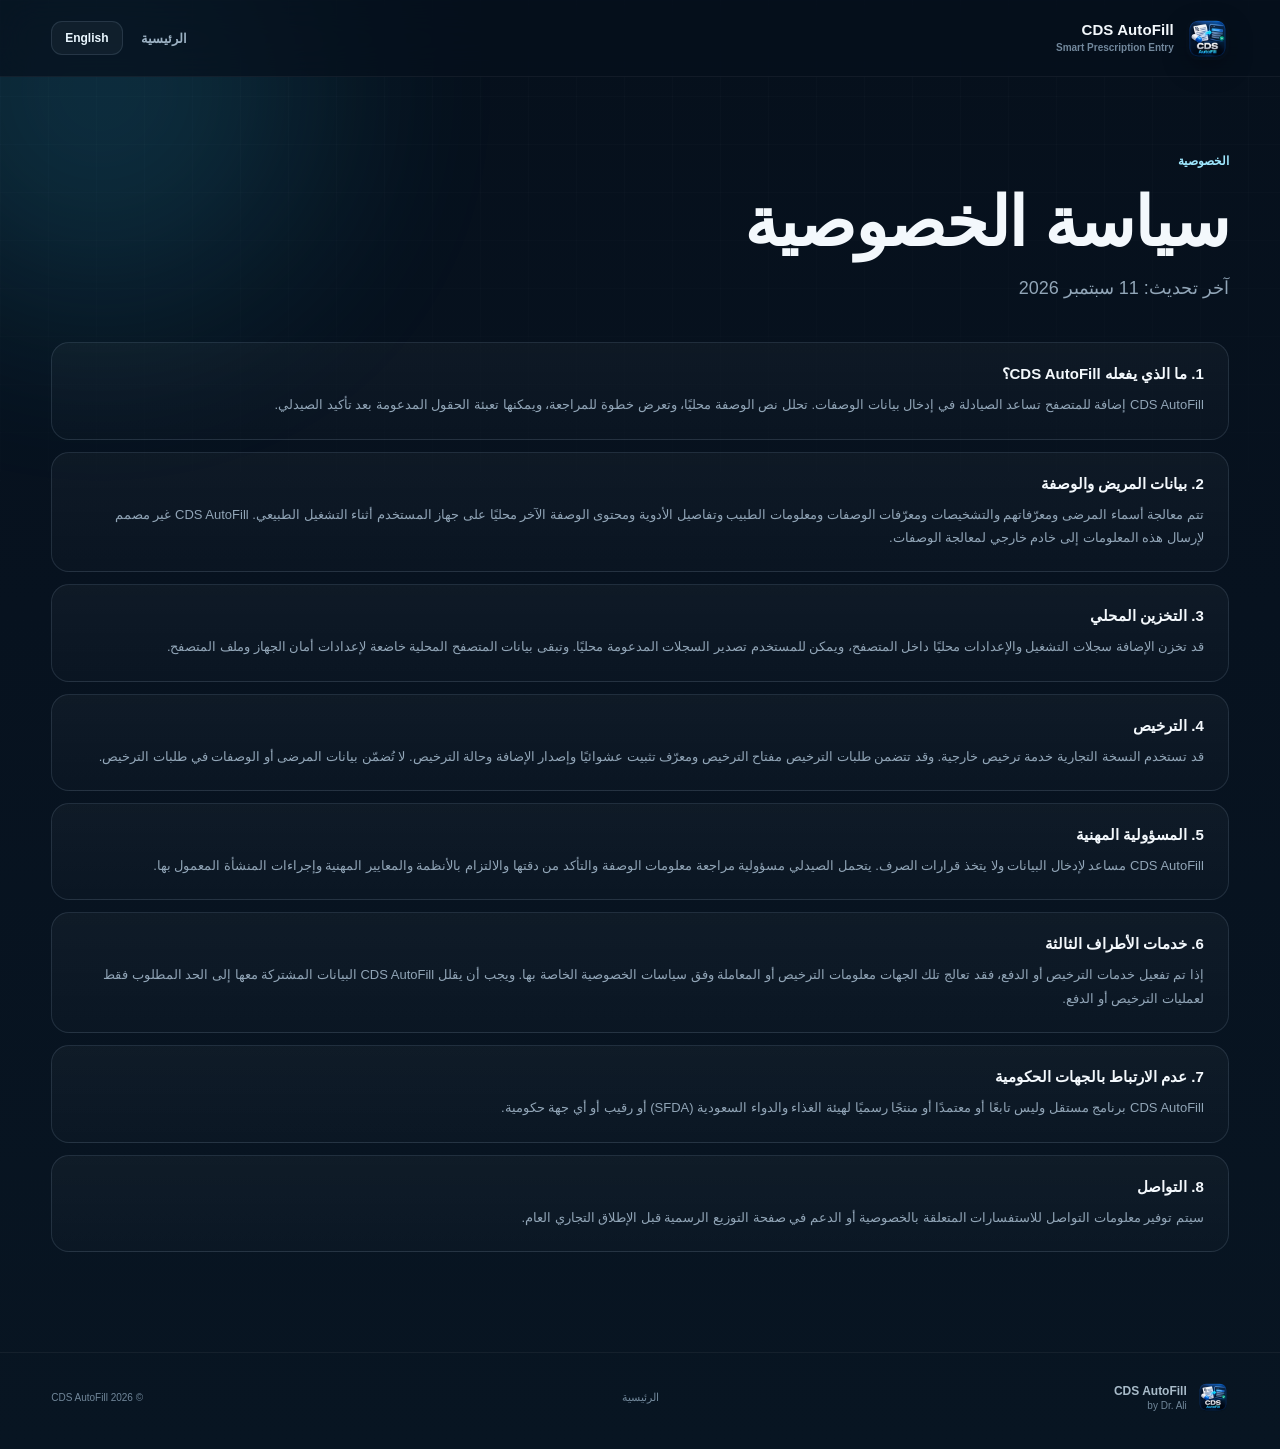
<file: CDS_AutoFill_Website_With_Payment_Success/privacy.html>
<!doctype html>
<html lang="ar" dir="rtl">
<head>
<meta charset="utf-8"><meta name="viewport" content="width=device-width,initial-scale=1"><meta name="theme-color" content="#07111f">
<title>Privacy Policy — CDS AutoFill</title><link rel="icon" href="icon.png"><link rel="stylesheet" href="styles.css">
<script>(function(){const l=localStorage.getItem('cdsSiteLang')||'ar';document.documentElement.lang=l;document.documentElement.dir=l==='ar'?'rtl':'ltr';})();</script>
</head>
<body>
<div class="page-glow glow-a"></div>
<header class="site-header"><div class="container nav-wrap"><a class="brand" href="./"><img src="icon.png" alt="CDS AutoFill icon"><span><b>CDS AutoFill</b><small>Smart Prescription Entry</small></span></a><div class="navright"><nav class="navlinks"><a href="./" data-ar="الرئيسية" data-en="Home"></a></nav><button class="langbtn" id="langToggle" type="button">English</button></div></div></header>
<main class="container privacy-page">
<section class="privacy-hero"><span class="section-kicker" data-ar="الخصوصية" data-en="Privacy"></span><h1 class="privacy-title"><span data-ar="سياسة الخصوصية" data-en="Privacy Policy"></span></h1><p class="lead" data-ar="آخر تحديث: 11 سبتمبر 2026" data-en="Last updated: 11 September 2026"></p></section>
<div class="policy-list">
<article class="feature policy"><h3 data-ar="1. ما الذي يفعله CDS AutoFill؟" data-en="1. What CDS AutoFill does"></h3><p data-ar="CDS AutoFill إضافة للمتصفح تساعد الصيادلة في إدخال بيانات الوصفات. تحلل نص الوصفة محليًا، وتعرض خطوة للمراجعة، ويمكنها تعبئة الحقول المدعومة بعد تأكيد الصيدلي." data-en="CDS AutoFill is a browser extension that assists pharmacists with prescription data entry. It parses prescription text locally, displays a review step, and can populate supported fields after pharmacist confirmation."></p></article>
<article class="feature policy"><h3 data-ar="2. بيانات المريض والوصفة" data-en="2. Patient and prescription data"></h3><p data-ar="تتم معالجة أسماء المرضى ومعرّفاتهم والتشخيصات ومعرّفات الوصفات ومعلومات الطبيب وتفاصيل الأدوية ومحتوى الوصفة الآخر محليًا على جهاز المستخدم أثناء التشغيل الطبيعي. CDS AutoFill غير مصمم لإرسال هذه المعلومات إلى خادم خارجي لمعالجة الوصفات." data-en="Patient names, patient identifiers, diagnoses, prescription identifiers, physician information, medication details and other prescription content are processed locally on the user's device during normal operation. CDS AutoFill is not designed to transmit this information to an external prescription-processing server."></p></article>
<article class="feature policy"><h3 data-ar="3. التخزين المحلي" data-en="3. Local storage"></h3><p data-ar="قد تخزن الإضافة سجلات التشغيل والإعدادات محليًا داخل المتصفح، ويمكن للمستخدم تصدير السجلات المدعومة محليًا. وتبقى بيانات المتصفح المحلية خاضعة لإعدادات أمان الجهاز وملف المتصفح." data-en="The extension may store operational logs and settings locally in the browser. Users may export supported logs locally. Local browser data remains subject to the browser profile and device security controls."></p></article>
<article class="feature policy"><h3 data-ar="4. الترخيص" data-en="4. Licensing"></h3><p data-ar="قد تستخدم النسخة التجارية خدمة ترخيص خارجية. وقد تتضمن طلبات الترخيص مفتاح الترخيص ومعرّف تثبيت عشوائيًا وإصدار الإضافة وحالة الترخيص. لا تُضمّن بيانات المرضى أو الوصفات في طلبات الترخيص." data-en="A commercial version may use an external licensing provider. Licensing requests may include a license key, a randomly generated installation identifier, extension version and license status. Patient and prescription data must not be included in licensing requests."></p></article>
<article class="feature policy"><h3 data-ar="5. المسؤولية المهنية" data-en="5. Professional responsibility"></h3><p data-ar="CDS AutoFill مساعد لإدخال البيانات ولا يتخذ قرارات الصرف. يتحمل الصيدلي مسؤولية مراجعة معلومات الوصفة والتأكد من دقتها والالتزام بالأنظمة والمعايير المهنية وإجراءات المنشأة المعمول بها." data-en="CDS AutoFill is a data-entry assistant and does not make dispensing decisions. Pharmacists are responsible for reviewing prescription information, confirming accuracy and complying with applicable laws, professional standards and institutional procedures."></p></article>
<article class="feature policy"><h3 data-ar="6. خدمات الأطراف الثالثة" data-en="6. Third-party services"></h3><p data-ar="إذا تم تفعيل خدمات الترخيص أو الدفع، فقد تعالج تلك الجهات معلومات الترخيص أو المعاملة وفق سياسات الخصوصية الخاصة بها. ويجب أن يقلل CDS AutoFill البيانات المشتركة معها إلى الحد المطلوب فقط لعمليات الترخيص أو الدفع." data-en="If licensing or payment services are enabled, those providers may process licensing or transaction information under their own privacy terms. CDS AutoFill should minimize data shared with such services to what is required for licensing or payment operations."></p></article>
<article class="feature policy"><h3 data-ar="7. عدم الارتباط بالجهات الحكومية" data-en="7. Government affiliation"></h3><p data-ar="CDS AutoFill برنامج مستقل وليس تابعًا أو معتمدًا أو منتجًا رسميًا لهيئة الغذاء والدواء السعودية (SFDA) أو رقيب أو أي جهة حكومية." data-en="CDS AutoFill is independent software and is not affiliated with, endorsed by, or an official product of SFDA, Raqeeb, or any government authority."></p></article>
<article class="feature policy"><h3 data-ar="8. التواصل" data-en="8. Contact"></h3><p data-ar="سيتم توفير معلومات التواصل للاستفسارات المتعلقة بالخصوصية أو الدعم في صفحة التوزيع الرسمية قبل الإطلاق التجاري العام." data-en="For privacy or support inquiries, contact information will be provided on the official distribution page before public commercial release."></p></article>
</div>
</main>
<footer><div class="container footerrow"><div class="footer-brand"><img src="icon.png" alt=""><div><b>CDS AutoFill</b><span>by Dr. Ali</span></div></div><div class="footer-links"><a href="./" data-ar="الرئيسية" data-en="Home"></a></div><div class="copyright">© 2026 CDS AutoFill</div></div></footer>
<script src="lang.js"></script></body></html>
</file>
<file: styles.css>
@import url('https://fonts.googleapis.com/css2?family=IBM+Plex+Sans+Arabic:wght@400;500;600;700&family=Manrope:wght@400;500;600;700;800&display=swap');
:root{--navy:#071826;--deep:#061b29;--teal:#39dac7;--teal-dark:#0e887e;--ink:#112432;--muted:#637587;--line:#e2ebee;--bg:#fff;--off:#f4f8f8;--radius:23px;--max:1180px}*{box-sizing:border-box}html{scroll-behavior:smooth}body{margin:0;color:var(--ink);background:var(--bg);font:400 15px/1.85 'IBM Plex Sans Arabic',Tahoma,sans-serif;-webkit-font-smoothing:antialiased}body[dir=ltr]{font-family:Manrope,Arial,sans-serif;line-height:1.75}a{color:inherit;text-decoration:none}button,input,textarea,select{font:inherit}button{cursor:pointer}button:focus-visible,a:focus-visible,input:focus-visible,textarea:focus-visible,select:focus-visible,summary:focus-visible{outline:3px solid #39dac7;outline-offset:3px}.container{max-width:var(--max);width:calc(100% - 64px);margin-inline:auto}.skip{position:absolute;top:-80px;inset-inline-start:12px;z-index:999;padding:8px 18px;background:white;color:var(--ink)}.skip:focus{top:15px}.site-header{position:relative;z-index:30;background:#fff;border-bottom:1px solid #edf2f2}.nav-shell{height:90px;display:flex;align-items:center;gap:40px}.brand{display:inline-flex;align-items:center;gap:12px;white-space:nowrap}.brand-mark{width:42px;height:42px;display:grid;place-items:center;border-radius:13px;background:#39dac7;color:#072e38;font:800 27px Manrope,Arial;flex:0 0 auto}.brand-mark svg{width:100%;height:100%}.brand-text{display:flex;flex-direction:column;line-height:1.25;gap:5px}.brand-text strong{font:800 20px/1.1 Manrope,Arial;letter-spacing:-.045em}.brand-text small{font:800 9px/1.3 Manrope,Arial;letter-spacing:.18em;color:#668187}.desktop-nav{display:flex;align-items:center;justify-content:center;gap:29px;margin-inline:auto}.desktop-nav a{font-size:12.5px;font-weight:700;color:#395565;transition:color .2s}.desktop-nav a:hover{color:var(--teal-dark)}.nav-actions{display:flex;align-items:center;gap:10px}.lang-toggle{border:1px solid #dce9e8;background:#fff;padding:10px 12px;border-radius:11px;font:800 12px Manrope,Arial;color:#234250}.lang-toggle span{color:var(--teal-dark)}.button{border:0;border-radius:12px;padding:13px 23px;display:inline-flex;align-items:center;justify-content:center;gap:13px;font-weight:700;font-size:13px;text-align:center;transition:transform .2s,background .2s,box-shadow .2s;white-space:nowrap}.button:hover{transform:translateY(-2px)}.button-dark{background:var(--navy);color:#fff}.button-dark:hover{background:#12384c}.button-primary{background:var(--teal);color:#06262c;box-shadow:0 12px 25px rgba(57,218,199,.19)}.button-primary:hover{background:#59e8d5}.button-outline{border:1px solid rgba(255,255,255,.26);color:#e9f6f6;background:rgba(255,255,255,.06)}.button-outline:hover{background:rgba(255,255,255,.12)}.button-outline-light{border:1px solid #cce0e0;background:#fff;color:#183949}.button-large{min-height:56px;padding-inline:25px}.mobile-menu,.mobile-nav{display:none}.hero{position:relative;overflow:hidden;background:radial-gradient(circle at 83% 27%,#123f4b 0,transparent 34%),radial-gradient(circle at 12% 82%,#0b3541 0,transparent 37%),linear-gradient(135deg,#091d2c 0%,#061826 80%);color:#fff}.hero-glow{position:absolute;border-radius:50%;pointer-events:none;filter:blur(80px);opacity:.32}.hero-glow-a{width:420px;height:420px;background:#126a71;top:-160px;right:24%}.hero-glow-b{width:320px;height:320px;background:#2b6799;bottom:-220px;left:5%}.hero:before{content:'';position:absolute;inset:0;background-image:linear-gradient(rgba(255,255,255,.024) 1px,transparent 1px),linear-gradient(90deg,rgba(255,255,255,.024) 1px,transparent 1px);background-size:64px 64px;mask-image:linear-gradient(to bottom,black,transparent 90%);pointer-events:none}.hero-grid{display:grid;grid-template-columns:1.03fr .97fr;align-items:center;gap:60px;padding-top:102px;padding-bottom:125px;position:relative;z-index:1}.hero-copy{position:relative;z-index:2}.eyebrow{display:inline-flex;align-items:center;gap:12px;border:1px solid #31525c;border-radius:50px;background:#ffffff08;padding:8px 14px;color:#bfe2e1;font-size:11px;font-weight:700}.pulse{width:7px;height:7px;border-radius:50%;background:#45e3cc;box-shadow:0 0 0 5px rgba(57,218,199,.12)}.hero h1{font-size:clamp(40px,4.7vw,69px);line-height:1.38;font-weight:700;letter-spacing:-.055em;margin:29px 0 22px;max-width:650px}.hero h1 em,.section-heading h2 em,.demo-intro h2 em,.privacy-copy h2 em,.activate-grid h2 em,.contact-copy h2 em{font-style:normal;color:var(--teal)}.hero-description{font-size:16px;line-height:2.08;color:#b9ced5;max-width:610px;margin:0}.hero-actions{display:flex;align-items:center;gap:12px;flex-wrap:wrap;margin-top:35px}.hero-trust{display:flex;flex-wrap:wrap;align-items:center;gap:21px;margin-top:37px}.hero-trust>span{display:inline-flex;gap:8px;align-items:center;color:#e8f4f6;font-size:12px;font-weight:600}.hero-trust b{color:var(--teal);font:800 15px Manrope}.hero-disclaimer{font-size:11px;opacity:.64;margin-top:24px}.hero-visual{position:relative;max-width:520px;min-width:0}.float-dot{position:absolute;width:12px;height:12px;border-radius:50%;background:var(--teal);opacity:.6}.dot-1{top:-40px;right:15%;box-shadow:0 0 0 18px rgba(57,218,199,.09)}.dot-2{bottom:50px;left:-28px;width:7px;height:7px}.mock-window{direction:ltr;background:#f9fcfb;box-shadow:0 45px 80px rgba(0,0,0,.33);border:1px solid rgba(255,255,255,.24);border-radius:22px;color:#102b39;padding:0;overflow:hidden;transform:rotate(-1.1deg);transition:transform .25s}.mock-window:hover{transform:rotate(0deg) translateY(-5px)}.mock-top{height:47px;padding:0 18px;background:#eef5f4;border-bottom:1px solid #dfeae8;display:flex;align-items:center;justify-content:space-between;gap:12px}.window-dots{display:flex;gap:5px}.window-dots i{width:7px;height:7px;background:#bed0cf;border-radius:50%}.window-dots i:first-child{background:#edaa9d}.mock-location{font:800 11px Manrope;color:#244552}.mock-location span{font-weight:500;color:#8ca0a7}.mock-pill{font:800 9px Manrope;letter-spacing:.09em;color:#168e84;border:1px solid #b9e6dd;border-radius:6px;padding:3px 6px}.mock-heading{display:flex;align-items:center;justify-content:space-between;padding:23px 25px 13px;gap:12px;direction:rtl}.mock-heading>div{display:flex;flex-direction:column}.mock-heading small,.mock-person small,.mock-result small{font-size:10px;color:#8097a0}.mock-heading strong{font-size:18px;line-height:1.5}.state-chip{font:700 10px Manrope;background:#e5f8ef;color:#178162;border-radius:30px;padding:5px 10px}.tiny-dot{display:inline-block;width:6px;height:6px;border-radius:50%;background:#1ac69b;margin-right:3px}.mock-person{direction:rtl;display:flex;align-items:center;gap:11px;margin:0 25px 18px;background:#edf5f3;border-radius:12px;padding:12px}.mock-avatar{width:38px;height:38px;display:grid;place-items:center;color:#22675f;background:#d6eae5;font:800 11px Manrope;border-radius:10px}.mock-person>div:nth-child(2){display:flex;flex-direction:column;gap:2px}.mock-person strong{font:700 11px Manrope}.mock-check{margin-inline-start:auto;color:#1b9b86}.mock-step{display:flex;align-items:center;gap:9px;margin:12px 25px;color:#1e3b49;direction:rtl}.mock-step>span:first-child{width:24px;height:24px;display:grid;place-items:center;background:#dcece9;color:#155b58;border-radius:7px;font:800 10px Manrope}.mock-step b{font-size:11px}.mock-step-status{margin-inline-start:auto;font-size:9px;color:#80959d}.mock-line{direction:ltr;display:flex;align-items:center;gap:11px;border:1px solid #e2ecea;border-radius:11px;margin:8px 25px;padding:12px;background:#fff}.mock-box{width:21px;height:21px;background:#d5f7ee;color:#158c7e;display:grid;place-items:center;border-radius:6px;font-size:13px}.mock-line>div{display:flex;flex-direction:column;gap:2px}.mock-line strong{font:800 12px Manrope}.mock-line small{font:500 10px Manrope;color:#8496a0}.mock-chip{margin-left:auto;background:#e8f6ef;color:#27976e;border-radius:6px;padding:3px 8px;font-size:9px;font-weight:700}.mock-result{direction:rtl;display:flex;align-items:center;justify-content:space-between;margin:15px 25px 0;padding:15px 16px;background:#e6f7f3;border:1px solid #c9eae3;border-radius:12px}.mock-result>div{display:flex;flex-direction:column}.mock-result strong{font-size:27px;color:#0c766d;line-height:1.6}.mock-result strong span{font-size:13px}.mock-result>span{direction:ltr;font:700 11px Manrope;color:#488a85}.mock-button{text-align:center;border-radius:11px;background:#0e8172;color:#fff;font-weight:700;font-size:12px;margin:15px 25px 25px;padding:11px}.floating-note{position:absolute;bottom:-22px;left:-35px;display:flex;align-items:center;gap:12px;background:white;box-shadow:0 22px 40px rgba(0,0,0,.18);color:#143542;border-radius:14px;padding:11px 16px;transform:rotate(3deg)}.floating-note>span{font-size:25px;color:#12ad99}.floating-note div{display:flex;flex-direction:column}.floating-note b{font:800 12px Manrope}.floating-note small{font-size:9px;color:#607d83}.hero-bottom{position:absolute;bottom:0;left:0;right:0;height:42px;border-radius:32px 32px 0 0;background:white}.metric-strip{background:#fff;border-bottom:1px solid #edf1f2}.metrics{display:flex;align-items:center;justify-content:center;gap:70px;padding:35px 0 40px}.metrics>div{display:flex;align-items:center;gap:13px}.metric-icon{font:800 18px Manrope;color:#0d9a8b}.metrics>div>div{display:flex;flex-direction:column;gap:1px}.metrics b{font-size:13px}.metrics small{color:#82919b;font-size:11px}.metric-separator{height:33px;width:1px;background:#e7eded}.section{padding:110px 0;scroll-margin-top:15px}.section-heading{max-width:690px;margin-bottom:45px}.section-heading.centered{text-align:center;margin-inline:auto}.section-kicker{display:block;font:800 10px/1.6 Manrope,Arial;letter-spacing:.18em;color:#139b8c;margin-bottom:17px}.section-heading h2,.demo-intro h2,.privacy-copy h2,.activate-grid h2,.contact-copy h2{font-size:clamp(30px,3.45vw,49px);line-height:1.43;margin:0 0 20px;letter-spacing:-.05em;font-weight:700}.section-heading h2 em,.demo-intro h2 em,.activate-grid h2 em{color:#168d86}.section-heading p,.demo-intro>p,.privacy-copy>p,.activate-grid>div>p,.contact-copy>p{font-size:14px;line-height:2;color:#677b86;margin:0;max-width:620px}.workflow-grid{display:grid;grid-template-columns:repeat(3,1fr);gap:18px}.workflow-card{border:1px solid #e4eded;border-radius:22px;padding:24px;background:#fff;transition:transform .2s,box-shadow .2s}.workflow-card:hover{transform:translateY(-5px);box-shadow:0 20px 48px rgba(19,48,65,.09)}.step-no{font:800 10px Manrope;color:#158e83;letter-spacing:.1em}.step-graphic{height:154px;margin:14px 0 23px;border-radius:16px;background:#f0f7f5;display:grid;place-items:center;position:relative;overflow:hidden}.mini-rx{background:white;width:105px;height:110px;border:1px solid #dbe8e7;border-radius:10px;box-shadow:0 10px 20px #6b9c9219;padding:13px;display:flex;flex-direction:column;gap:10px;transform:rotate(-5deg)}.mini-rx .rx-top{height:12px;width:50px;background:#b6ded8;border-radius:4px;margin-bottom:8px}.mini-rx span{display:block;background:#e4eeed;height:7px;border-radius:5px}.mini-rx span.short{width:47px}.mouse-cursor{position:absolute;font-size:37px;color:#13a590;bottom:12px;right:24%}.mini-panel{background:white;border:1px solid #d9e8e5;border-radius:10px;padding:15px 20px;min-width:180px;display:flex;flex-direction:column;gap:7px;box-shadow:0 12px 25px #8daaaa1c;font:700 12px Manrope;color:#1c7470}.mini-panel span:nth-child(2){color:#b6c2c8}.mini-panel span:nth-child(3){color:#23607a}.mini-confirm{width:80px;height:80px;background:#d1f4e8;color:#18a48e;display:grid;place-items:center;font:800 46px Manrope;border-radius:50%}.graphic-confirm>span{position:absolute;top:20px;left:20px;font:800 12px Manrope;color:#88a8a9}.workflow-card h3{font-size:17px;margin:0 0 10px}.workflow-card p{font-size:12px;line-height:2;color:#788a93;margin:0}.features-section{background:#f6f9fa}.features-grid{display:grid;grid-template-columns:repeat(3,1fr);gap:16px}.feature-card{position:relative;overflow:hidden;background:#fff;border:1px solid #e8efee;padding:29px 26px;border-radius:21px;min-height:255px}.feature-icon{width:43px;height:43px;display:grid;place-items:center;border-radius:13px;background:#ecf8f5;color:#0e9083;font-size:23px;font-weight:700;margin-bottom:22px}.feature-label{font:800 9px Manrope;letter-spacing:.12em;color:#8da2a8}.feature-card h3{font-size:17px;line-height:1.5;margin:10px 0}.feature-card p{font-size:12px;color:#728792;line-height:2;margin:0}.feature-primary{background:#0a2c39;color:#fff;border-color:#0a2c39}.feature-primary .feature-icon{background:#174d56;color:#6ae8d7}.feature-primary .feature-label{color:#75bfb6}.feature-primary p{color:#b0cbd0}.feature-decoration{display:flex;gap:6px;margin-top:21px;direction:ltr}.feature-decoration span{font:700 10px Manrope;border:1px solid #35606a;padding:5px 9px;border-radius:6px;color:#a0d1cc}.feature-decoration span:nth-child(2),.feature-decoration span:nth-child(3){background:#194b4d;color:#60ddc8}.demo-section{background:#fff}.demo-grid{display:grid;grid-template-columns:.88fr 1.12fr;align-items:center;gap:85px}.demo-intro h2{font-size:clamp(29px,3.1vw,44px)}.demo-explain{margin:23px 0 25px;display:flex;align-items:flex-start;gap:13px;border-inline-start:3px solid #22c2ae;padding:8px 15px;background:#f1f9f7;border-radius:0 9px 9px 0}.demo-explain>span{color:#159a89;font-size:22px}.demo-explain p{font-size:12px;color:#567582;margin:0}.text-link{display:inline-flex;align-items:center;gap:9px;color:#0c8178;font-size:12px;font-weight:800;border-bottom:1px solid #85cfc7;padding-bottom:4px}.text-link:hover{color:#074d4b}.demo-panel{background:#fff;border:1px solid #e1eae9;border-radius:22px;box-shadow:0 28px 70px rgba(20,51,63,.09);padding:26px 28px}.demo-panel-head{display:flex;align-items:start;justify-content:space-between;gap:20px}.demo-panel-label{font:800 9px Manrope;letter-spacing:.1em;color:#139b8b}.demo-panel-head h3{margin:5px 0 0;font-size:20px}.demo-badge{font:800 9px Manrope;letter-spacing:.07em;background:#e9f7f3;border:1px solid #cce8df;color:#138d7f;padding:7px 9px;border-radius:7px}.demo-panel-help{font-size:12px;color:#778994;margin:25px 0 12px}.demo-med-row{display:flex;align-items:center;gap:12px;border:1px solid #dde9e8;padding:13px 15px;border-radius:11px;margin:8px 0;cursor:pointer;transition:border .18s,background .18s}.demo-med-row.selected{background:#f1fbf8;border-color:#25bca7}.demo-med-row input{position:absolute;opacity:0;width:1px;height:1px}.demo-custom-check{display:grid;place-items:center;width:22px;height:22px;color:transparent;border:2px solid #bfd2d3;border-radius:6px;font:bold 13px Manrope}.demo-med-row.selected .demo-custom-check{background:#16aa98;border-color:#16aa98;color:#fff}.demo-med-row:focus-within{outline:3px solid #39dac7}.demo-med-name{direction:ltr;display:flex;flex-direction:column;flex:1;line-height:1.6}.demo-med-name strong{font:800 12px Manrope}.demo-med-name small{font:500 10px Manrope;color:#84989d}.demo-row-number{font:800 10px Manrope;color:#9aacae}.demo-controls{display:flex;gap:8px;flex-wrap:wrap;margin:13px 0 21px}.demo-controls button{background:#f2f7f7;color:#365762;border:1px solid #dfebeb;padding:7px 12px;border-radius:8px;font-size:11px;font-weight:700}.demo-controls button:hover{background:#e5f4f1}.demo-total{display:flex;justify-content:space-between;gap:16px;border-top:1px solid #e3eeee;border-bottom:1px solid #e3eeee;padding:15px 1px}.demo-total>div{display:flex;flex-direction:column}.demo-total small,.demo-duration small{font-size:10px;color:#82969c}.demo-total strong{font:800 20px Manrope}.demo-total strong span{font-size:10px;color:#83959b}.demo-equation{direction:ltr;text-align:left}.demo-equation strong{font:700 11px Manrope;margin-top:6px;color:#496775}.demo-duration{background:#e8f8f3;border-radius:13px;margin-top:18px;padding:16px;display:flex;align-items:center;justify-content:space-between;gap:16px}.demo-duration>div{display:flex;flex-direction:column}.demo-duration strong{color:#0b8d7e;font:800 32px Manrope}.demo-duration strong span:last-child{font-size:13px;font-family:'IBM Plex Sans Arabic',Tahoma}.demo-warning{font-size:10px;background:#fff1d9;color:#9b6011;border-radius:8px;padding:8px 10px;text-align:center;max-width:180px}.demo-warning.ok{background:#d0f4e8;color:#127766}.demo-mini-note{font-size:10px;line-height:1.9;color:#81939b;margin:13px 0 0}.privacy-section{background:#0c2a36;color:#fff;position:relative;overflow:hidden}.privacy-grid{display:grid;grid-template-columns:1fr 1fr;align-items:center;gap:80px}.privacy-illustration{min-height:400px;display:grid;place-items:center;position:relative}.privacy-orbit{position:absolute;border:1px solid #ffffff20;border-radius:50%;width:350px;height:350px}.orbit-b{width:260px;height:260px;border-color:#74ddcb41}.privacy-lock{width:150px;height:150px;display:grid;place-items:center;border-radius:34px;box-shadow:0 25px 70px #0003;background:linear-gradient(150deg,#1b6068,#12424e);font-size:90px;color:#9beee2;position:relative}.privacy-lock span{position:absolute;bottom:9px;right:12px;font:800 18px Manrope;width:36px;height:36px;border-radius:50%;background:#53dbc5;color:#073630;display:grid;place-items:center}.privacy-caption{position:absolute;bottom:0;text-align:center;color:#8dbab9;font:800 10px Manrope;letter-spacing:.13em}.privacy-caption span{color:var(--teal);margin:0 9px}.privacy-copy h2{color:#fff}.privacy-copy>p{color:#b6cbd0}.privacy-list{display:grid;gap:13px;margin:29px 0}.privacy-list>div{display:flex;gap:11px;align-items:flex-start;font-size:12px;color:#dcebed}.privacy-list>div>span:first-child{color:#51ddc8;font:800 17px Manrope}.privacy-copy .text-link{color:#61e8d3}.activate-section{background:#f8fbfa}.activate-grid{display:grid;grid-template-columns:1fr 1fr;align-items:center;gap:100px}.activate-grid>div>p{margin-bottom:27px}.activation-steps{background:#fff;border:1px solid #e5eeed;padding:26px 33px;border-radius:22px;box-shadow:0 16px 35px #1f4e5410}.activation-steps>div{display:flex;gap:18px;align-items:start;padding:18px 2px;border-bottom:1px solid #e7eeee}.activation-steps>div:last-child{border-bottom:0}.activation-steps>div>span{display:grid;place-items:center;width:36px;height:36px;border-radius:50%;background:#e9f8f3;color:#118d7f;font:800 14px Manrope;flex:0 0 auto}.activation-steps>div>div{display:flex;flex-direction:column}.activation-steps b{font-size:14px}.activation-steps small{color:#7a8d96;font-size:11px;margin-top:5px}.faq-grid{display:grid;grid-template-columns:.75fr 1.25fr;gap:80px}.faq-list{border-top:1px solid #e3ecec}.faq-list details{border-bottom:1px solid #e3ecec}.faq-list summary{position:relative;list-style:none;cursor:pointer;padding:23px 32px 23px 2px;font-weight:700;font-size:14px}.faq-list summary::-webkit-details-marker{display:none}.faq-list summary:after{content:'+';position:absolute;left:0;top:22px;font:500 22px Manrope;color:#168d82}body[dir=ltr] .faq-list summary{padding-left:2px;padding-right:32px}body[dir=ltr] .faq-list summary:after{left:auto;right:0}.faq-list details[open] summary:after{content:'−'}.faq-list details p{font-size:12px;line-height:2;color:#687d88;margin:0 0 24px}.contact-section{background:#0a2430;color:#fff;position:relative}.contact-grid{display:grid;grid-template-columns:.84fr 1.16fr;gap:85px;align-items:start}.contact-copy{padding-top:25px}.contact-copy h2{color:#fff}.contact-copy>p{color:#b9cbd0}.contact-points{display:grid;gap:14px;margin-top:26px}.contact-points>span{font-size:12px;color:#d5e8e9}.contact-points>span:before{content:''}.pilot-form{background:#fff;border-radius:22px;color:#153444;padding:29px 32px;box-shadow:0 25px 75px #0003}.form-header{display:flex;align-items:center;justify-content:space-between;border-bottom:1px solid #e8eeee;padding-bottom:17px;margin-bottom:22px}.form-header strong{font-size:17px}.form-header>span{font:800 9px Manrope;color:#168e83}.form-grid{display:grid;grid-template-columns:1fr 1fr;gap:16px}.pilot-form label{display:flex;flex-direction:column;gap:6px}.pilot-form label span{font-size:11px;font-weight:700;color:#526a76}.pilot-form input,.pilot-form select,.pilot-form textarea,.pilot-response textarea{width:100%;border-radius:9px;background:#f8fbfb;border:1px solid #dfe9e8;padding:12px;color:#163a45;outline:0;font-size:12px}.pilot-form input:focus,.pilot-form select:focus,.pilot-form textarea:focus{border-color:#20ac9e;box-shadow:0 0 0 3px #20ac9e1c}.pilot-form textarea{resize:vertical;min-height:82px}.form-message{margin-top:17px}.button-form{width:100%;margin-top:20px}.form-notice{color:#81939a;font-size:10px;line-height:1.85;margin:12px 0 0}.pilot-response{background:#eff9f7;border:1px solid #cce9e2;border-radius:12px;margin-top:19px;padding:14px}.pilot-response p{font-size:11px;color:#1d6967;margin:0 0 12px}.pilot-response textarea{background:white;resize:vertical;direction:rtl;font-size:12px;line-height:1.8}.pilot-actions{display:flex;gap:8px;margin-top:10px;flex-wrap:wrap}.pilot-actions .button{flex:1;padding:11px 13px;font-size:11px}.footer{background:#061b27;color:#fff;padding:54px 0 23px}.footer-main{display:grid;grid-template-columns:1fr 1fr 1fr;gap:35px;align-items:start}.footer-brand .brand-text small{color:#8ba5b1}.footer-main>p{font-size:12px;color:#a3b8be;line-height:2;margin:0}.footer-links{display:flex;flex-wrap:wrap;gap:12px 20px;justify-content:flex-end;align-content:start}.footer-links a{font-size:11px;color:#cbdddf}.footer-links a:hover{color:#52e2ce}.footer-bottom{display:flex;justify-content:space-between;border-top:1px solid #ffffff1d;padding-top:20px;margin-top:45px;gap:20px;font-size:10px;color:#7f98a3}.privacy-policy-page{background:#f6f9fa;min-height:100vh}.policy-header{background:#fff;border-bottom:1px solid #e2eeee}.policy-top{display:flex;align-items:center;justify-content:space-between;min-height:90px}.policy-back{color:#13887f;font-weight:700;font-size:13px}.policy-main{padding:65px 0 90px}.policy-wrap{max-width:870px;margin:auto;background:white;border:1px solid #e3eeee;padding:50px 55px;border-radius:24px;box-shadow:0 25px 60px #214f6010}.policy-wrap h1{font-size:38px;line-height:1.5;margin:0 0 10px}.policy-wrap .policy-lead{color:#627987;font-size:14px}.policy-section{border-top:1px solid #e4ecec;padding:22px 0}.policy-section h2{font-size:19px;margin:0 0 10px}.policy-section p,.policy-section li{font-size:13px;line-height:2;color:#617b85}.policy-section ul{margin:0;padding-inline-start:25px}.policy-status{display:inline-flex;color:#126e6a;background:#eaf8f4;padding:6px 11px;border-radius:7px;font-size:11px;margin:15px 0 20px}.policy-footer{background:#071826;padding:23px;color:#d8e9e9;text-align:center;font-size:11px}
@media(max-width:1100px){.desktop-nav{gap:17px}.nav-shell{gap:23px}.hero-grid{gap:35px}.demo-grid{gap:45px}.contact-grid{gap:45px}.activate-grid{gap:45px}.privacy-grid{gap:35px}}@media(max-width:900px){.container{width:calc(100% - 40px)}.desktop-nav,.desktop-cta{display:none}.nav-shell{justify-content:space-between;height:76px}.mobile-menu{display:flex;flex-direction:column;gap:5px;background:#f1f6f6;border:0;border-radius:10px;padding:12px}.mobile-menu span{width:20px;height:2px;background:#183d46}.mobile-nav{display:flex;flex-direction:column;gap:3px;padding:0 0 15px}.mobile-nav[hidden]{display:none}.mobile-nav a{padding:11px 4px;border-bottom:1px solid #e9f0f1;font-size:13px;font-weight:700}.hero-grid{grid-template-columns:1fr;gap:55px;padding-top:70px;padding-bottom:110px}.hero-visual{width:100%;max-width:550px;margin:0 auto}.hero h1{max-width:720px}.hero-description{max-width:720px}.workflow-grid,.features-grid{grid-template-columns:repeat(2,1fr)}.demo-grid,.privacy-grid,.activate-grid,.faq-grid,.contact-grid{grid-template-columns:1fr;gap:35px}.privacy-illustration{min-height:320px;order:2}.privacy-copy{order:1}.footer-main{grid-template-columns:1fr 1fr}.footer-links{justify-content:flex-start;grid-column:1/-1}.section{padding:83px 0}}@media(max-width:600px){.container{width:calc(100% - 32px)}.brand-text strong{font-size:17px}.brand-text small{font-size:8px}.brand-mark{width:38px;height:38px}.nav-shell{height:72px}.hero-grid{padding-top:53px;padding-bottom:88px}.hero h1{font-size:39px;line-height:1.45;margin-top:20px}.hero-description{font-size:13px}.hero-actions{align-items:stretch;flex-direction:column}.hero-actions .button{width:100%}.hero-trust{gap:12px}.hero-trust>span{font-size:10px}.hero-visual{width:calc(100% - 10px)}.mock-window{transform:none}.mock-heading{padding:17px 17px 12px}.mock-person{margin:0 15px 13px}.mock-step{margin-inline:15px}.mock-line{margin-inline:15px}.mock-result{margin-inline:15px}.mock-button{margin:12px 15px 16px}.floating-note{bottom:-18px;left:-9px}.metrics{gap:12px;justify-content:space-between;padding:26px 0}.metrics>div{gap:5px;flex-direction:column;align-items:flex-start}.metric-icon{font-size:14px}.metrics b{font-size:11px}.metrics small{font-size:9px}.metric-separator{height:22px}.workflow-grid,.features-grid{grid-template-columns:1fr}.workflow-card,.feature-card{min-height:auto}.step-graphic{height:140px}.section-heading h2,.demo-intro h2,.privacy-copy h2,.activate-grid h2,.contact-copy h2{font-size:33px}.demo-panel{padding:20px 16px}.demo-duration{flex-wrap:wrap}.privacy-illustration{min-height:280px}.privacy-orbit{width:260px;height:260px}.orbit-b{width:195px;height:195px}.privacy-lock{width:120px;height:120px;font-size:65px}.activation-steps{padding:15px 20px}.form-grid{grid-template-columns:1fr}.pilot-form{padding:23px 18px}.form-header{align-items:flex-start;gap:12px}.form-header>span{font-size:8px}.footer-main{grid-template-columns:1fr;gap:17px}.footer-links{grid-column:1}.footer-bottom{flex-direction:column;gap:7px}.policy-wrap{padding:28px 19px}.policy-wrap h1{font-size:31px}.policy-main{padding:32px 0 60px}}@media(prefers-reduced-motion:reduce){html{scroll-behavior:auto}*,*:before,*:after{animation:none!important;transition:none!important}}
</file>
<file: cds-autofill-v2-site-privacy-safe/styles.css>
:root {
  --bg: #f4f8fc;
  --surface: rgba(255, 255, 255, 0.78);
  --surface-solid: #ffffff;
  --ink: #071525;
  --muted: #5f7082;
  --line: rgba(18, 43, 67, 0.12);
  --navy: #071525;
  --navy-2: #0b2036;
  --blue: #1f7aec;
  --blue-2: #45a3ff;
  --cyan: #39d0d8;
  --green: #1aa981;
  --shadow: 0 24px 70px rgba(10, 31, 55, 0.14);
  --shadow-soft: 0 12px 36px rgba(10, 31, 55, 0.08);
  --radius-xl: 32px;
  --radius-lg: 24px;
  --radius-md: 18px;
  --container: 1180px;
}

* { box-sizing: border-box; }
html { scroll-behavior: smooth; }
body {
  margin: 0;
  color: var(--ink);
  background:
    linear-gradient(180deg, #f8fbff 0%, #f2f7fc 38%, #ffffff 100%);
  font-family: Inter, "SF Pro Display", "Segoe UI", "Noto Sans Arabic", Tahoma, Arial, sans-serif;
  line-height: 1.65;
  -webkit-font-smoothing: antialiased;
  overflow-x: hidden;
}
body[dir="rtl"] { font-family: "Noto Sans Arabic", Tahoma, "Segoe UI", Arial, sans-serif; }
a { color: inherit; text-decoration: none; }
button, input, select, textarea { font: inherit; }
button { color: inherit; }
svg { display: block; }

.container { width: min(calc(100% - 40px), var(--container)); margin: 0 auto; }
.section { padding: 110px 0; position: relative; }
.section-tight { padding: 0 0 24px; }

.page-glow {
  position: fixed;
  width: 560px;
  height: 560px;
  border-radius: 50%;
  filter: blur(90px);
  opacity: .18;
  pointer-events: none;
  z-index: -2;
}
.page-glow-one { background: #3e95ff; top: -220px; right: -160px; }
.page-glow-two { background: #38d5cf; bottom: 15%; left: -300px; opacity: .12; }

.site-header {
  position: sticky;
  top: 0;
  z-index: 50;
  background: rgba(248, 251, 255, .78);
  border-bottom: 1px solid rgba(14, 40, 65, .07);
  backdrop-filter: blur(18px);
  -webkit-backdrop-filter: blur(18px);
}
.nav-wrap { min-height: 76px; display: flex; align-items: center; justify-content: space-between; gap: 30px; }
.brand { display: inline-flex; align-items: center; gap: 12px; min-width: max-content; }
.brand-mark {
  width: 38px; height: 38px; border-radius: 12px; display: grid; place-items: center;
  color: white; background: linear-gradient(145deg, var(--blue), #175fc5); box-shadow: 0 10px 24px rgba(31, 122, 236, .3);
}
.brand-mark svg { width: 25px; height: 25px; }
.brand strong { display: block; font-size: 15px; letter-spacing: -.02em; }
.brand small { display: block; color: var(--muted); font-size: 10.5px; margin-top: -2px; }
.nav-links { display: flex; gap: 28px; align-items: center; color: #415365; font-size: 13px; font-weight: 650; }
.nav-links a { position: relative; transition: color .2s ease; }
.nav-links a:hover { color: var(--blue); }
.nav-actions { display: flex; gap: 10px; align-items: center; }
.language-toggle {
  border: 1px solid var(--line); background: rgba(255,255,255,.74); border-radius: 12px; padding: 9px 12px;
  display: inline-flex; gap: 8px; align-items: center; cursor: pointer; font-size: 12px; font-weight: 700; box-shadow: var(--shadow-soft);
}
.lang-dot { width: 7px; height: 7px; border-radius: 50%; background: var(--cyan); box-shadow: 0 0 0 4px rgba(57, 208, 216, .12); }

.button {
  display: inline-flex; align-items: center; justify-content: center; gap: 10px; border-radius: 14px; padding: 13px 18px;
  font-weight: 750; font-size: 13px; border: 1px solid transparent; transition: transform .2s ease, box-shadow .2s ease, background .2s ease;
}
.button:hover { transform: translateY(-2px); }
.button svg { width: 17px; height: 17px; }
body[dir="rtl"] .button svg { transform: scaleX(-1); }
.button-small { padding: 10px 14px; border-radius: 12px; font-size: 12px; }
.button-primary { color: #fff; background: linear-gradient(135deg, var(--blue), #1261ca); box-shadow: 0 14px 28px rgba(31, 122, 236, .25); }
.button-primary:hover { box-shadow: 0 18px 34px rgba(31, 122, 236, .32); }
.button-secondary, .button-ghost { background: rgba(255,255,255,.7); border-color: var(--line); color: var(--ink); box-shadow: 0 10px 28px rgba(12, 34, 55, .06); }
.button-light { background: #fff; color: var(--navy); box-shadow: 0 14px 30px rgba(0,0,0,.12); }

.hero { padding-top: 86px; padding-bottom: 72px; min-height: 720px; display: flex; align-items: center; }
.hero-grid { display: grid; grid-template-columns: 1.02fr .98fr; gap: 70px; align-items: center; }
.eyebrow {
  width: fit-content; display: inline-flex; align-items: center; gap: 10px; padding: 7px 11px; border-radius: 999px;
  border: 1px solid rgba(31, 122, 236, .15); background: rgba(255,255,255,.75); color: #305d88; font-size: 11px; font-weight: 800; letter-spacing: .02em;
}
.status-dot { width: 7px; height: 7px; border-radius: 50%; background: #1cc48f; box-shadow: 0 0 0 4px rgba(28,196,143,.12); display: inline-block; }
.hero h1 { margin: 20px 0 20px; letter-spacing: -.045em; }
.hero-product {
  display: block; font-size: clamp(3.35rem, 6vw, 5.7rem); line-height: .96; font-weight: 850;
  background: linear-gradient(95deg, #071525 0%, #0f4b86 55%, #1f7aec 100%); -webkit-background-clip: text; background-clip: text; color: transparent;
}
.hero-headline { display: block; margin-top: 18px; max-width: 720px; font-size: clamp(1.65rem, 3vw, 2.7rem); line-height: 1.15; font-weight: 760; color: #17314b; letter-spacing: -.035em; }
.hero-subtitle { max-width: 650px; color: var(--muted); font-size: 17px; margin: 0; }
.hero-actions { display: flex; gap: 12px; margin: 30px 0 28px; flex-wrap: wrap; }
.trust-row { display: flex; align-items: center; gap: 18px; flex-wrap: wrap; color: #5d6f80; font-size: 11.5px; font-weight: 700; }
.trust-row > span { display: inline-flex; gap: 7px; align-items: center; }
.trust-row svg { width: 16px; height: 16px; color: var(--green); }

.hero-visual { position: relative; }
.browser-frame {
  border: 1px solid rgba(9, 40, 70, .13); background: rgba(255,255,255,.86); border-radius: 26px; overflow: hidden;
  box-shadow: 0 40px 90px rgba(8, 32, 58, .2), 0 1px 0 rgba(255,255,255,.9) inset; transform: perspective(1200px) rotateY(-2.5deg) rotateX(1deg);
}
body[dir="rtl"] .browser-frame { transform: perspective(1200px) rotateY(2.5deg) rotateX(1deg); }
.browser-topbar { height: 46px; background: #f8fbfe; border-bottom: 1px solid #e7edf3; display: grid; grid-template-columns: 80px 1fr 50px; align-items: center; padding: 0 14px; }
.browser-dots { display: flex; gap: 6px; }
.browser-dots span { width: 8px; height: 8px; border-radius: 50%; background: #d6dee7; }
.browser-address { justify-self: center; min-width: 220px; max-width: 330px; width: 100%; background: #eef3f7; border-radius: 8px; padding: 6px 12px; color: #6a7a88; font-size: 9px; text-align: center; }
.lock-dot { width: 5px; height: 5px; border-radius: 50%; background: #46a276; display: inline-block; margin-inline-end: 4px; }
.browser-menu { justify-self: end; color: #8fa0ae; font-size: 13px; letter-spacing: 2px; }
.browser-body { min-height: 500px; display: grid; grid-template-columns: 58px 1fr; background: #f1f5f9; }
body[dir="rtl"] .browser-body { grid-template-columns: 1fr 58px; }
body[dir="rtl"] .mock-sidebar { grid-column: 2; }
body[dir="rtl"] .mock-content { grid-column: 1; grid-row: 1; }
.mock-sidebar { background: #0b1c2e; padding: 18px 11px; display: flex; flex-direction: column; align-items: center; gap: 16px; }
.mock-logo { width: 34px; height: 34px; border-radius: 9px; background: linear-gradient(145deg, #2a8af9, #1763ca); color: white; display: grid; place-items: center; font-size: 9px; font-weight: 900; }
.mock-nav { width: 24px; height: 7px; border-radius: 9px; background: #294057; }
.mock-nav.active { background: #2d8af2; }
.mock-content { padding: 22px; }
.mock-page-title { display: flex; align-items: center; justify-content: space-between; margin-bottom: 16px; }
.line { height: 8px; border-radius: 8px; background: #d6e0e9; display: block; margin-bottom: 6px; }
.line.lg { width: 125px; } .line.sm { width: 76px; height: 5px; }
.pill { display: inline-flex; align-items: center; gap: 7px; border-radius: 999px; padding: 5px 9px; font-size: 8px; font-weight: 800; }
.pill.neutral { background: #e8eff5; color: #687d90; }
.pill.success { color: #14825f; background: #e8f8f2; }
.pill .status-dot { width: 5px; height: 5px; box-shadow: none; }
.autofill-card { background: #fff; border: 1px solid #e4ebf1; border-radius: 17px; padding: 17px; box-shadow: 0 14px 34px rgba(17, 49, 78, .09); }
.autofill-head { display: flex; align-items: center; justify-content: space-between; padding-bottom: 14px; border-bottom: 1px solid #edf2f6; }
.autofill-brand { display: flex; align-items: center; gap: 9px; }
.mini-mark { width: 28px; height: 28px; border-radius: 8px; background: linear-gradient(145deg, var(--blue), #1264ce); color: white; display: grid; place-items: center; font-weight: 900; }
.autofill-brand strong { display: block; font-size: 10px; }
.autofill-brand small { display: block; color: #7b8d9c; font-size: 7.5px; margin-top: 1px; }
.mock-fields { display: grid; gap: 9px; padding: 13px 0; }
.mock-field { border: 1px solid #e7edf2; background: #fbfdff; padding: 8px 9px; border-radius: 9px; }
.mock-field > span, .mock-field div > span { display: block; color: #8292a0; font-size: 6.8px; margin-bottom: 2px; }
.mock-field strong { font-size: 8.2px; color: #1b3146; font-weight: 750; }
.mock-field-split { display: grid; grid-template-columns: 1fr 1fr; gap: 10px; }
.mock-actions { display: grid; grid-template-columns: 1fr 1.15fr; gap: 8px; }
.fake-btn { border: 0; border-radius: 8px; padding: 8px; font-size: 7.5px; font-weight: 800; }
.fake-btn.secondary { background: #eef3f7; color: #607487; }
.fake-btn.primary { background: #1f7aec; color: #fff; }
.record-strip { margin-top: 12px; border: 1px solid #e4ebf1; background: rgba(255,255,255,.9); border-radius: 12px; padding: 9px 12px; display: flex; align-items: center; gap: 7px; color: #637788; box-shadow: 0 10px 28px rgba(14,43,69,.05); font-size: 7.5px; }
.record-strip > span { margin-inline-end: auto; display: flex; align-items: center; gap: 6px; }
.record-dot { width: 6px; height: 6px; border-radius: 50%; background: #18b884; box-shadow: 0 0 0 3px rgba(24,184,132,.12); }
.record-strip strong { font-size: 11px; color: #1a3148; }
.record-strip small { font-size: 7px; }
.creator-chip {
  position: absolute; right: -24px; bottom: 35px; display: flex; align-items: center; gap: 10px; padding: 10px 14px;
  background: rgba(6, 22, 38, .94); color: #fff; border: 1px solid rgba(255,255,255,.11); border-radius: 16px; box-shadow: 0 18px 44px rgba(0,0,0,.24); backdrop-filter: blur(12px);
}
body[dir="rtl"] .creator-chip { right: auto; left: -24px; }
.creator-avatar { width: 34px; height: 34px; border-radius: 10px; display: grid; place-items: center; background: linear-gradient(145deg, #2c8dfb, #29bfc8); color: white; font-size: 10px; font-weight: 900; }
.creator-chip small { display: block; font-size: 7px; color: #92a9bb; }
.creator-chip strong { display: block; font-size: 10px; letter-spacing: .01em; }

.logo-strip-inner { display: grid; grid-template-columns: 1.4fr repeat(4, .7fr); gap: 10px; align-items: center; border: 1px solid var(--line); border-radius: 18px; padding: 13px 16px; background: rgba(255,255,255,.64); box-shadow: var(--shadow-soft); }
.logo-strip-label { color: #7a8b99; font-size: 10px; font-weight: 700; }
.principle { border-inline-start: 1px solid var(--line); padding-inline-start: 14px; display: flex; align-items: center; gap: 8px; }
.principle span { color: #9cb0bf; font-size: 8px; font-weight: 800; }
.principle strong { font-size: 10px; color: #374e63; }

.section-heading { max-width: 740px; margin: 0 auto 42px; text-align: center; }
.section-heading.left { margin-inline: 0; text-align: start; }
.section-kicker { display: inline-block; color: var(--blue); font-size: 11px; font-weight: 850; text-transform: uppercase; letter-spacing: .12em; margin-bottom: 11px; }
.section-kicker.light { color: #72caff; }
.section-heading h2 { margin: 0 0 14px; font-size: clamp(2rem, 4vw, 3.45rem); line-height: 1.08; letter-spacing: -.045em; }
.section-heading p { color: var(--muted); margin: 0; font-size: 15px; }
.feature-grid { display: grid; grid-template-columns: repeat(3, 1fr); gap: 18px; }
.feature-card { border: 1px solid var(--line); border-radius: var(--radius-lg); background: rgba(255,255,255,.72); padding: 25px; min-height: 250px; box-shadow: 0 12px 38px rgba(10,31,55,.05); transition: transform .25s ease, box-shadow .25s ease, border-color .25s ease; }
.feature-card:hover { transform: translateY(-4px); border-color: rgba(31,122,236,.2); box-shadow: 0 22px 50px rgba(10,31,55,.09); }
.feature-card-large { grid-column: span 1; background: linear-gradient(145deg, rgba(255,255,255,.95), rgba(235,246,255,.9)); }
.feature-icon { width: 43px; height: 43px; border-radius: 13px; display: grid; place-items: center; color: var(--blue); background: #ebf4ff; margin-bottom: 22px; }
.feature-icon svg { width: 22px; height: 22px; }
.feature-card h3 { margin: 0 0 10px; font-size: 17px; letter-spacing: -.02em; }
.feature-card p { margin: 0; color: var(--muted); font-size: 13px; }
.mini-code { margin-top: 22px; border: 1px solid #dce7f0; background: #fff; padding: 10px 12px; border-radius: 11px; display: flex; align-items: center; gap: 9px; font-size: 8.5px; color: #6f8292; }
.mini-code strong { color: var(--blue); }.mini-code em { font-style: normal; color: #24425f; font-weight: 750; }

.section-dark { background: radial-gradient(circle at 90% 10%, rgba(31,122,236,.22), transparent 34%), linear-gradient(145deg, #071525, #0a2239); color: white; overflow: hidden; }
.how-grid { display: grid; grid-template-columns: .85fr 1.15fr; gap: 70px; align-items: start; }
.section-dark .section-heading p { color: #9db2c6; }
.steps { display: grid; gap: 13px; }
.step { display: grid; grid-template-columns: 65px 1fr; gap: 18px; padding: 22px; border: 1px solid rgba(255,255,255,.09); border-radius: 20px; background: rgba(255,255,255,.045); backdrop-filter: blur(10px); }
.step-number { width: 52px; height: 52px; border-radius: 14px; display: grid; place-items: center; background: rgba(55,154,255,.13); border: 1px solid rgba(103,186,255,.16); color: #78c8ff; font-size: 12px; font-weight: 900; }
.step h3 { margin: 2px 0 5px; font-size: 15px; }.step p { margin: 0; color: #9db2c6; font-size: 12.5px; }

.privacy-grid { display: grid; grid-template-columns: .9fr 1.1fr; gap: 80px; align-items: center; }
.privacy-visual { min-height: 440px; position: relative; display: grid; place-items: center; }
.privacy-ring { position: absolute; border-radius: 50%; border: 1px solid rgba(31,122,236,.13); }
.ring-one { width: 310px; height: 310px; }.ring-two { width: 430px; height: 430px; border-style: dashed; }
.privacy-core { width: 160px; height: 160px; border-radius: 50%; background: linear-gradient(145deg, #0c2741, #0a1a2c); color: #fff; display: grid; place-items: center; align-content: center; gap: 7px; box-shadow: 0 26px 70px rgba(5,31,59,.22); }
.privacy-core svg { width: 43px; height: 43px; color: #57c8ff; }.privacy-core strong { font-size: 13px; }
.orbit-label { position: absolute; padding: 8px 11px; border-radius: 999px; background: rgba(255,255,255,.92); border: 1px solid var(--line); color: #4b657d; font-size: 9px; font-weight: 800; box-shadow: var(--shadow-soft); }
.orbit-one { top: 17%; left: 7%; }.orbit-two { top: 20%; right: 4%; }.orbit-three { bottom: 13%; right: 18%; }
body[dir="rtl"] .orbit-one { left: auto; right: 7%; } body[dir="rtl"] .orbit-two { right: auto; left: 4%; } body[dir="rtl"] .orbit-three { right: auto; left: 18%; }
.privacy-points { display: grid; gap: 15px; margin-top: 26px; }
.privacy-points > div { display: grid; grid-template-columns: 28px 1fr; gap: 11px; align-items: start; }
.check { width: 26px; height: 26px; border-radius: 8px; display: grid; place-items: center; color: #138866; background: #e7f8f2; font-weight: 900; font-size: 11px; }
.privacy-points p { margin: 0; }.privacy-points strong { display: block; font-size: 12px; color: #223e58; }.privacy-points small { display: block; color: #718494; font-size: 11px; margin-top: 2px; }

.creator-section { padding-top: 35px; }
.creator-card { position: relative; display: grid; grid-template-columns: 1.25fr .75fr; gap: 40px; align-items: center; overflow: hidden; border-radius: 30px; padding: 48px; color: white; background: radial-gradient(circle at 80% 20%, rgba(59,171,255,.26), transparent 30%), linear-gradient(135deg, #071525, #0d3151); box-shadow: var(--shadow); }
.creator-card::before { content: "ALI"; position: absolute; right: -12px; bottom: -80px; font-size: 180px; font-weight: 950; letter-spacing: -.08em; color: rgba(255,255,255,.025); pointer-events: none; }
body[dir="rtl"] .creator-card::before { right: auto; left: -12px; }
.creator-card-copy { position: relative; z-index: 1; }
.creator-card h2 { margin: 0 0 14px; font-size: clamp(2.1rem, 4vw, 3.9rem); line-height: 1.05; letter-spacing: -.05em; }
.creator-name { background: linear-gradient(90deg, #fff, #7bd4ff); -webkit-background-clip: text; background-clip: text; color: transparent; }
.creator-card p { margin: 0; color: #a9bdd0; max-width: 700px; font-size: 14px; }
.creator-meta { display: flex; gap: 10px; align-items: center; flex-wrap: wrap; margin-top: 24px; color: #8fb1ce; font-size: 10px; font-weight: 800; text-transform: uppercase; letter-spacing: .08em; }
.creator-meta i { width: 4px; height: 4px; border-radius: 50%; background: #3998e8; }
.signature-card { justify-self: end; width: min(100%, 275px); min-height: 230px; border-radius: 24px; padding: 24px; display: flex; flex-direction: column; justify-content: flex-end; align-items: flex-start; background: linear-gradient(145deg, rgba(255,255,255,.12), rgba(255,255,255,.04)); border: 1px solid rgba(255,255,255,.13); box-shadow: inset 0 1px 0 rgba(255,255,255,.08); backdrop-filter: blur(12px); }
body[dir="rtl"] .signature-card { justify-self: start; align-items: flex-start; }
.signature-monogram { font-size: 70px; line-height: .9; font-weight: 950; letter-spacing: -.08em; color: rgba(255,255,255,.14); margin-bottom: auto; }
.signature-card strong { font-size: 20px; letter-spacing: -.03em; }.signature-card small { color: #8fb1ce; font-size: 9px; margin-top: 3px; }

.faq-grid { display: grid; grid-template-columns: .78fr 1.22fr; gap: 70px; align-items: start; }
.faq-list { display: grid; gap: 10px; }
details { border: 1px solid var(--line); background: rgba(255,255,255,.76); border-radius: 16px; padding: 0 18px; box-shadow: 0 8px 26px rgba(10,31,55,.04); }
summary { list-style: none; cursor: pointer; padding: 17px 24px 17px 0; position: relative; font-size: 12px; font-weight: 800; }
body[dir="rtl"] summary { padding: 17px 0 17px 24px; }
summary::-webkit-details-marker { display: none; }
summary::after { content: "+"; position: absolute; right: 0; top: 14px; width: 23px; height: 23px; border-radius: 7px; background: #edf4fa; color: #487293; display: grid; place-items: center; font-size: 14px; }
body[dir="rtl"] summary::after { right: auto; left: 0; }
details[open] summary::after { content: "–"; }
details p { margin: -2px 0 16px; color: var(--muted); font-size: 11.5px; max-width: 650px; }

.final-cta { padding-top: 35px; }
.cta-card { position: relative; overflow: hidden; border-radius: 28px; padding: 38px 42px; display: flex; align-items: center; justify-content: space-between; gap: 30px; color: white; background: linear-gradient(135deg, #1369d5, #0d3b70); box-shadow: 0 22px 60px rgba(20,100,198,.28); }
.cta-card h2 { margin: 3px 0 8px; max-width: 760px; font-size: clamp(1.65rem, 3vw, 2.7rem); line-height: 1.1; letter-spacing: -.035em; }.cta-card p { margin: 0; color: #b9d8f5; font-size: 11px; }.cta-card p strong { color: #fff; }
.cta-watermark { position: absolute; right: 22%; top: -45px; font-size: 150px; font-weight: 950; color: rgba(255,255,255,.035); letter-spacing: -.08em; pointer-events: none; }
body[dir="rtl"] .cta-watermark { right: auto; left: 22%; }

.site-footer { padding: 26px 0 38px; }
.footer-grid { display: grid; grid-template-columns: 1fr 1.4fr .6fr; gap: 30px; align-items: center; border-top: 1px solid var(--line); padding-top: 24px; }
.footer-brand strong { display: block; font-size: 13px; }.footer-brand span { display: block; color: #7a8b99; font-size: 9px; margin-top: 2px; }.footer-brand b { color: #2c5f8c; }
.footer-grid p { margin: 0; color: #8a9aa7; font-size: 9px; text-align: center; }.footer-year { justify-self: end; color: #8a9aa7; font-size: 9px; }
body[dir="rtl"] .footer-year { justify-self: start; }

.reveal { opacity: 0; transform: translateY(18px); transition: opacity .7s ease, transform .7s ease; }
.reveal.is-visible { opacity: 1; transform: translateY(0); }
.reveal-delay-1 { transition-delay: .08s; }.reveal-delay-2 { transition-delay: .16s; }

@media (max-width: 980px) {
  .nav-links { display: none; }
  .hero { min-height: auto; padding-top: 70px; }
  .hero-grid, .how-grid, .privacy-grid, .faq-grid { grid-template-columns: 1fr; gap: 48px; }
  .hero-copy { text-align: center; }
  .eyebrow, .hero-subtitle, .section-heading.left { margin-inline: auto; }
  .hero-actions, .trust-row { justify-content: center; }
  .feature-grid { grid-template-columns: repeat(2, 1fr); }
  .creator-card { grid-template-columns: 1fr; }
  .signature-card { justify-self: start; }
  .footer-grid { grid-template-columns: 1fr; text-align: center; }.footer-year { justify-self: center !important; }
  .creator-chip { right: 10px; bottom: -20px; } body[dir="rtl"] .creator-chip { left: 10px; right: auto; }
  .hero-visual { padding-bottom: 28px; }
}

@media (max-width: 720px) {
  .container { width: min(calc(100% - 28px), var(--container)); }
  .section { padding: 78px 0; }
  .site-header .button-ghost { display: none; }
  .nav-wrap { min-height: 66px; }
  .brand small { display: none; }
  .hero { padding-top: 56px; padding-bottom: 48px; }
  .hero-product { font-size: clamp(3rem, 17vw, 4.9rem); }
  .hero-headline { font-size: clamp(1.5rem, 7vw, 2.25rem); }
  .hero-subtitle { font-size: 14px; }
  .browser-frame { transform: none !important; }
  .browser-body { grid-template-columns: 42px 1fr; }.mock-sidebar { padding: 13px 7px; }.mock-content { padding: 13px; }.browser-topbar { grid-template-columns: 55px 1fr 25px; padding: 0 10px; }.browser-address { min-width: 0; }
  body[dir="rtl"] .browser-body { grid-template-columns: 1fr 42px; }
  .creator-chip { position: static; width: fit-content; margin: 10px auto 0; }
  .logo-strip-inner { grid-template-columns: 1fr 1fr; }.logo-strip-label { grid-column: 1 / -1; text-align: center; margin-bottom: 5px; }.principle { border-inline-start: 0; justify-content: center; padding: 7px; border-top: 1px solid var(--line); }
  .feature-grid { grid-template-columns: 1fr; }
  .feature-card { min-height: auto; }
  .privacy-visual { min-height: 340px; transform: scale(.82); }
  .creator-card { padding: 30px 24px; }.creator-card h2 { font-size: 2.3rem; }.signature-card { width: 100%; min-height: 190px; }
  .cta-card { align-items: flex-start; flex-direction: column; padding: 30px 24px; }
  .mock-field-split, .mock-actions { grid-template-columns: 1fr; }
}

@media (prefers-reduced-motion: reduce) {
  html { scroll-behavior: auto; }
  .reveal { opacity: 1; transform: none; transition: none; }
  .button, .feature-card { transition: none; }
}


/* Privacy prominence */
.hero-privacy-banner{margin-top:18px;display:grid;grid-template-columns:auto 1fr auto;gap:14px;align-items:center;text-decoration:none;color:#0b355e;background:rgba(255,255,255,.94);border:1px solid rgba(22,126,94,.28);box-shadow:0 12px 30px rgba(5,35,60,.08);border-radius:18px;padding:14px 16px;max-width:760px;transition:.2s ease}
.hero-privacy-banner:hover{transform:translateY(-2px);box-shadow:0 16px 34px rgba(5,35,60,.12);border-color:rgba(22,126,94,.5)}
.hero-privacy-icon{display:grid;place-items:center;width:42px;height:42px;border-radius:13px;background:#e9f8f1;font-size:22px}
.hero-privacy-banner strong{display:block;font-size:14px;margin-bottom:3px}
.hero-privacy-banner small{display:block;color:#5f7388;line-height:1.55;font-size:12px}
.hero-privacy-banner b{white-space:nowrap;color:#0a7b5b;font-size:13px}
.privacy-policy-button{margin-top:22px;display:inline-flex}
.footer-privacy-link{color:inherit;text-decoration:none;font-weight:700;opacity:.85}
.footer-privacy-link:hover{opacity:1;text-decoration:underline}
@media(max-width:700px){.hero-privacy-banner{grid-template-columns:auto 1fr}.hero-privacy-banner b{grid-column:2}.footer-privacy-link{order:3}}
</file>
<file: CDS_AutoFill_Website_With_Payment_Success/styles.css>
:root{--bg:#06101c;--bg2:#081522;--panel:#0b1928;--panel2:#0e2031;--text:#f3f8fc;--muted:#91a5b7;--cyan:#35d7ff;--green:#5ce5aa;--line:rgba(158,190,216,.15);--line2:rgba(53,215,255,.24);--shadow:0 28px 80px rgba(0,0,0,.38);--radius:22px}
*{box-sizing:border-box}html{scroll-behavior:smooth}body{margin:0;color:var(--text);background:linear-gradient(180deg,#06101c 0%,#07121f 42%,#081522 100%);font-family:Inter,ui-sans-serif,system-ui,-apple-system,BlinkMacSystemFont,"Segoe UI",Arial,sans-serif;overflow-x:hidden}body:before{content:"";position:fixed;inset:0;pointer-events:none;background-image:linear-gradient(rgba(255,255,255,.018) 1px,transparent 1px),linear-gradient(90deg,rgba(255,255,255,.018) 1px,transparent 1px);background-size:48px 48px;mask-image:linear-gradient(to bottom,black,transparent 75%)}a{color:inherit;text-decoration:none}.container{width:min(1180px,92%);margin:auto}.page-glow{position:fixed;border-radius:50%;filter:blur(110px);pointer-events:none;opacity:.16}.glow-a{width:420px;height:420px;background:var(--cyan);top:-120px;left:-110px}.glow-b{width:360px;height:360px;background:var(--green);top:260px;right:-160px}.site-header{position:sticky;top:0;z-index:20;background:rgba(6,16,28,.72);backdrop-filter:blur(18px);border-bottom:1px solid rgba(255,255,255,.05)}.nav-wrap{height:76px;display:flex;align-items:center;justify-content:space-between}.brand{display:flex;align-items:center;gap:12px}.brand img{width:43px;height:43px;border-radius:13px;box-shadow:0 9px 25px rgba(0,0,0,.25)}.brand span{display:flex;flex-direction:column;line-height:1.05}.brand b{font-size:15px;letter-spacing:.1px}.brand small{font-size:10px;color:#72889c;margin-top:5px;font-weight:600}.navright,.navlinks{display:flex;align-items:center}.navright{gap:18px}.navlinks{gap:26px;color:#9bb0c2;font-size:13px;font-weight:650}.navlinks a{transition:.2s}.navlinks a:hover{color:#fff}.langbtn{font:inherit;font-size:12px;font-weight:800;color:#eaf7ff;background:rgba(255,255,255,.04);border:1px solid var(--line);border-radius:11px;padding:9px 13px;cursor:pointer;transition:.2s}.langbtn:hover{border-color:var(--line2);background:rgba(53,215,255,.06)}
.hero{min-height:720px;padding:92px 0 84px;display:grid;grid-template-columns:1.04fr .96fr;gap:64px;align-items:center}.hero-copy{position:relative;z-index:2}.eyebrow,.section-kicker{display:inline-flex;align-items:center;gap:9px;color:#9fe8ff;font-size:12px;font-weight:800;letter-spacing:.08em;text-transform:uppercase}.pulse{width:7px;height:7px;border-radius:50%;background:var(--green);box-shadow:0 0 0 6px rgba(92,229,170,.08)}h1{font-size:clamp(48px,6vw,78px);line-height:1.04;letter-spacing:-.045em;margin:22px 0 24px;max-width:800px}.lead{font-size:18px;line-height:1.8;color:var(--muted);max-width:690px;margin:0}.cta{display:flex;gap:12px;flex-wrap:wrap;margin-top:30px}.btn{display:inline-flex;align-items:center;justify-content:center;gap:12px;padding:13px 18px;border-radius:12px;font-weight:800;font-size:13px;border:1px solid var(--line);transition:.22s}.btn:hover{transform:translateY(-1px)}.btn.primary{background:linear-gradient(135deg,#43dcff,#67e8bf);color:#04111a;border:0;box-shadow:0 12px 34px rgba(53,215,255,.18)}.btn.secondary{background:rgba(255,255,255,.035)}.arrow{font-size:16px}.trust-row{display:flex;gap:18px;flex-wrap:wrap;margin-top:28px}.trust-item{display:flex;align-items:center;gap:7px;color:#b9c9d5;font-size:12px}.trust-item span{display:grid;place-items:center;width:18px;height:18px;border-radius:50%;background:rgba(92,229,170,.11);color:var(--green);font-size:11px}.disclaimer{font-size:11px;color:#607689;margin-top:18px;line-height:1.6}
.product-window{position:relative;background:linear-gradient(160deg,rgba(14,32,49,.98),rgba(7,19,31,.98));border:1px solid rgba(142,194,225,.16);border-radius:26px;box-shadow:var(--shadow),0 0 0 1px rgba(255,255,255,.02) inset;overflow:hidden;transform:perspective(1200px) rotateY(-2deg) rotateX(1deg)}html[dir="rtl"] .product-window{transform:perspective(1200px) rotateY(2deg) rotateX(1deg)}.product-window:before{content:"";position:absolute;inset:-2px;background:linear-gradient(135deg,rgba(53,215,255,.16),transparent 35%,rgba(92,229,170,.08));pointer-events:none}.window-bar{height:48px;border-bottom:1px solid var(--line);display:grid;grid-template-columns:1fr auto 1fr;align-items:center;padding:0 16px;color:#6f8799;font-size:11px}.window-dots{display:flex;gap:6px}.window-dots i{width:8px;height:8px;border-radius:50%;background:#385267}.window-dots i:nth-child(2){background:#2e6570}.window-dots i:nth-child(3){background:#2b765f}.secure-chip{justify-self:end;padding:5px 8px;border:1px solid rgba(92,229,170,.18);border-radius:999px;color:#82dcb5;background:rgba(92,229,170,.05)}.product-body{display:grid;grid-template-columns:72px 1fr;min-height:480px}.product-sidebar{border-inline-end:1px solid var(--line);padding:18px 15px;display:flex;align-items:center;flex-direction:column;gap:15px}.product-sidebar img{width:36px;height:36px;border-radius:10px;margin-bottom:10px}.side-line{height:8px;width:34px;border-radius:99px;background:#193047}.side-line.active{background:linear-gradient(90deg,#36c9ec,#59ddaa)}.side-line.short{width:22px}.side-spacer{flex:1}.side-badge{font-size:9px;font-weight:900;color:#8ce7bc;border:1px solid rgba(92,229,170,.2);padding:5px 7px;border-radius:7px}.review-panel{padding:28px}.review-head{display:flex;justify-content:space-between;gap:15px;align-items:center;margin-bottom:25px}.review-head small{display:block;color:#71869a;font-size:11px;margin-bottom:5px}.review-head strong{font-size:18px}.status-pill{font-size:10px;color:#78e8ba;background:rgba(92,229,170,.07);border:1px solid rgba(92,229,170,.18);padding:7px 9px;border-radius:999px}.review-grid{display:grid;grid-template-columns:1fr 1fr;gap:12px}.field{background:rgba(255,255,255,.025);border:1px solid var(--line);border-radius:13px;padding:13px 14px}.field.wide{grid-column:span 2}.field span{display:block;color:#71869a;font-size:10px;margin-bottom:7px}.field b{font-size:12px;letter-spacing:.02em}.field em{font-style:normal;color:#879caf;font-weight:500}.duration-card{margin-top:14px;display:flex;justify-content:space-between;align-items:center;padding:14px;border:1px solid rgba(92,229,170,.16);background:rgba(92,229,170,.045);border-radius:14px}.duration-card>div{display:flex;align-items:center;gap:11px}.mini-icon{display:grid;place-items:center;width:31px;height:31px;border-radius:9px;background:rgba(53,215,255,.08);color:var(--cyan)}.duration-card small{display:block;color:#74a0b5;font-size:9px}.duration-card b{font-size:11px}.check{display:grid;place-items:center;width:26px;height:26px;background:rgba(92,229,170,.12);border-radius:50%;color:var(--green)}.review-actions{display:flex;justify-content:flex-end;gap:8px;margin-top:20px}.review-actions button{font:inherit;font-size:10px;font-weight:800;border-radius:9px;padding:10px 13px}.ghost{color:#879cad;border:1px solid var(--line);background:transparent}.fill{color:#05141e;border:0;background:linear-gradient(135deg,#43dcff,#62e4bb)}
.metrics-strip{border-block:1px solid rgba(255,255,255,.055);background:rgba(255,255,255,.018)}.metrics{display:grid;grid-template-columns:repeat(3,1fr);padding:24px 0}.metrics>div{display:flex;align-items:center;justify-content:center;gap:12px;padding:0 24px;border-inline-end:1px solid var(--line)}.metrics>div:last-child{border:0}.metrics strong{font-size:24px;color:#e8f7ff}.metrics span{font-size:11px;color:#7f95a7;max-width:150px;line-height:1.4}
.section-block{padding:104px 0}.section-heading{display:flex;justify-content:space-between;align-items:end;gap:40px;margin-bottom:36px}.section-heading.compact{margin-bottom:28px}.section-heading h2,.privacy-card h2,.final-cta h2{font-size:clamp(32px,4vw,48px);letter-spacing:-.035em;margin:9px 0 0}.section-heading p{max-width:470px;color:var(--muted);line-height:1.75;margin:0;font-size:14px}.feature-grid{display:grid;grid-template-columns:repeat(3,1fr);gap:14px}.feature{position:relative;min-height:235px;padding:24px;border:1px solid var(--line);border-radius:18px;background:linear-gradient(180deg,rgba(255,255,255,.035),rgba(255,255,255,.015));overflow:hidden;transition:.23s}.feature:hover{transform:translateY(-3px);border-color:rgba(53,215,255,.22);background:linear-gradient(180deg,rgba(53,215,255,.045),rgba(255,255,255,.015))}.feature.featured:after{content:"";position:absolute;width:120px;height:120px;border-radius:50%;background:var(--cyan);filter:blur(80px);opacity:.08;inset-inline-end:-30px;top:-35px}.feature-icon{width:42px;height:42px;display:grid;place-items:center;border-radius:12px;background:rgba(53,215,255,.07);border:1px solid rgba(53,215,255,.1);color:#8feaff;font-weight:900;font-size:15px}.feature-num{position:absolute;top:25px;inset-inline-end:24px;color:#425b6d;font-size:10px;font-weight:900}.feature h3{font-size:17px;margin:28px 0 9px}.feature p{font-size:13px;line-height:1.75;color:var(--muted);margin:0}
.workflow-section{background:linear-gradient(180deg,rgba(255,255,255,.014),rgba(255,255,255,.024));border-block:1px solid rgba(255,255,255,.05)}.steps{display:grid;grid-template-columns:1fr auto 1fr auto 1fr;gap:14px;align-items:center}.step{display:flex;gap:16px;align-items:flex-start;padding:24px;border-radius:18px;border:1px solid var(--line);background:#091725}.step>span{font-size:11px;font-weight:900;color:#72daef;border:1px solid rgba(53,215,255,.15);border-radius:8px;padding:6px 7px}.step h3{font-size:16px;margin:0 0 7px}.step p{font-size:12px;line-height:1.65;color:var(--muted);margin:0}.step-arrow{color:#415a6d;font-size:20px}html[dir="rtl"] .step-arrow{transform:rotate(180deg)}
.privacy-card{margin-top:104px;margin-bottom:70px;display:grid;grid-template-columns:auto 1fr;gap:26px;align-items:start;padding:34px;border:1px solid rgba(92,229,170,.16);border-radius:24px;background:linear-gradient(135deg,rgba(92,229,170,.055),rgba(53,215,255,.025));box-shadow:0 18px 60px rgba(0,0,0,.18)}.privacy-icon{width:54px;height:54px;border-radius:16px;display:grid;place-items:center;background:rgba(92,229,170,.08);border:1px solid rgba(92,229,170,.14);color:var(--green);font-size:22px}.privacy-card h2{font-size:34px;margin:8px 0 12px}.privacy-card p{max-width:780px;color:#9db1c0;line-height:1.8;font-size:14px}.text-link{display:inline-block;margin-top:8px;color:#8ee9ff;font-size:12px;font-weight:800}.final-cta{margin-bottom:100px;padding:42px;display:flex;align-items:center;justify-content:space-between;gap:30px;border:1px solid var(--line);border-radius:24px;background:linear-gradient(135deg,#0b1d2c,#0a1825);box-shadow:0 22px 65px rgba(0,0,0,.22)}.final-cta h2{font-size:38px}.final-cta p{color:var(--muted);margin:8px 0 0}
footer{border-top:1px solid rgba(255,255,255,.05);padding:28px 0 36px;color:#71879a}.footerrow{display:grid;grid-template-columns:1fr auto 1fr;align-items:center;gap:20px}.footer-brand{display:flex;align-items:center;gap:10px}.footer-brand img{width:32px;height:32px;border-radius:9px}.footer-brand div{display:flex;flex-direction:column}.footer-brand b{font-size:12px;color:#a8bbc9}.footer-brand span{font-size:10px;margin-top:2px}.footer-links{display:flex;gap:20px;font-size:11px}.copyright{justify-self:end;font-size:10px}
.privacy-page{padding:74px 0 100px}.privacy-hero{max-width:780px;margin-bottom:38px}.privacy-title{font-size:clamp(44px,6vw,68px);margin:18px 0 14px}.policy-list{display:grid;gap:12px}.policy{min-height:auto;padding:22px 24px}.policy h3{margin:0 0 10px;font-size:15px}.policy p{margin:0;color:var(--muted);font-size:13px;line-height:1.8}
html[dir="rtl"] body{font-family:"Segoe UI",Tahoma,Arial,sans-serif}html[dir="rtl"] h1,html[dir="rtl"] .section-heading h2,html[dir="rtl"] .privacy-card h2,html[dir="rtl"] .final-cta h2{letter-spacing:-.02em}html[dir="rtl"] .eyebrow,html[dir="rtl"] .section-kicker{text-transform:none;letter-spacing:0}
@media(max-width:980px){.hero{grid-template-columns:1fr;padding-top:70px;min-height:auto}.product-window{max-width:720px}.feature-grid{grid-template-columns:repeat(2,1fr)}.steps{grid-template-columns:1fr}.step-arrow{display:none}.section-heading{align-items:flex-start;flex-direction:column}.metrics span{max-width:120px}}
@media(max-width:700px){.container{width:min(92%,620px)}.site-header{position:relative}.nav-wrap{height:68px}.brand small,.navlinks{display:none}.hero{padding:52px 0 56px;gap:40px}h1{font-size:43px}.lead{font-size:16px}.trust-row{gap:12px}.product-window{transform:none!important}.product-body{grid-template-columns:48px 1fr;min-height:430px}.product-sidebar{padding:14px 8px}.product-sidebar img{width:28px;height:28px}.side-line{width:26px}.review-panel{padding:18px 14px}.review-head{align-items:flex-start;flex-direction:column}.review-grid{grid-template-columns:1fr}.field.wide{grid-column:auto}.metrics{grid-template-columns:1fr}.metrics>div{justify-content:flex-start;border:0;border-bottom:1px solid var(--line);padding:14px 4px}.metrics>div:last-child{border:0}.section-block{padding:74px 0}.feature-grid{grid-template-columns:1fr}.feature{min-height:210px}.privacy-card{margin-top:74px;grid-template-columns:1fr;padding:26px}.final-cta{margin-bottom:74px;padding:30px 24px;align-items:flex-start;flex-direction:column}.footerrow{grid-template-columns:1fr}.footer-links{order:2}.copyright{justify-self:start;order:3}.window-bar{grid-template-columns:1fr auto}.window-bar>span{display:none}.secure-chip{justify-self:end}.review-actions{justify-content:stretch}.review-actions button{flex:1}}
</file>
